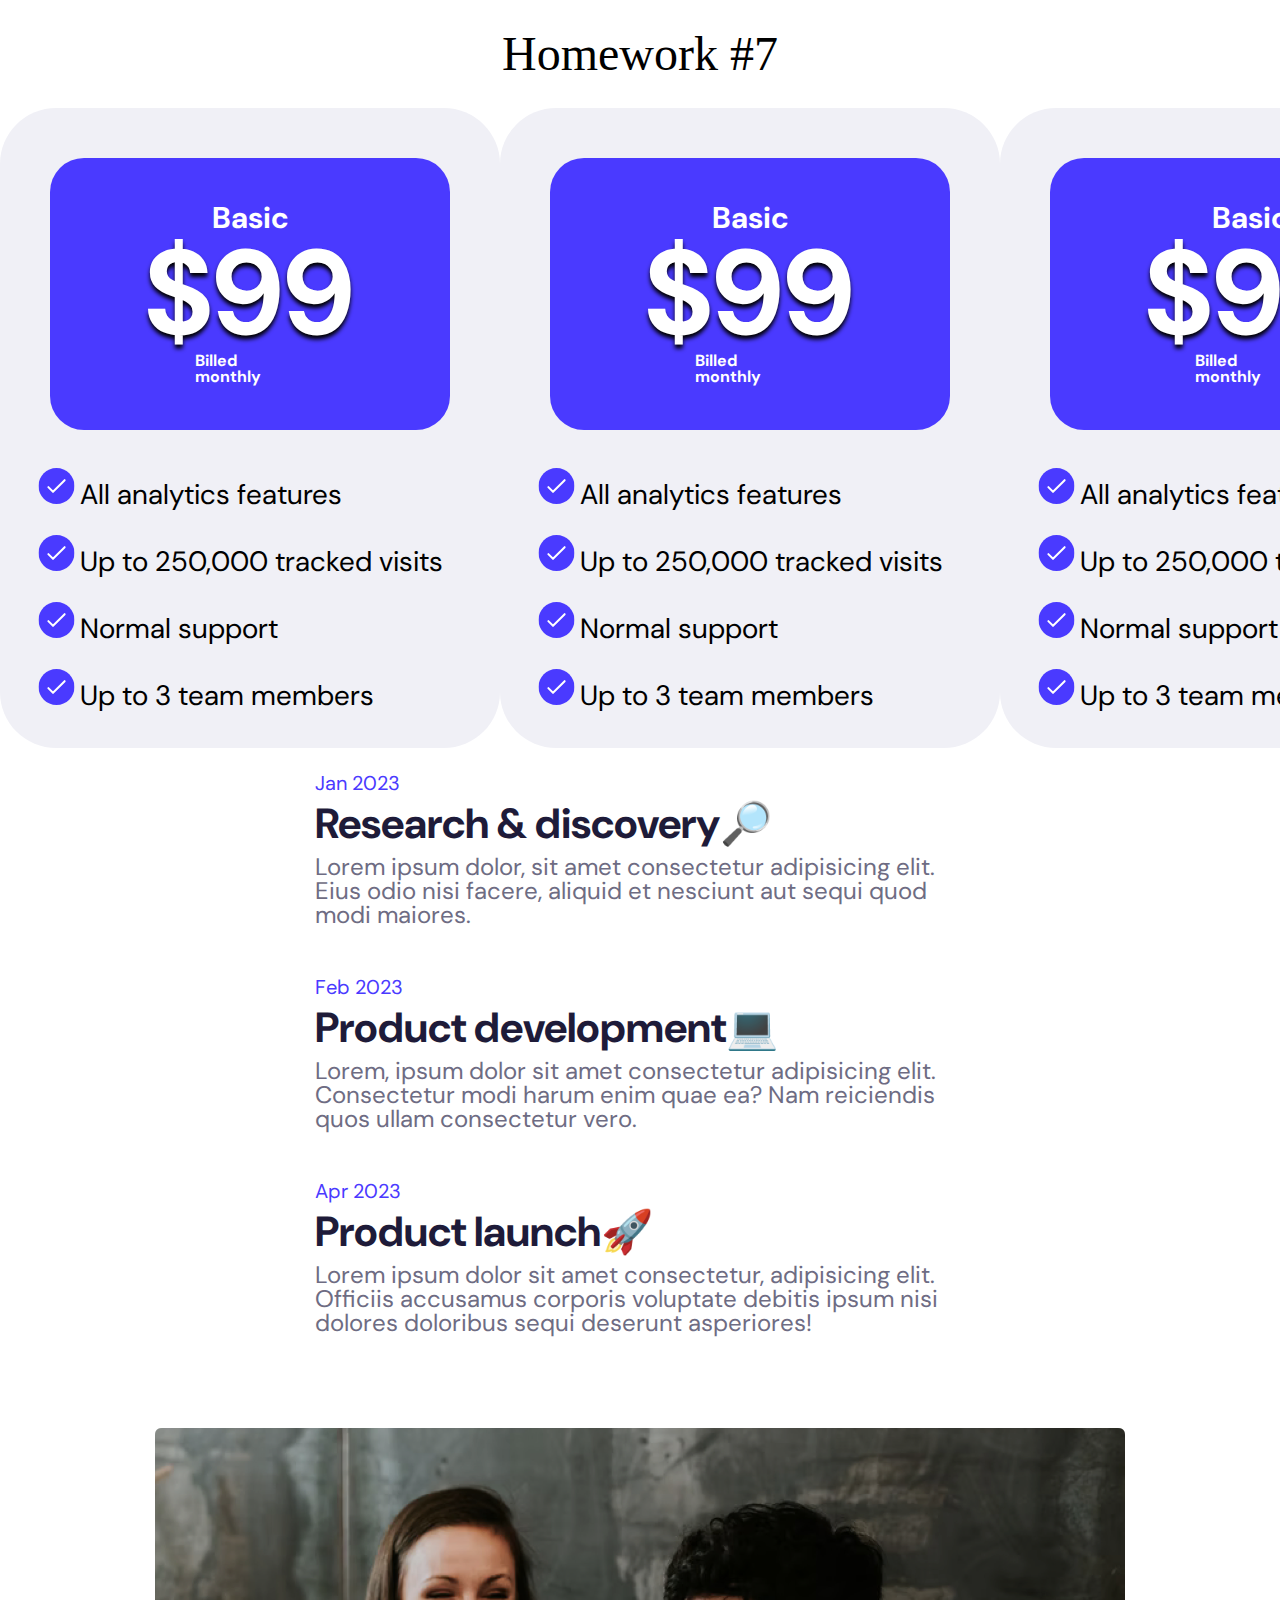
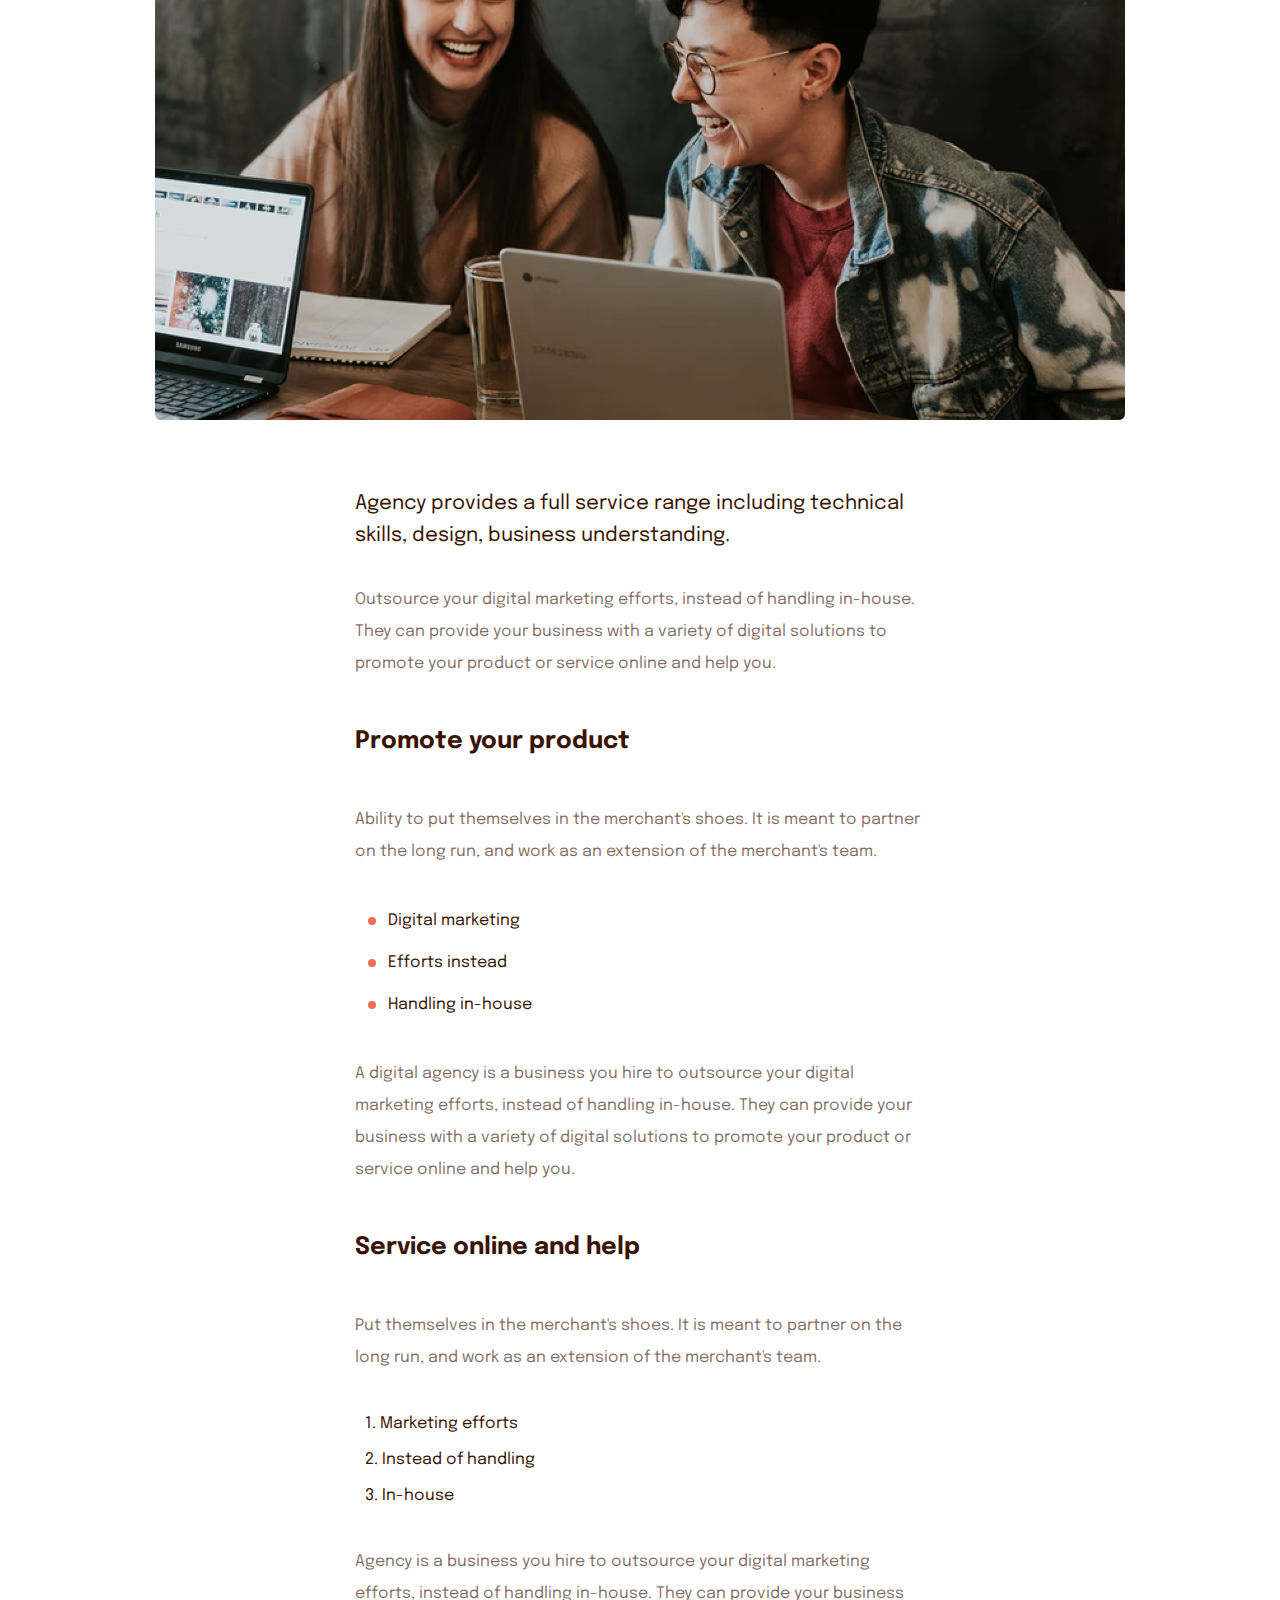
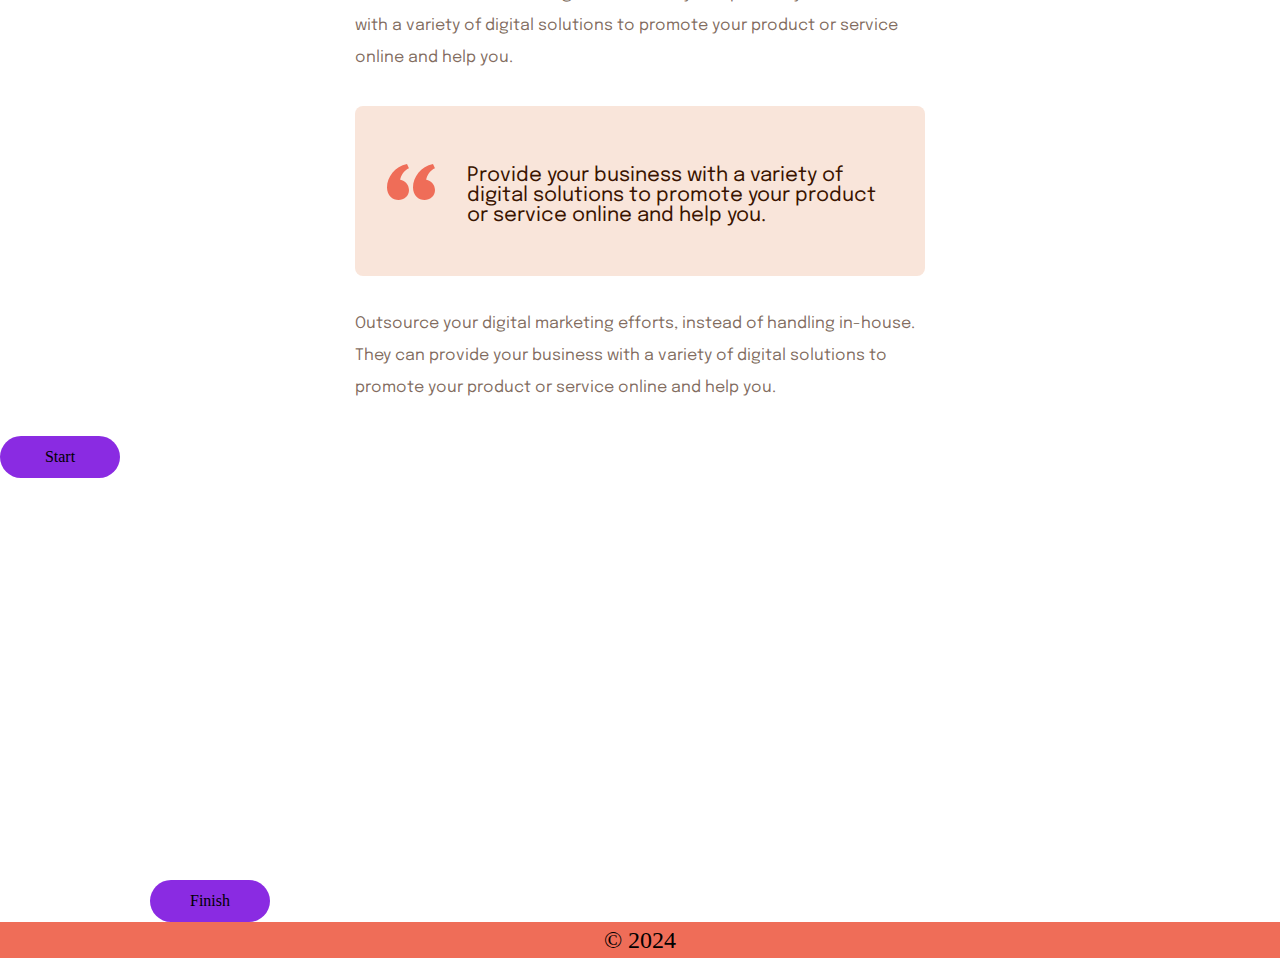
<file: lesson_07/index.html>
<!DOCTYPE html>
<html lang="en">
    <head>
        <meta charset="UTF-8">
        <meta name="viewport" content="width=device-width, initial-scale=1.0">
        <link rel="stylesheet" href="css/reset.css">
        <link rel="stylesheet" href="css/style.css">
        <link href="https://fonts.googleapis.com/css?family=Epilogue:regular,700,800,900" rel="stylesheet" />
        <link href="https://fonts.googleapis.com/css?family=DM+Sans:regular,700" rel="stylesheet" />
        <title>Document</title>
    </head>
    <body>
    <header><p class="header">Homework #7</p></header>
        <div class="price-list">
            <div class="card">
                <div class="card__price">
                    <span class="plan-name">Basic</span>
                    <span class="price">$99</span>
                    <span class="form">Billed monthly</span>
                </div>
                <div class="card__list">
                    <ul>
                        <li class="list__item">All analytics features</li>
                        <li class="list__item">Up to 250,000 tracked visits</li>
                        <li class="list__item">Normal support</li>
                        <li class="list__item">Up to 3 team members</li>
                    </ul>
                </div>
            </div>
            <div class="card">
                            <div class="card__price">
                                <span class="plan-name">Basic</span>
                                <span class="price">$99</span>
                                <span class="form">Billed monthly</span>
                            </div>
                            <div class="card__list">
                                <ul>
                                    <li class="list__item">All analytics features</li>
                                    <li class="list__item">Up to 250,000 tracked visits</li>
                                    <li class="list__item">Normal support</li>
                                    <li class="list__item">Up to 3 team members</li>
                                </ul>
                            </div>
            </div>
            <div class="card">
                            <div class="card__price">
                                <span class="plan-name">Basic</span>
                                <span class="price">$99</span>
                                <span class="form">Billed monthly</span>
                            </div>
                            <div class="card__list">
                                <ul>
                                    <li class="list__item">All analytics features</li>
                                    <li class="list__item">Up to 250,000 tracked visits</li>
                                    <li class="list__item">Normal support</li>
                                    <li class="list__item">Up to 3 team members</li>
                                </ul>
                            </div>
            </div>
        </div>
        <div class="timeline">
            <div class="type">
                <p class="data">Jan 2023</p>
                <h3 class="title">Research & discovery🔎</h3>
                <p class="sub-title">Lorem ipsum dolor, sit amet consectetur adipisicing elit. Eius odio nisi facere, aliquid et nesciunt aut sequi quod modi maiores.</p>
            </div>
            <div class="type">
                <p class="data">Feb 2023</p>
                <h3 class="title">Product development💻</h3>
                <p class="sub-title">Lorem, ipsum dolor sit amet consectetur adipisicing elit. Consectetur modi harum enim quae ea? Nam reiciendis quos ullam consectetur vero.</p>
            </div>
            <div class="type">
                <p class="data">Apr 2023</p>
                <h3 class="title">Product launch🚀</h3>
                <p class="sub-title">Lorem ipsum dolor sit amet consectetur, adipisicing elit. Officiis accusamus corporis voluptate debitis ipsum nisi dolores doloribus sequi deserunt asperiores!</p>
            </div>
        </div>
        
        <div class="agency">
            <img src="img/Bitmap.png" alt="#">
            <div class="business">
                <h4>Agency provides a full service range including technical skills, design, business understanding.</h4>
                <p class="text">Outsource your digital marketing efforts, instead of handling in-house. They can provide your business
                    with a variety of
                    digital solutions to promote your product or service online and help you.</p>
                <h3>Promote your product</h3>
                <p class="text">Ability to put themselves in the merchant's shoes. It is meant to partner on the long run, and work as
                    an extension of
                    the merchant's team.</p>
                <ul>
                    <li class="list, circle">Digital marketing</li>
                    <li class="list, circle">Efforts instead</li>
                    <li class="list, circle">Handling in-house</li>
                </ul>
                <p class="text">A digital agency is a business you hire to outsource your digital marketing efforts, instead of handling
                    in-house. They
                    can provide your business with a variety of digital solutions to promote your product or service online and help
                    you.</p>
                <h3>Service online and help</h3>
                <p class="text">Put themselves in the merchant's shoes. It is meant to partner on the long run, and work as an extension
                    of the
                    merchant's team.</p>
                <ul>
                    <li class="list">1. Marketing efforts</li>
                    <li class="list">2. Instead of handling</li>
                    <li class="list">3. In-house</li>
                </ul>
                <p class="text">Agency is a business you hire to outsource your digital marketing efforts, instead of handling in-house.
                    They can
                    provide your business with a variety of digital solutions to promote your product or service online and help you.
                </p>
                <div class="quote"><p class="quote__text">Provide your business with a variety of digital solutions to promote your product or service online and help you.</p></div>
                <p class="text">Outsource your digital marketing efforts, instead of handling in-house. They can provide your business
                    with a variety of
                    digital solutions to promote your product or service online and help you.</p>
            </div>
        </div>

        <div class="game">
            <ul class="game-list">
                <li class="block1 line">Start</li>
                <li class="block2 line"></li>
                <li class="block3 line"></li>
                <li class="block4 line"></li>
                <li class="block5 line"></li>
                <li class="block6 line"></li>
                <li class="block7 line"></li>
                <li class="block8 line"></li>
                <li class="block9 line"></li>
                <li class="block10 line"></li>
                <li class="block11 line">Finish</li>
            </ul>
        </div>
    <footer><p class="footer">© 2024</p></footer><!-- валідатор казав що в мене не закритий тег фоотер тому що я написав так "<footer>© 2024</footer> чи це є нормальний запис чи зараз краще як я написав?" -->
    </body>
</html>
</file>
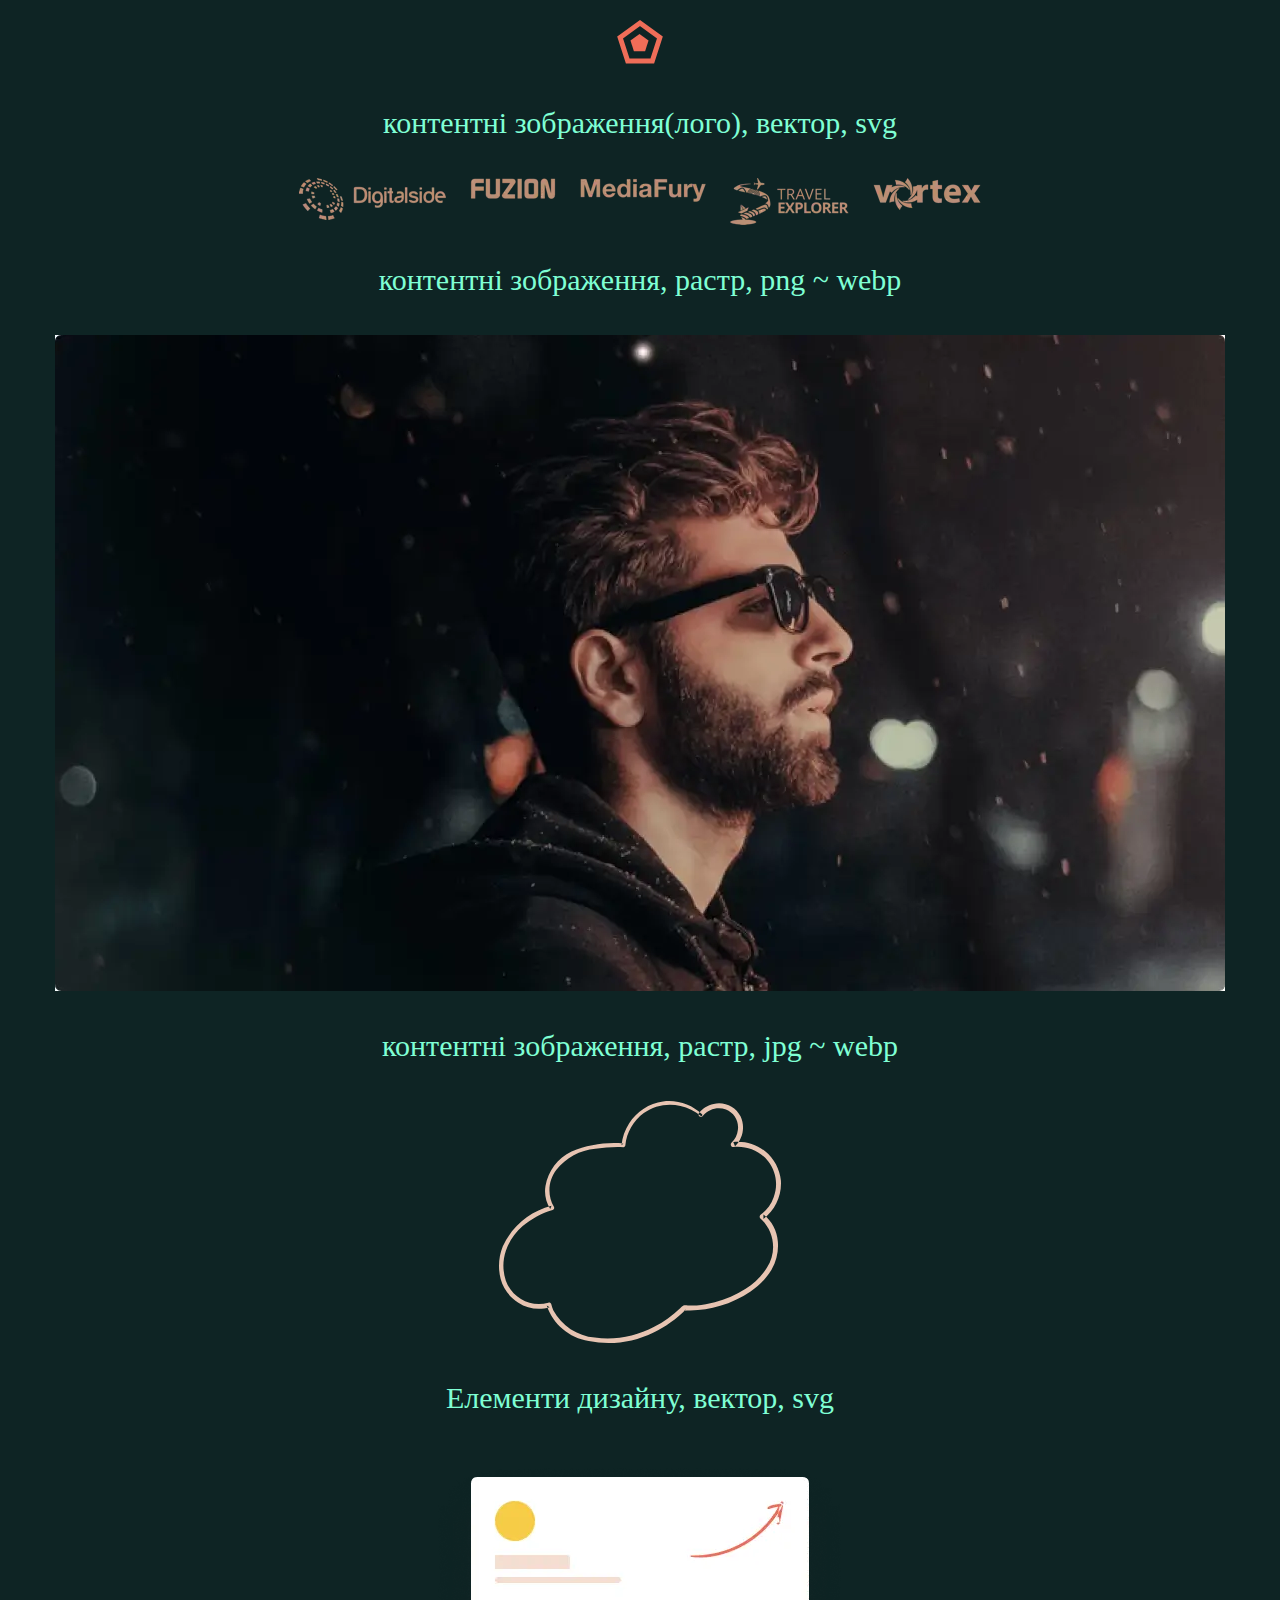
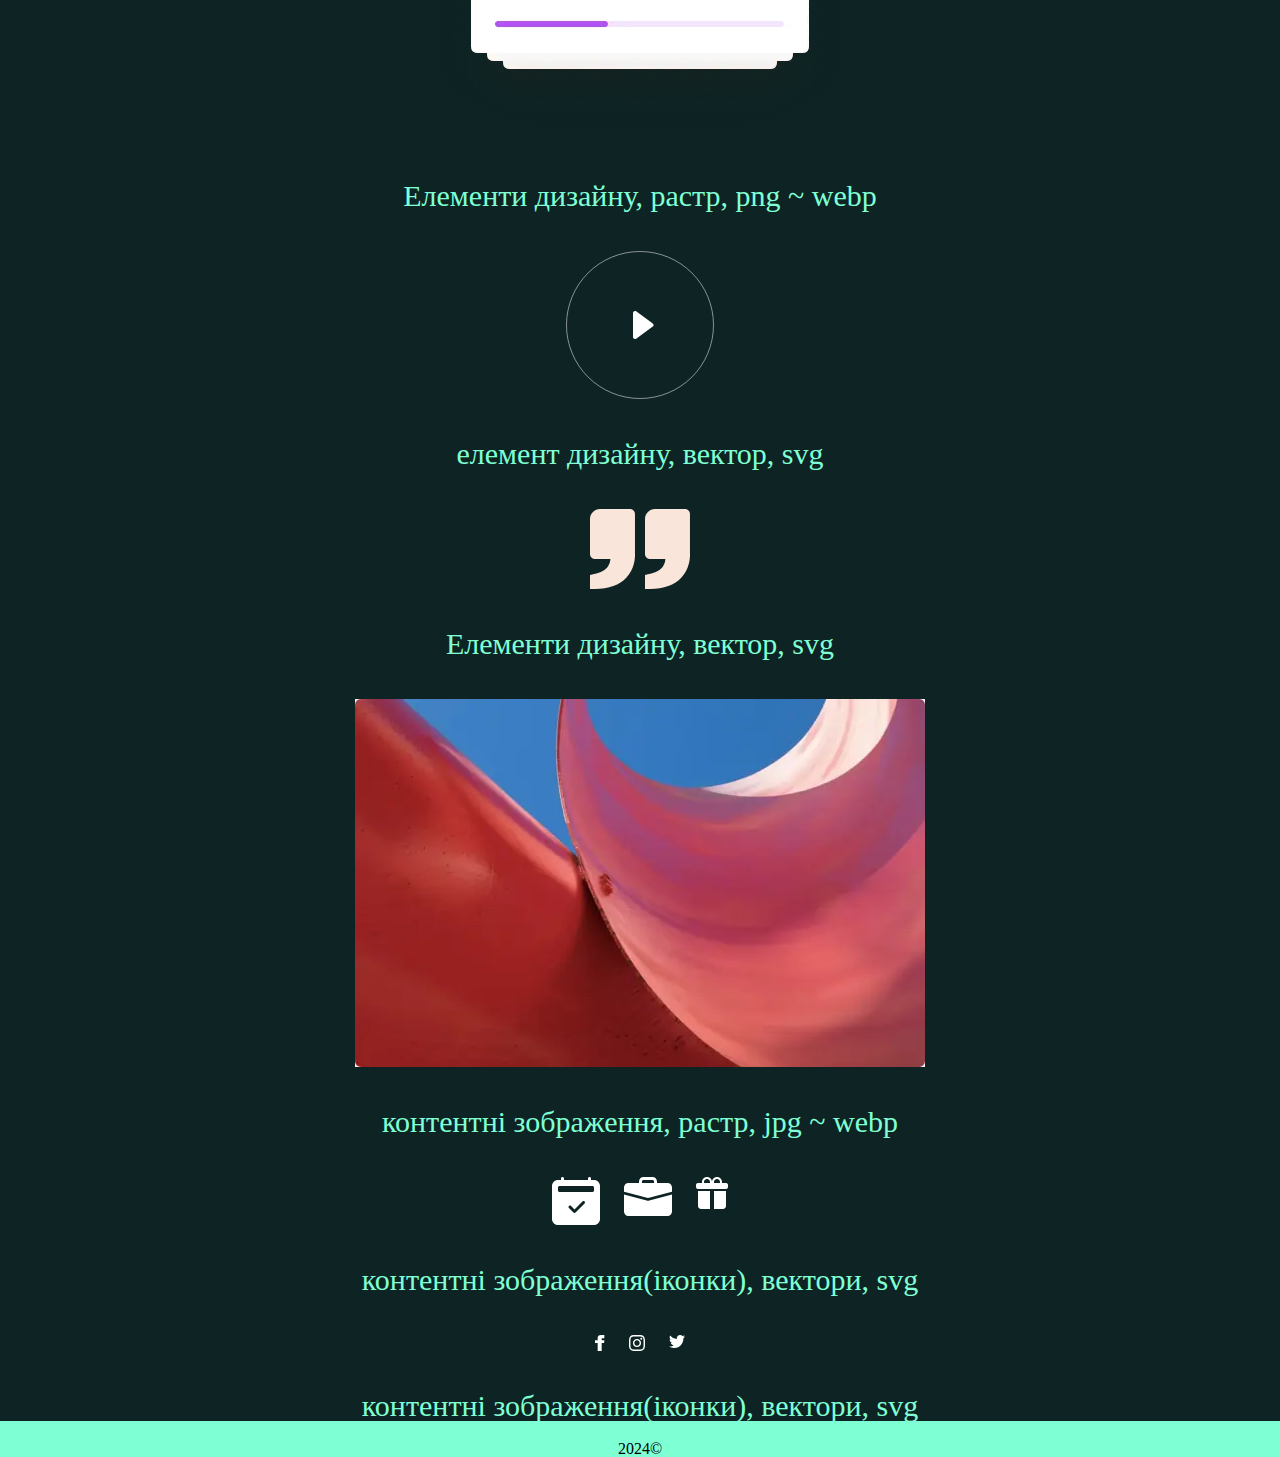
<file: lesson_08/index.html>
<!DOCTYPE html>
<html lang="en">
<head>
    <meta charset="UTF-8">
    <meta name="viewport" content="width=device-width, initial-scale=1.0">
    <link rel="stylesheet" href="css/reset.css">
    <link rel="stylesheet" href="css/style.css">
    <title>Document</title>
</head>
<body>
    <div class="wrapper">
        <header></header>
        <main class="page">
            <img src="img/logo.svg" alt="logo">
            <p>контентні зображення(лого), вектор, svg</p>
            <img src="img/companies/digitalside.webp" alt="companies Digitalside">
            <img src="img/companies/fuzion.webp" alt="companies Fuzion">
            <img src="img/companies/mediafury.webp" alt="companies Media Fury">
            <img src="img/companies/travel-explorer.webp" alt="companies Travel Explorer">
            <img src="img/companies/vortex.webp" alt="companies Vortex">
            <p>контентні зображення, растр, png ~ webp</p>
            <img class="men" srcset="img/men-1.5x.webp 1.5x, img/men-2x.webp 2x, img/men-3x.webp 3x, img/men-4x.webp 4x" src="img/men.webp" alt="Image of a man">
            <p>контентні зображення, растр, jpg ~ webp</p>
            <img src="img/cloud.svg" alt="svg cloud">
            <p>Елементи дизайну, вектор, svg</p>
            <img src="img/frame.webp" alt="frame">
            <p>Елементи дизайну, растр, png ~ webp</p>
            <img src="img/play.svg" alt="play">
            <p>елемент дизайну, вектор, svg</p>
            <img src="img/quote.svg" alt="qoute">
            <p>Елементи дизайну, вектор, svg</p>
            <img src="img/Video.webp" alt="video">
            <p>контентні зображення, растр, jpg ~ webp</p>
            <img src="img/icons/calendar.svg" alt="icon">
            <img src="img/icons/case.svg" alt="icon">
            <img src="img/icons/present.svg" alt="icon">
            <p>контентні зображення(іконки), вектори, svg</p>
            <img src="img/icons/facebook.svg" alt="facebook">
            <img src="img/icons/instagram.svg" alt="instagram">
            <img src="img/icons/twitter.svg" alt="twitter">
            <p>контентні зображення(іконки), вектори, svg</p>
        </main>
        <footer>2024©</footer>
    </div>
</body>
</html>
</file>
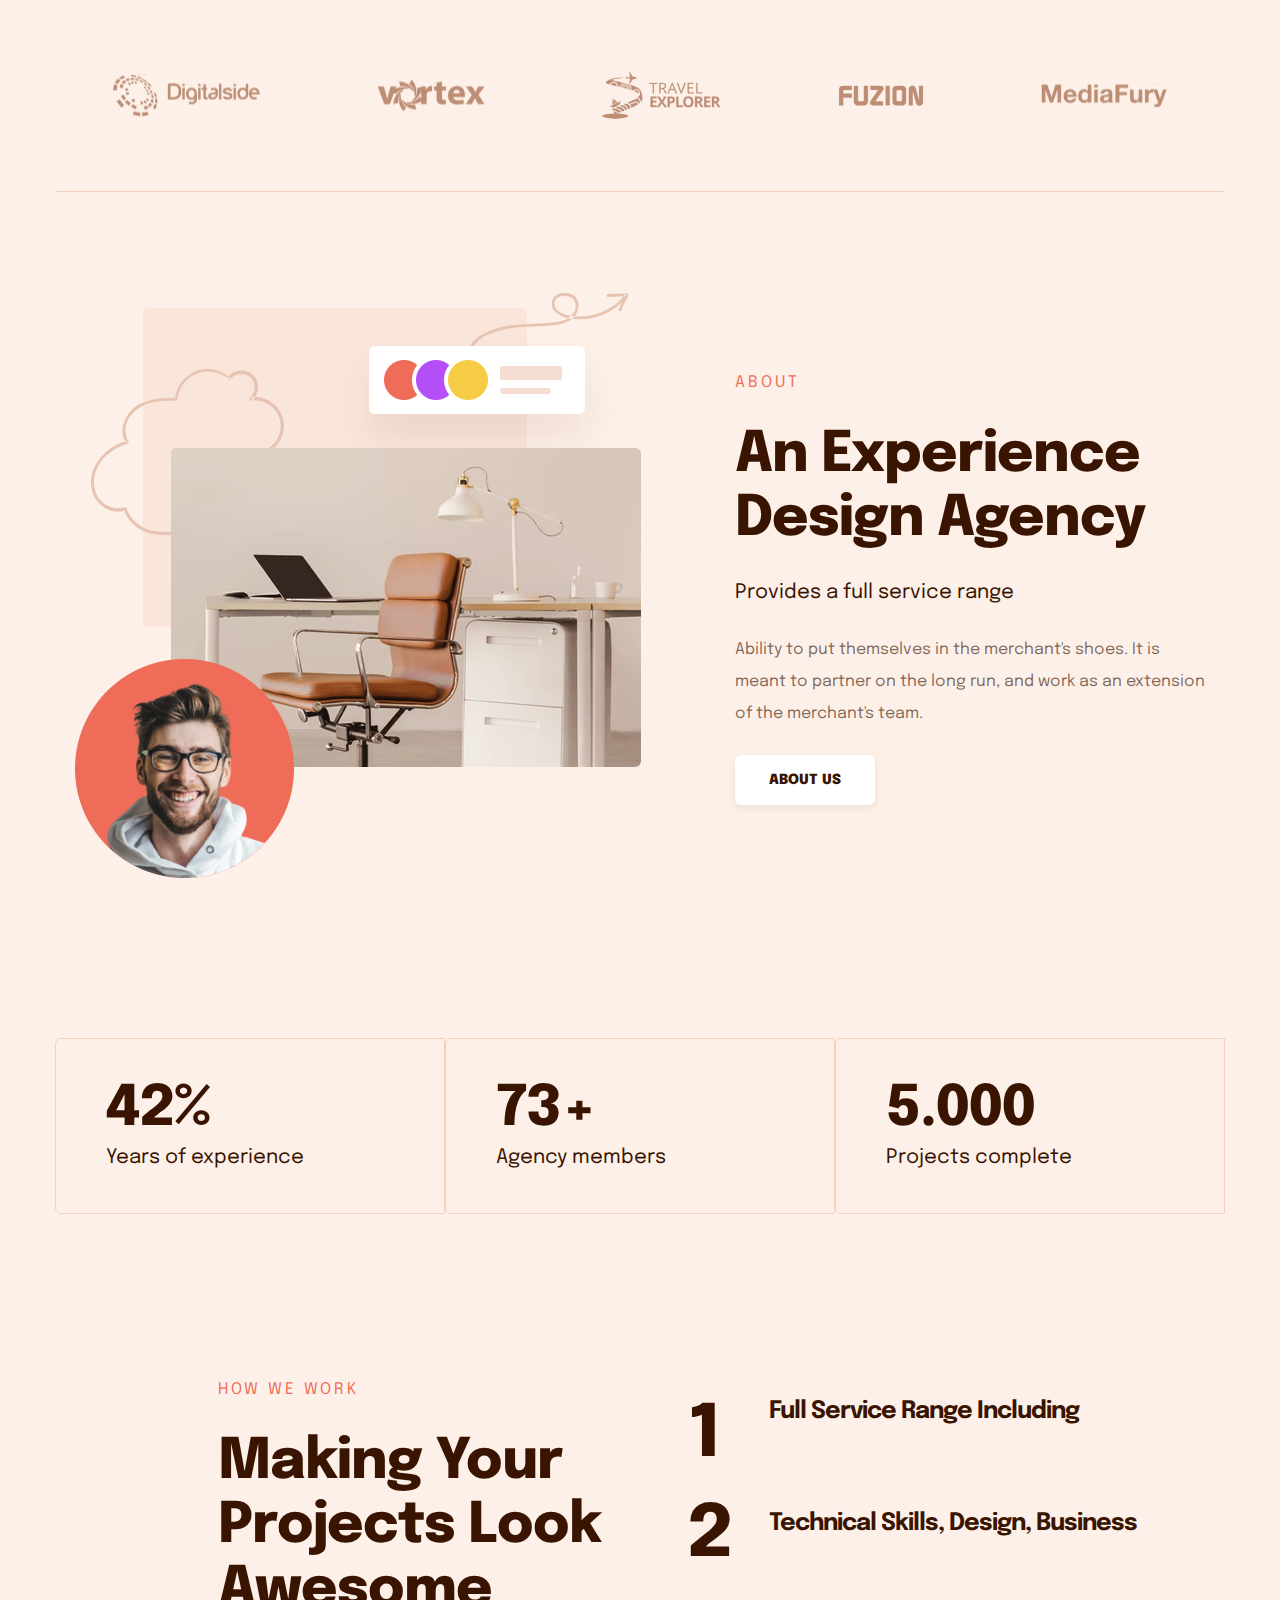
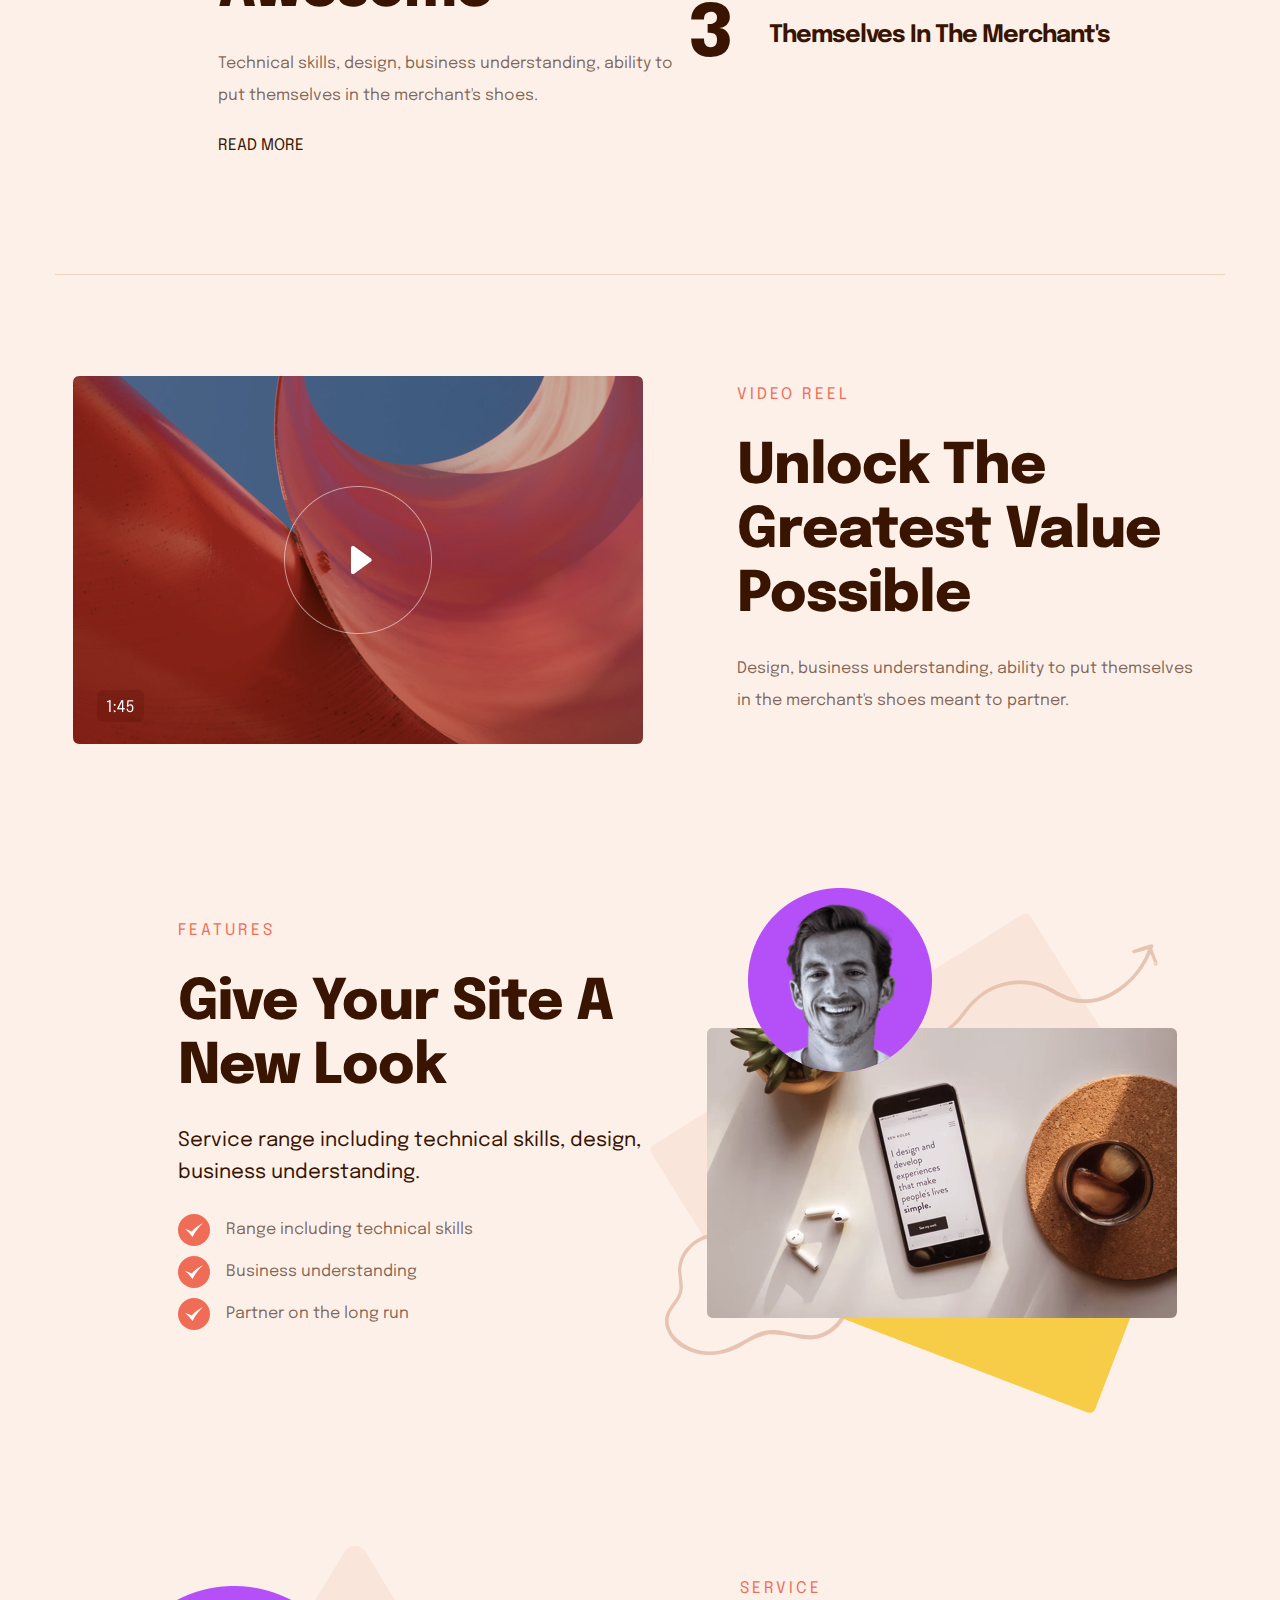
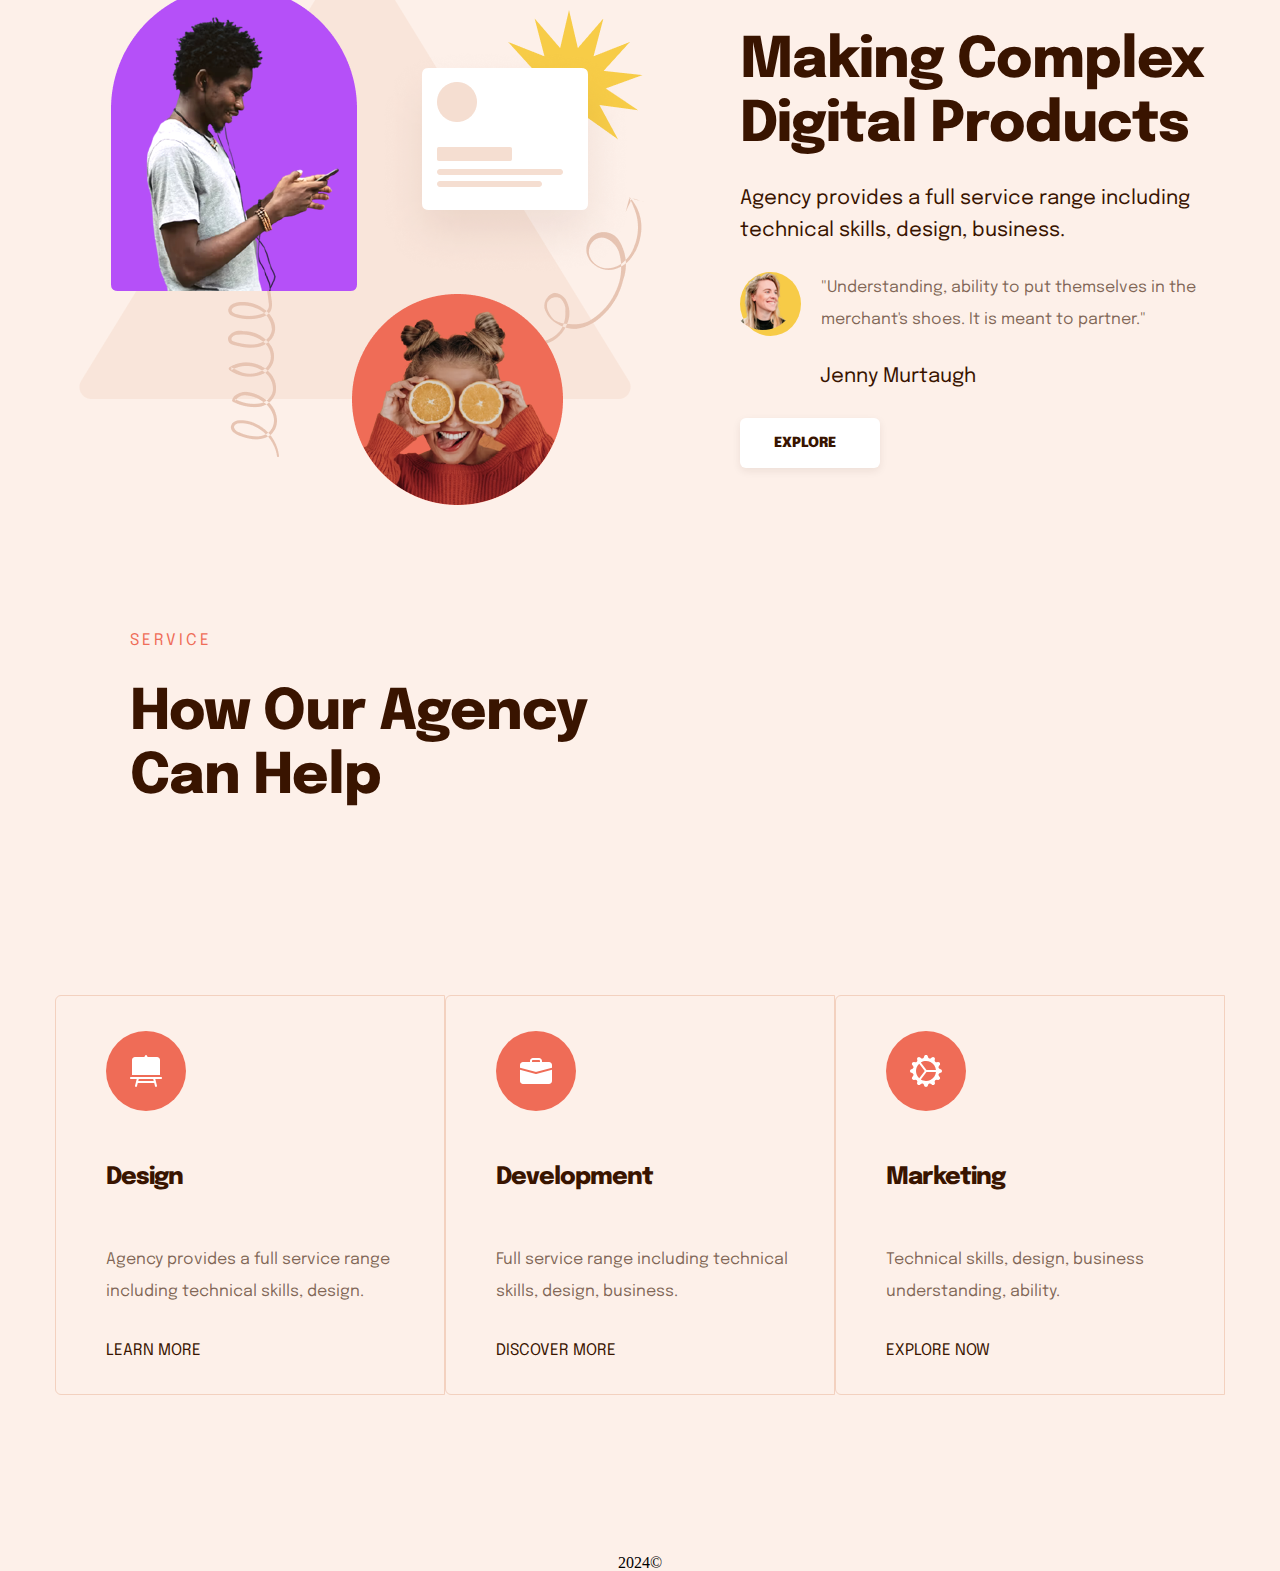
<file: lesson_09/index.html>
<!DOCTYPE html>
<html lang="en">
<head>
    <meta charset="UTF-8">
    <meta name="viewport" content="width=device-width, initial-scale=1.0">
    <link rel="stylesheet" href="css/reset.css">
    <link rel="stylesheet" href="css/style.css">
    <link href="https://fonts.googleapis.com/css?family=Epilogue:regular,700,800,900" rel="stylesheet" />
    <title>Document</title>
</head>
<body class="body">
    <div class="companies">
        <img src="img/companies/Digitalside.svg" alt="Compani Digitalside">
        <img src="img/companies/Vortex.svg" alt="Compani Vortex">
        <img src="img/companies/Travel_explorer.svg" alt="Compani Travel explore">
        <img src="img/companies/Fuzion.svg" alt="Compani Fuzion">
        <img src="img/companies/Media_Fury.svg" alt="Compani Media Fury">
    </div>
    <div class="body__separator"></div>
    <div class="card">
        <div class="card__image">
            <img src="img/people/chair.png" alt="Chair">
        </div>
        <div class="card__conteiner">
            <div class="card__block">
                <div class="card__title title"><h5>about</h5></div>
                <div class="card__subtitle subtitle"><h2>an experience design agency</h2></div>
                <div class="card__quote quote"><h6>Provides a full service range</h6></div>
                <div class="card__text text">Ability to put themselves in the merchant's shoes. It is meant to partner on the long run, and work as an extension of
                the merchant's team.</div>
                <span class="card__button">about us</span>
            </div>
        </div>
    </div>
        <div class="stats">
                    <div class="stats__block">
                        <div class="stats__value subtitle"><h2>42%</h2></div>
                        <div class="stats__description quote"><h6>Years of experience</h6></div>
                    </div>
                    <div class="stats__block">
                        <div class="stats__value subtitle"><h2>73+</h2></div>
                        <div class="stats__description quote"><h6>Agency members</h6></div>
                    </div>
                    <div class="stats__block">
                        <div class="stats__value subtitle"><h2>5.000</h2></div>
                        <div class="stats__description quote"><h6>Projects complete</h6></div>
                    </div>
        </div>
        <!-- ------------------------------------------- -->
        <div class="card">
            <div class="card__conteiner">
                <div class="card__block">
                    <div class="card__title title">
                        <h5>how we work</h5>
                    </div>
                    <div class="card__subtitle subtitle">
                        <h2>Making Your Projects Look Awesome</h2>
                    </div>
                    <div class="card__text text">Technical skills, design, business understanding, ability to put themselves in the
                        merchant's shoes.</div>
                    <a class="link">read more</a>
                </div>
                <div class="list">
                    <div class="list__items">
                        <h1 class="list__item">1</h1>
                        <h1 class="list__item">2</h1>
                        <h1 class="list__item">3</h1>
                    </div>
                    <div class="list__description">
                        <div class="subtitle subtitle--light">Full service range including</div>
                        <div class="subtitle subtitle--light">Technical skills, design, business</div>
                        <div class="subtitle subtitle--light">Themselves in the merchant's</div>
                    </div>
                </div>
            </div>
        </div>
    <div class="body__separator"></div>
    <div class="card">
        <div class="card__image">
            <img src="img/Video.png" alt="Video">
        </div>
        <div class="card__conteiner">
            <div class="card__block card__block--wider">
                <div class="card__title title"><h5>Video Reel</h5></div>
                <div class="card__subtitle subtitle card__subtitle subtitle--smaller"><h2>Unlock The Greatest Value Possible</h2></div>
                <div class="card__text text">Design, business understanding, ability to put themselves in the merchant's shoes meant to partner.</div>
            </div>
        </div>
    </div>
    <div class="card">
        <div class="card__conteiner conteiner-body">
            <div class="card__block">
                <div class="card__title title"><h5>Features</h5></div>
                <div class="card__subtitle subtitle"><h2>Give Your Site A New Look</h2></div>
                <div class="card__quote quote"><h6>Service range including technical skills, design, business understanding.</h6></div>
                <div class="card__text text card__text text--list">
                    <ul>
                        <li>Range including technical skills</li>
                        <li>Business understanding</li>
                        <li>Partner on the long run</li>
                    </ul>
                </div>
            </div>
            <div class="card__image">
                <img src="img/people/phone.png" alt="Phone">
            </div>
        </div>
    </div>
    <div class="card">
        <div class="card__image">
            <img src="img/people/oranges.png" alt="Oranges">
        </div>
        <div class="card__conteiner">
            <div class="card__block">
                <div class="card__title title"><h5>Service</h5></div>
                <div class="card__subtitle subtitle"><h2>Making Complex Digital Products</h2></div>
                <div class="card__quote quote card__quote quote"><h6>Agency provides a full service range including technical skills, design, business.</h6></div>
                <div class="card__feedback feedback">
                    <a class="feedback__selfie" href="#"><img src="img/people/selfie.png" alt="selfie"></a>
                    <div class="text">"Understanding, ability to put themselves in the merchant's shoes. It is meant to partner."</div>
                </div>
                <div class="quote quote--name"><h6>Jenny Murtaugh</h6></div>
                <span class="card__button">Explore</span>
            </div>
        </div>
    </div>
    <!-- ------------------------------------------------- -->
    <div class="card card--position">
        <div class="card__conteiner">
            <div class="card__block">
                <div class="title"><h5>Service</h5></div>
                <div class="subtitle"><h2>How Our Agency Can Help</h2></div>
            </div>
        </div>
    </div>
    <div class="articles">
        <div class="articles__block articles__block--size">
            <span class="articles__icon"><img class="articles__icon--design" src="img/Design.svg" alt="Design"></span>
            <div class="subtitle subtitle--size"><h2>Design</h2></div>
            <div class="text text--size"><h6>Agency provides a full service range including technical skills, design.</h6></div>
            <a class="link link--size">learn more</a>
        </div>
        <div class="articles__block articles__block--size">
            <span class="articles__icon"><img class="articles__icon--design" src="img/Development.svg" alt="Design"></span>
            <div class=" subtitle  subtitle--size"><h2>Development</h2></div>
            <div class="text text--size"><h6>Full service range including technical skills, design, business.</h6></div>
            <a class="link link--size">Discover More</a>
        </div>
        <div class="articles__block articles__block--size">
            <span class="articles__icon"><img class="articles__icon--design" src="img/Marketing.svg" alt="Design"></span>
            <div class="subtitle subtitle--size"><h2>Marketing</h2></div>
            <div class="text text--size"><h6>Technical skills, design, business understanding, ability.</h6></div>
            <a class="link link--size">Explore Now</a>
        </div>
    </div>
    
    <footer>2024©</footer>
</body>
</html>
</file>
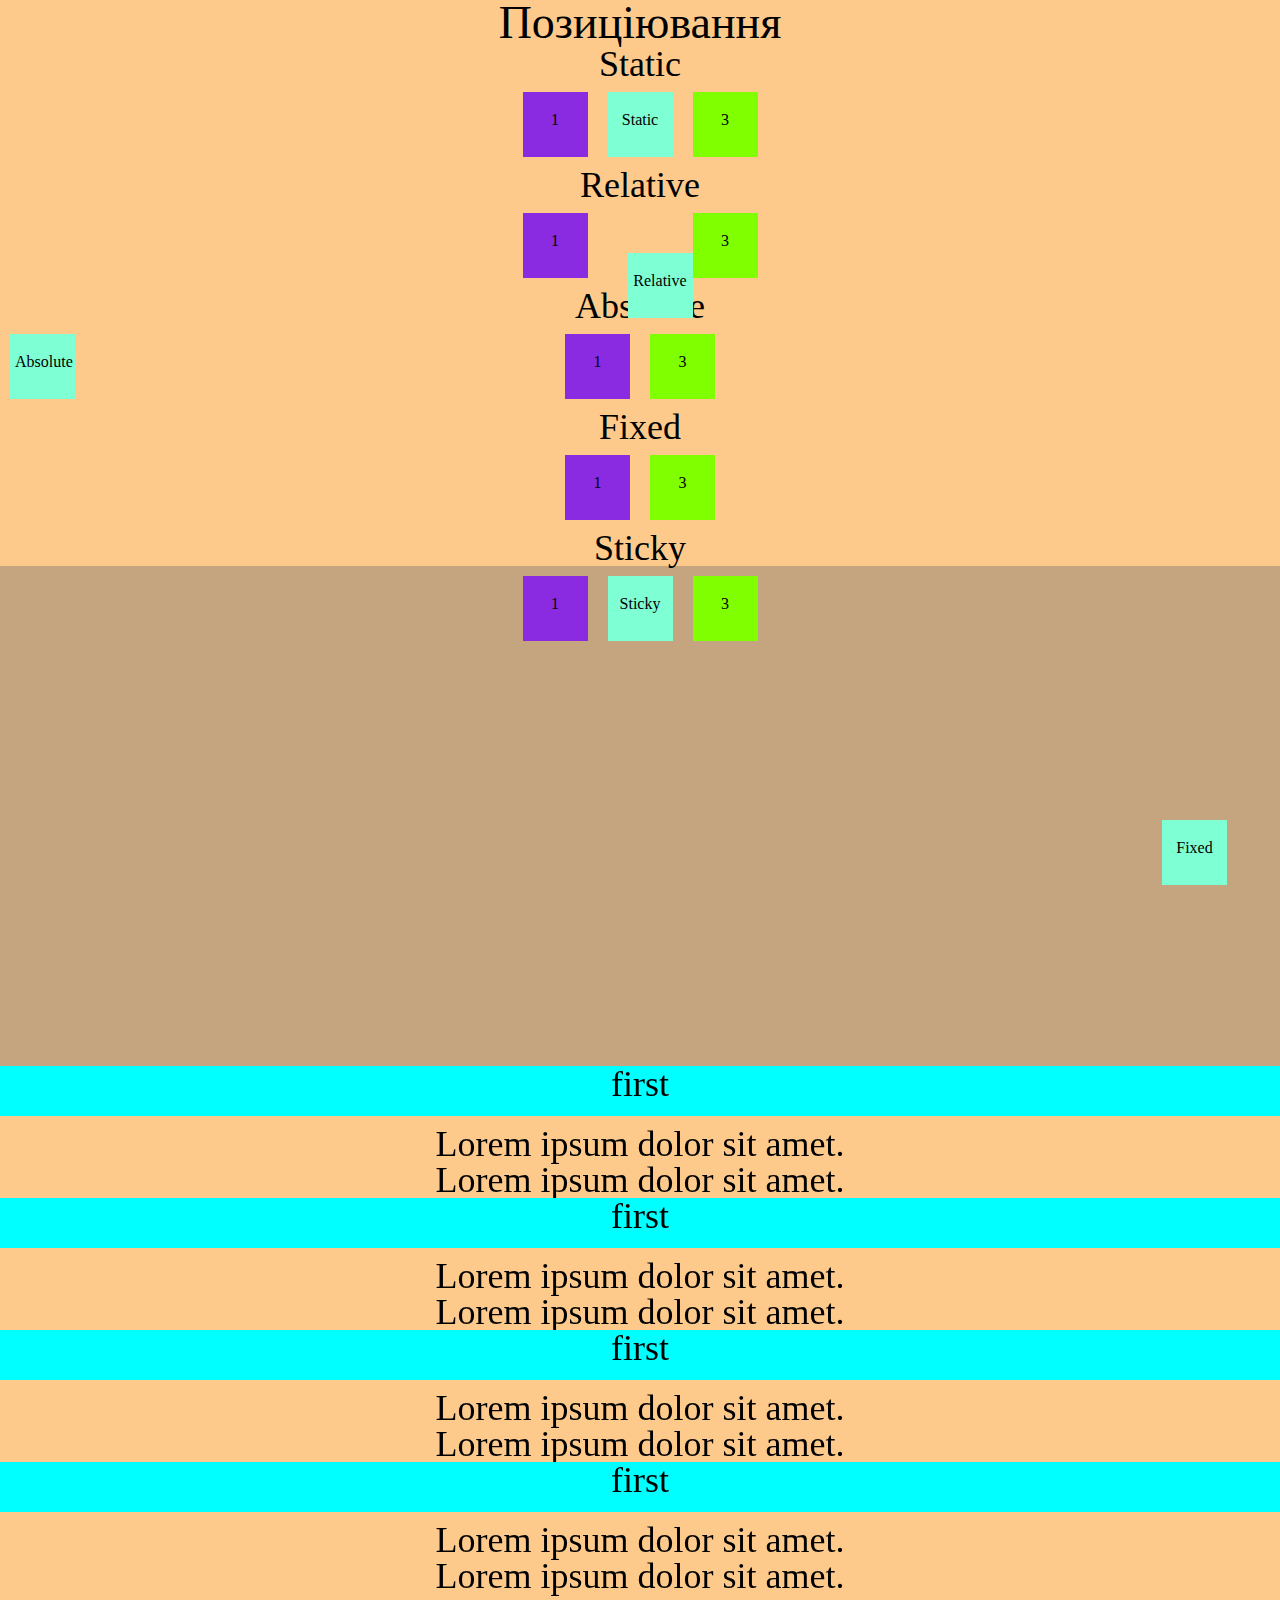
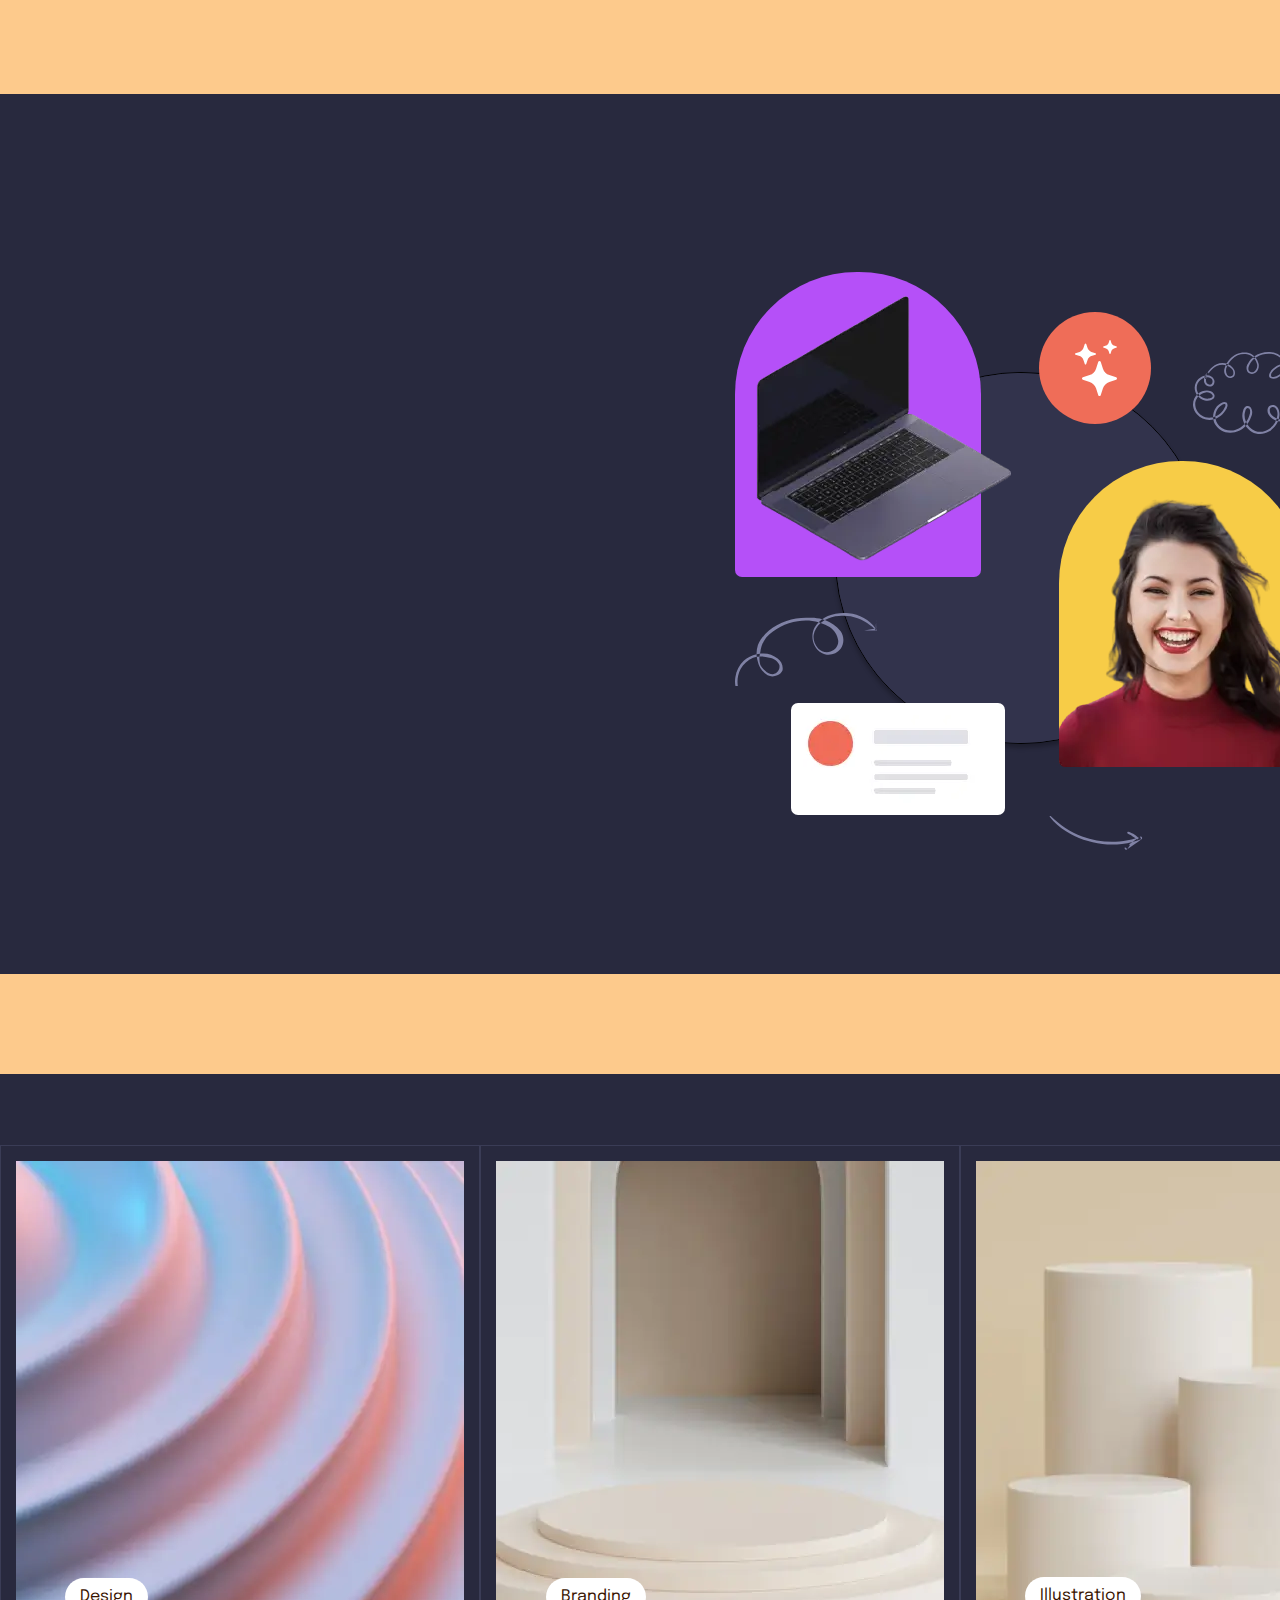
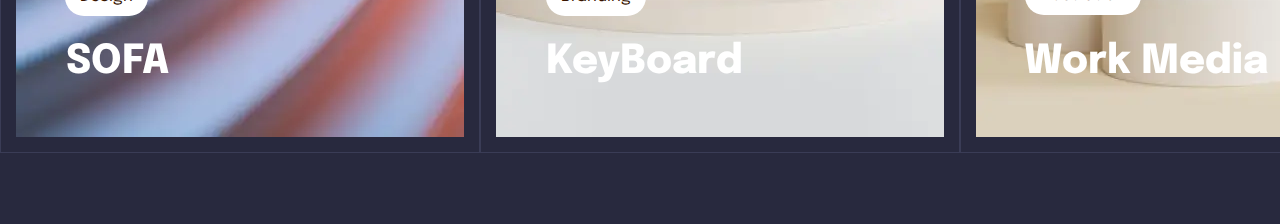
<file: lesson_10/index.html>
<!DOCTYPE html>
<html lang="en">
<head>
    <meta charset="UTF-8">
    <meta name="viewport" content="width=device-width, initial-scale=1.0">
    <link rel="stylesheet" href="css/reset.css">
    <link rel="stylesheet" href="css/style.css">
    <link href="https://fonts.googleapis.com/css?family=Epilogue:regular,800" rel="stylesheet" />
    <link href="https://fonts.googleapis.com/css?family=Epilogue:regular,700,800,900" rel="stylesheet" />
    <title>Document</title>
</head>
<body>
    <div class="wrapper">
        <h1>Позиціювання</h1>
        <p>Static</p>
            <div class="wrapper__page wrapper__page--static">
                <div class="wrapper__block wrapper__block--1">1</div>
                <div class="wrapper__block wrapper__block--2  wrapper__block--static">Static</div>
                <div class="wrapper__block wrapper__block--3">3</div>
            </div>
        <p>Relative</p>
            <div class="wrapper__page wrapper__page--relative">
                <div class="wrapper__block wrapper__block--1">1</div>
                <div class="wrapper__block wrapper__block--2  wrapper__block--relative">Relative</div>
                <div class="wrapper__block wrapper__block--3 ">3</div>
            </div>
        <p>Absolute</p>
            <div class="wrapper__page wrapper__page--absolute">
                <div class="wrapper__block wrapper__block--1">1</div>
                <div class="wrapper__block wrapper__block--2 wrapper__block--absolute">Absolute</div>
                <div class="wrapper__block wrapper__block--3 ">3</div>
            </div>
        <p>Fixed</p>
            <div class="wrapper__page wrapper__page--fixed">
                <div class="wrapper__block wrapper__block--1">1</div>
                <div class="wrapper__block wrapper__block--2  wrapper__block--fixed">Fixed</div>
                <div class="wrapper__block wrapper__block--3 ">3</div>
            </div>
        <p>Sticky</p>
            <div class="wrapper__page wrapper__page--sticky">
                <div class="wrapper__block wrapper__block--1 ">1</div>
                <div class="wrapper__block wrapper__block--2  wrapper__block--sticky">Sticky</div>
                <div class="wrapper__block wrapper__block--3 ">3</div>
            </div>
        <div class="sticky-header">
            <div class="sticky-header__box">
                <div class="sticky-header__title">first</div>
                <p>Lorem ipsum dolor sit amet.</p>
                <p>Lorem ipsum dolor sit amet.</p>
            </div>
            <div class="sticky-header__box">
                <div class="sticky-header__title">first</div>
                <p>Lorem ipsum dolor sit amet.</p>
                <p>Lorem ipsum dolor sit amet.</p>
            </div>
            <div class="sticky-header__box">
                <div class="sticky-header__title">first</div>
                <p>Lorem ipsum dolor sit amet.</p>
                <p>Lorem ipsum dolor sit amet.</p>
            </div>
            <div class="sticky-header__box">
                <div class="sticky-header__title">first</div>
                <p>Lorem ipsum dolor sit amet.</p>
                <p>Lorem ipsum dolor sit amet.</p>
            </div>
        </div>
        <div class="homework">
            <div class="homework__thumbnail thumbnail-homework">
                <div class="thumbnail-homework__item thumbnail-homework__item--ovel">
                    <img src="img/card/Oval.svg" alt="oval">
                </div>
                <div class="thumbnail-homework__item thumbnail-homework__item--laptop">
                    <img src="img/card/laptop.webp" alt="laptop">
                </div>
                <div class="thumbnail-homework__item thumbnail-homework__item--star">
                    <img src="img/card/star.svg" alt="star">
                </div>
                <div class="thumbnail-homework__item thumbnail-homework__item--cloud">
                    <img src="img/card/cloud.svg" alt="cloud">
                </div>
                <div class="thumbnail-homework__item thumbnail-homework__item--girl">
                    <img src="img/card/girl.webp" alt="girl">
                </div>
                <div class="thumbnail-homework__item thumbnail-homework__item--shape">
                    <img src="img/card/shape.svg" alt="shape">
                </div>
                <div class="thumbnail-homework__item thumbnail-homework__item--arrow">
                    <img src="img/card/arrow.svg" alt="arrow">
                </div>
                <div class="thumbnail-homework__item thumbnail-homework__item--screen">
                    <img src="img/card/screen.webp" alt="screen">
                </div>
            </div>
            <div class="homework__galery galery-homework">
                <div class="galery-homework__card galery-homework__card--design">
                    <div class="galery-homework__button galery-homework__button--design">
                        <span>design</span>
                    </div>
                    <div class="galery-homework__text galery-homework__text--design">
                        <h3>sofa</h3>
                    </div>
                </div>
                <div class="galery-homework__card galery-homework__card--branding">
                    <div class="galery-homework__button galery-homework__button--branding">
                        <span>Branding</span>
                    </div>
                    <div class="galery-homework__text galery-homework__text--branding">
                        <h3>KeyBoard</h3>
                    </div>
                </div>
                <div class="galery-homework__card galery-homework__card--illustration">
                    <div class="galery-homework__button galery-homework__button--illustration">
                        <span>illustration</span>
                    </div>
                    <div class="galery-homework__text galery-homework__text--illustration">
                        <h3>work media</h3>
                    </div>
                </div>
            </div>
        </div>
    </div>
</body>
</html>
</file>
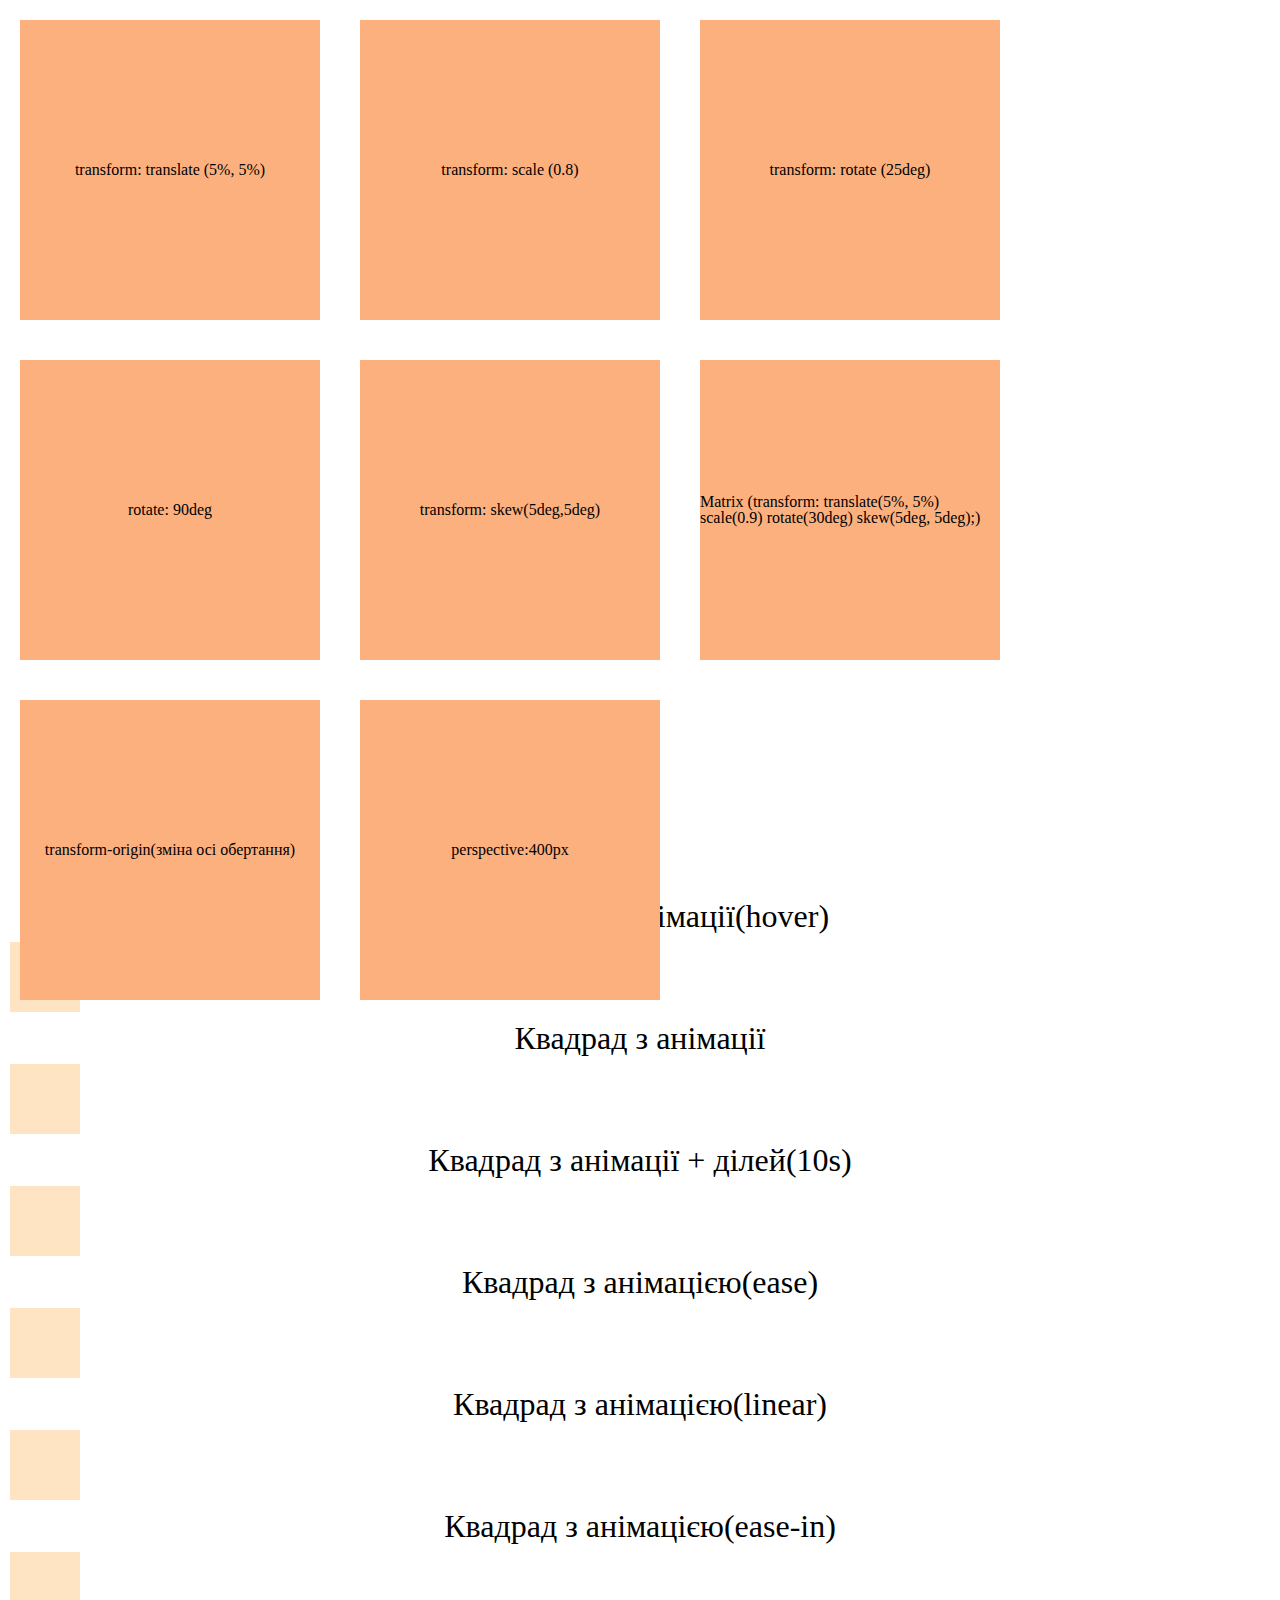
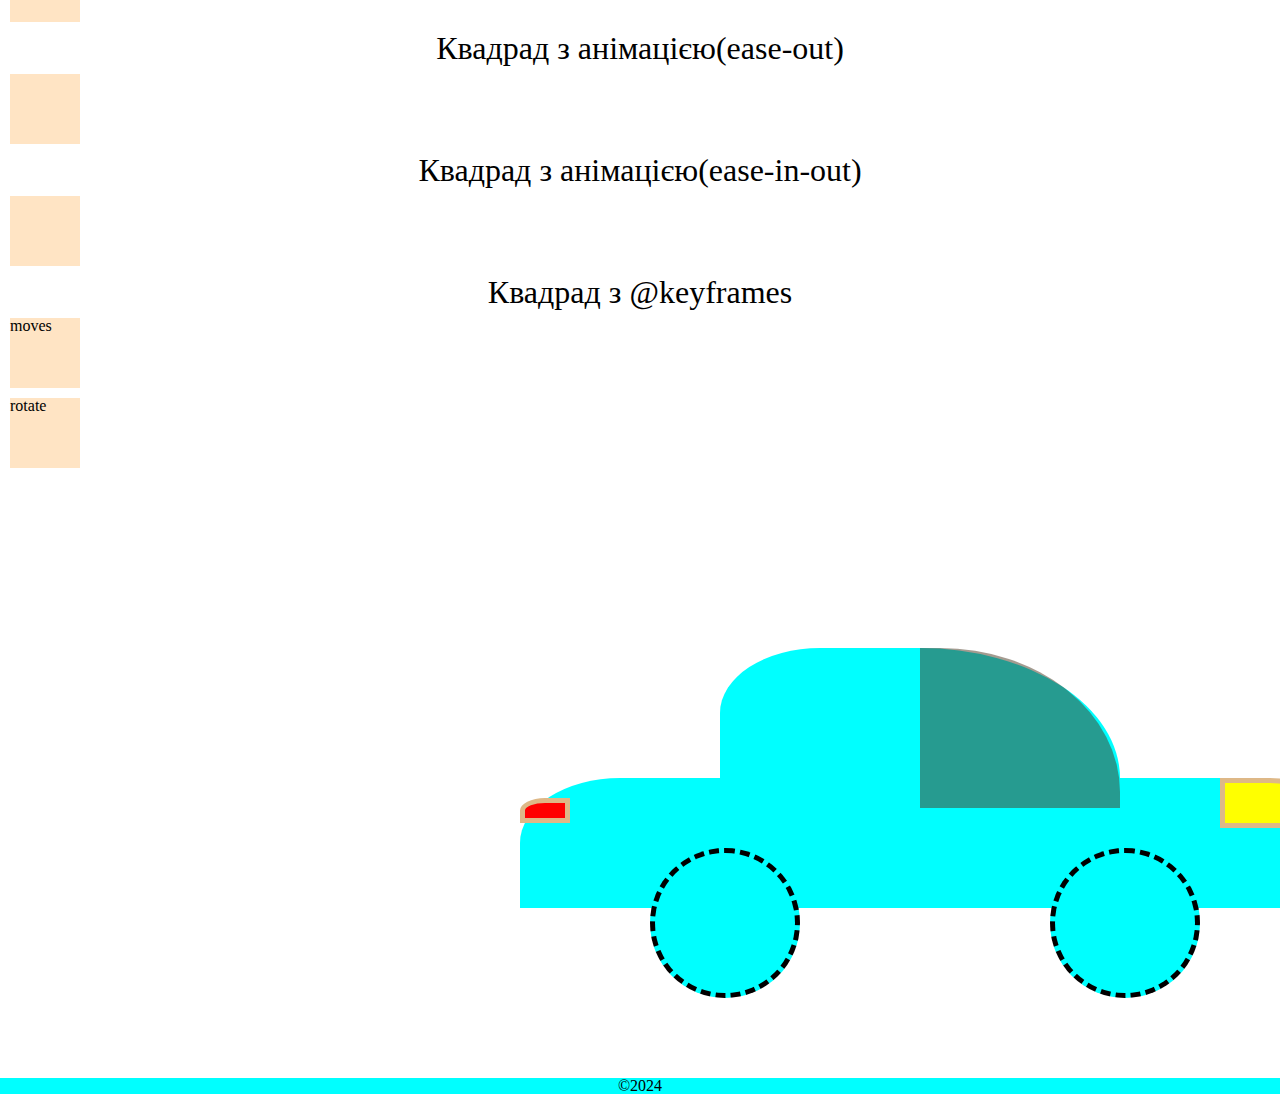
<file: lesson_11/index.html>
<!DOCTYPE html>
<html lang="en">
<head>
    <meta charset="UTF-8">
    <meta name="viewport" content="width=device-width, initial-scale=1.0">
    <link rel="stylesheet" href="css/reset.css">
    <link rel="stylesheet" href="css/style.css">
    <title>Document</title>
</head>
<body>
    <header></header>
    <div class="wrapper">
        <div class="block">
            <div class="block__item block__item--transform-translate">
                <p>transform: translate (5%, 5%)</p>
            </div>
        </div>
        <div class="block">
            <div class="block__item block__item--transform-scale">
                <p>transform: scale (0.8)</p>
            </div>
        </div>
        <div class="block">
            <div class="block__item block__item--transform-rotate">
                <p>transform: rotate (25deg)</p>
            </div>
        </div>
        <div class="block">
            <div class="block__item block__item--rotate">
                <p>rotate: 90deg</p>
            </div>
        </div>
        <div class="block">
            <div class="block__item block__item--transform-skew">
                <p>transform: skew(5deg,5deg)</p>
            </div>
        </div>
        <div class="block">
            <div class="block__item block__item--matrix">
                <p>Matrix (transform: translate(5%, 5%) scale(0.9) rotate(30deg) skew(5deg, 5deg);)</p>
            </div>
        </div>
        <div class="block">
            <div class="block__item block__item--transform-origin">
                <p>transform-origin(зміна осі обертання)</p>
            </div>
        </div>
        <div class="block">
            <div class="block__item block__item--perspective">
                <p>perspective:400px</p>
            </div>
        </div>
    </div>
    <div class="animation">
        <div class="animation__list list">
            <p>Квадрад Без анімації(hover)</p>
            <div class="list__item list__item--usual"></div>
            <p>Квадрад з анімації</p>
            <div class="list__item list__item--animated"></div>
            <p>Квадрад з анімації + ділей(10s)</p>
            <div class="list__item list__item--delay"></div>
            <p>Квадрад з анімацією(ease)</p>
            <div class="list__item list__item--animated list__item--animated-ease"></div>
            <p>Квадрад з анімацією(linear)</p>
            <div class="list__item list__item--animated list__item--animated-linear"></div>
            <p>Квадрад з анімацією(ease-in)</p>
            <div class="list__item list__item--animated list__item--animated-ease-in"></div>
            <p>Квадрад з анімацією(ease-out)</p>
            <div class="list__item list__item--animated list__item--animated-ease-out"></div>
            <p>Квадрад з анімацією(ease-in-out)</p>
            <div class="list__item list__item--animated list__item--animated-ease-in-out"></div>
            <p>Квадрад з @keyframes</p>
            <div class="list__item list__item--keyframes list__item--keyframes-moves">moves</div>
            <div class="list__item list__item--keyframes list__item--keyframes-rotate">rotate</div>
        </div>
    </div>
    <div class="car">
        <div class="car__details details">
            <div class="details__start"></div>
            <div class="details__center"></div>
            <div class="details__end"></div>
            <div class="details__wheel-end"></div>
            <div class="details__wheel-start"></div>
            <div class="details__lights-red"></div>
            <div class="details__lights-yellow"></div>
            <div class="details__glass"></div>
        </div>
    </div>
    <footer>©2024</footer>
</body>
</html>
</file>
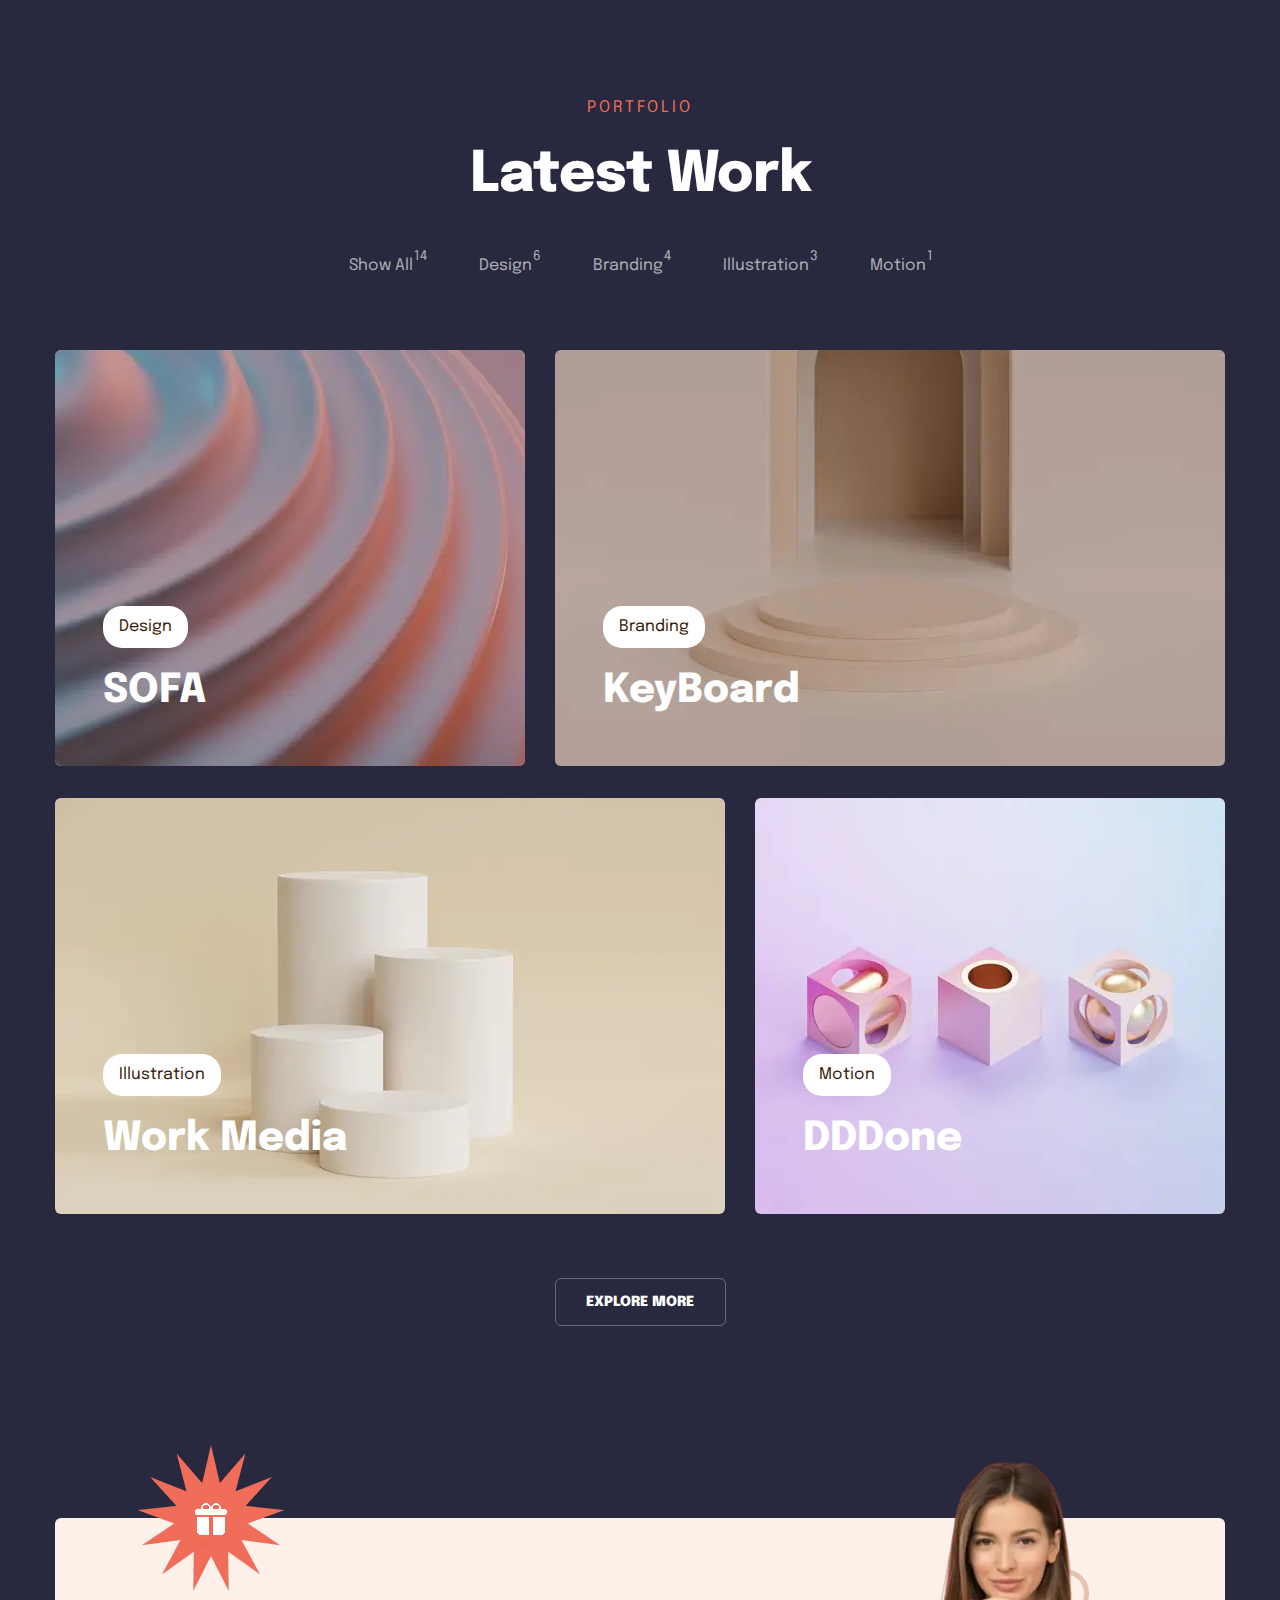
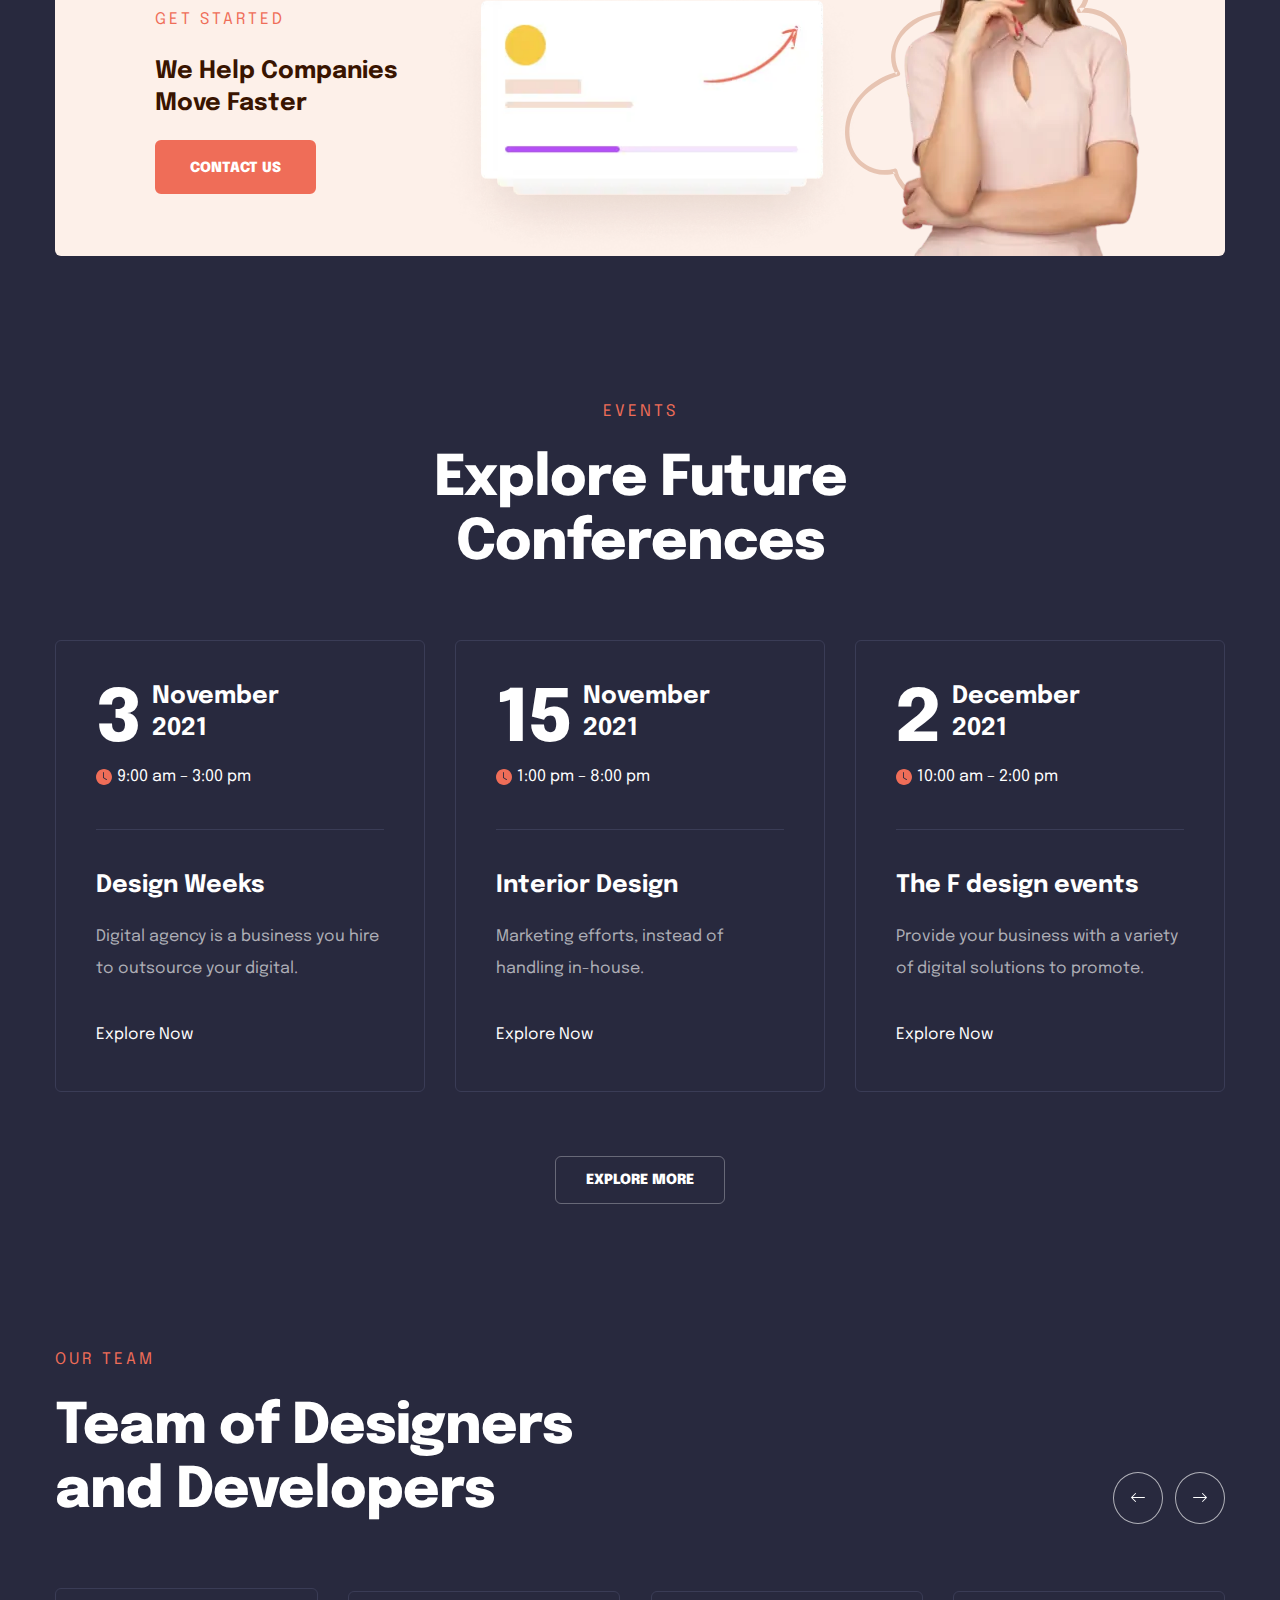
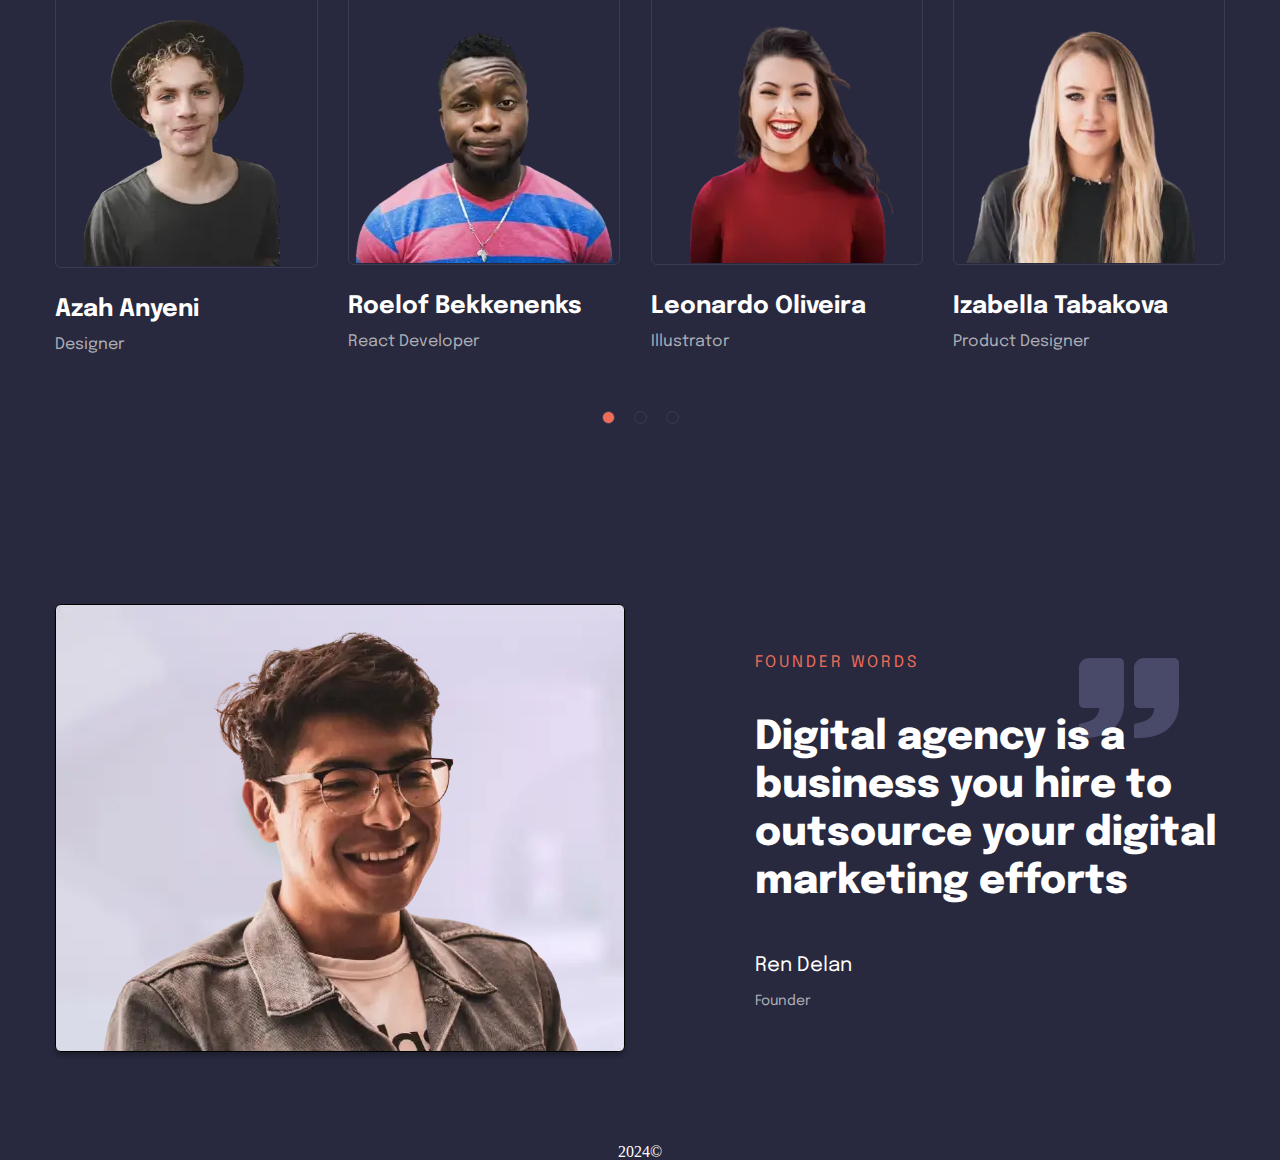
<file: lesson_13/index.html>
<!DOCTYPE html>
<html lang="en">
<head>
    <meta charset="UTF-8">
    <meta name="viewport" content="width=device-width, initial-scale=1.0">
    <link href="https://fonts.googleapis.com/css?family=Epilogue:regular,700,800,900" rel="stylesheet" />
    <link rel="stylesheet" href="css/reset.css">
    <link rel="stylesheet" href="css/style.css">
    <title>Document</title>
</head>
<body>
    <div class="wrapper">
            <header></header>
            <main>
                <div class="homework">
                    <div class="homework__portfolio portfolio">
                        <div class="portfolio__conteiner">
                            <div class="portfolio__header">
                                <div class="portfolio__label label">
                                    <h5>Portfolio</h5>
                                </div>
                                <div class="portfolio__title title">
                                    <h2>Latest Work</h2>
                                </div>
                                <ul class="portfolio__menu">
                                    <li class="portfolio__item-menu"><a class="portfolio__link-menu" href="#">Show All<sup>14</sup></a></li>
                                    <li class="portfolio__item-menu"><a class="portfolio__link-menu" href="#">Design<sup>6</sup></a></li>
                                    <li class="portfolio__item-menu"><a class="portfolio__link-menu" href="#">Branding<sup>4</sup></a></li>
                                    <li class="portfolio__item-menu"><a class="portfolio__link-menu" href="#">Illustration<sup>3</sup></a></li>
                                    <li class="portfolio__item-menu"><a class="portfolio__link-menu" href="#">Motion<sup>1</sup></a></li>
                                </ul>
                            </div>
                            <div class="portfolio__items">
                                <div class="portfolio__item">
                                    <div class="portfolio__content content-portfolio content-portfolio--smaler">
                                        <div class="content-portfolio__button">design</div>
                                        <div class="content-portfolio__name">SOFA</div>
                                    </div>
                                </div>
                                <div class="portfolio__item">
                                    <div class="portfolio__content content-portfolio">
                                        <div class="content-portfolio__button">branding</div>
                                        <div class="content-portfolio__name">KeyBoard</div>
                                    </div>
                                </div>
                                <div class="portfolio__item">
                                    <div class="portfolio__content content-portfolio">
                                        <div class="content-portfolio__button">illustration</div>
                                        <div class="content-portfolio__name">Work Media</div>
                                    </div>
                                </div>
                                <div class="portfolio__item">
                                    <div class="portfolio__content content-portfolio content-portfolio--smaler">
                                        <div class="content-portfolio__button">motion</div>
                                        <div class="content-portfolio__name">DDDone</div>
                                    </div>
                                </div>
                            </div>
                            <div class="portfolio__button button">explore More</div>
                        </div>
                    </div>
                    <div class="homework__contact-us contact-us">
                        <div class="contact-us__conteiner">
                            <div class="contact-us__items">
                                <div class="contact-us__item">
                                    <div class="contact-us__content">
                                        <div class="contact-us__label label">
                                            <h5>Get Started</h5>
                                        </div>
                                        <div class="contact-us__text">
                                            <h4>We Help Companies Move Faster</h4>
                                        </div>
                                        <div class="contact-us__button">Contact Us</div>
                                    </div>
                                </div>
                                <div class="contact-us__item"><img class="contact-us__image contact-us__image--screen" src="img/contact-us/screen.webp" alt="some svg page"></div>
                                <div class="contact-us__item contact-us__item--after"><img class="contact-us__image contact-us__image--girl" src="img/contact-us/girl.webp" alt="girl which is poising"></div>
                            </div>
                        </div>
                    </div>
                    <div class="homework__events events">
                        <div class="events__conteiner">
                            <div class="events__header">
                                <div class="events__label label"><h5>events</h5></div>
                                <div class="events__title title"><h2>explore future conferences</h2>
                                </div>
                            </div>
                            <div class="events__items">
                                <div class="events__item item-events">
                                    <div class="item-events__header">
                                        <div class="item-events__data">
                                            <div class="item-events__number">3</div>
                                            <div class="item-events__deteils">november 2021</div>
                                        </div>
                                        <div class="item-events__time">9:00 am – 3:00 pm</div>
                                    </div>
                                    <div class="item-events__title">Design Weeks</div>
                                    <div class="item-events__text">Digital agency is a business you hire to outsource your digital.</div>
                                    <div class="item-events__link">Explore Now</div>
                                </div>
                                <div class="events__item item-events">
                                    <div class="item-events__header">
                                        <div class="item-events__data">
                                            <div class="item-events__number">15</div>
                                            <div class="item-events__deteils">november 2021</div>
                                        </div>
                                        <div class="item-events__time">1:00 pm – 8:00 pm</div>
                                    </div>
                                    <div class="item-events__title">Interior Design</div>
                                    <div class="item-events__text">Marketing efforts, instead of handling in-house.</div>
                                    <div class="item-events__link">Explore Now</div>
                                </div>
                                <div class="events__item item-events">
                                    <div class="item-events__header">
                                        <div class="item-events__data">
                                            <div class="item-events__number">2</div>
                                            <div class="item-events__deteils">December 2021</div>
                                        </div>
                                        <div class="item-events__time">10:00 am – 2:00 pm</div>
                                    </div>
                                    <div class="item-events__title">The F design events</div>
                                    <div class="item-events__text">Provide your business with a variety of digital solutions to promote.</div>
                                    <div class="item-events__link">Explore Now</div>
                                </div>
                            </div>
                            <div class="events__button button">Explore more</div>
                        </div>
                    </div>
                    <div class="homework__our-team our-team">
                        <div class="our-team__conteiner">
                            <div class="our-team__header">
                                <div class="our-team__header-box">
                                    <div class="our-team__label label">Our Team</div>
                                    <div class="our-team__title title">Team of Designers and Developers</div>
                                </div>
                                <div class="our-team__slider-arrows slider-arrows">
                                    <div class="slider-arrows__arrow slider-arrows__arrow--left">
                                        <img src="img/our-team/arrow-left.svg" alt="arrow icon">
                                    </div>
                                    <div class="slider-arrows__arrow slider-arrows__arrow--right">
                                        <img src="img/our-team/arrow-right.svg" alt="icon arrow">
                                    </div>
                                </div>
                            </div>
                            <div class="our-team__slider slider">
                                <div class="slider__item">
                                    <div class="slider__image"><img src="img/our-team/azah-anyeni.webp" alt="azah-anyeni"></div>
                                    <div class="slider__info">
                                        <div class="slider__name">Azah Anyeni</div>
                                        <div class="slider__role-in-team">Designer</div>
                                    </div>
                                </div>
                                <div class="slider__item">
                                    <div class="slider__image"><img src="img/our-team/roelof-bekkenenks.webp" alt="roelof-bekkenenks"></div>
                                    <div class="slider__info">
                                        <div class="slider__name">Roelof Bekkenenks</div>
                                        <div class="slider__role-in-team">React Developer</div>
                                    </div>
                                </div>
                                <div class="slider__item">
                                    <div class="slider__image"><img src="img/our-team/leonardo-oliveira.webp" alt="leonardo-oliveira"></div>
                                    <div class="slider__info">
                                        <div class="slider__name">Leonardo Oliveira</div>
                                        <div class="slider__role-in-team">Illustrator</div>
                                    </div>
                                </div>
                                <div class="slider__item">
                                    <div class="slider__image"><img src="img/our-team/izabella-tabakova.webp" alt="izabella-tabakova"></div>
                                    <div class="slider__info">
                                        <div class="slider__name">Izabella Tabakova</div>
                                        <div class="slider__role-in-team">Product Designer</div>
                                    </div>
                                </div>
                            </div>
                            <div class="our-team__slider-controls">
                                <div class="our-team__slider-control our-team__slider-control--active"></div>
                                <div class="our-team__slider-control"></div>
                                <div class="our-team__slider-control"></div>
                            </div>
                        </div>
                    </div>
                    <div class="homework__founder founder">
                        <div class="founder__conteiner">
                            <div class="founder__items">
                                <div class="founder__image"><img src="img/founder/person.webp" alt="founder"></div>
                                <div class="founder__content">
                                    <div class="founder__label label">Founder Words</div>
                                    <div class="founder__quote">Digital agency is a business you hire to outsource your digital marketing efforts</div>
                                    <div class="founder__name">Ren Delan</div>
                                    <div class="founder__role-in-team">Founder</div>
                                </div>
                            </div>
                        </div>
                    </div>
                </div>
            </main>
            <footer>2024©</footer>
    </div>
</body>
</html>
</file>
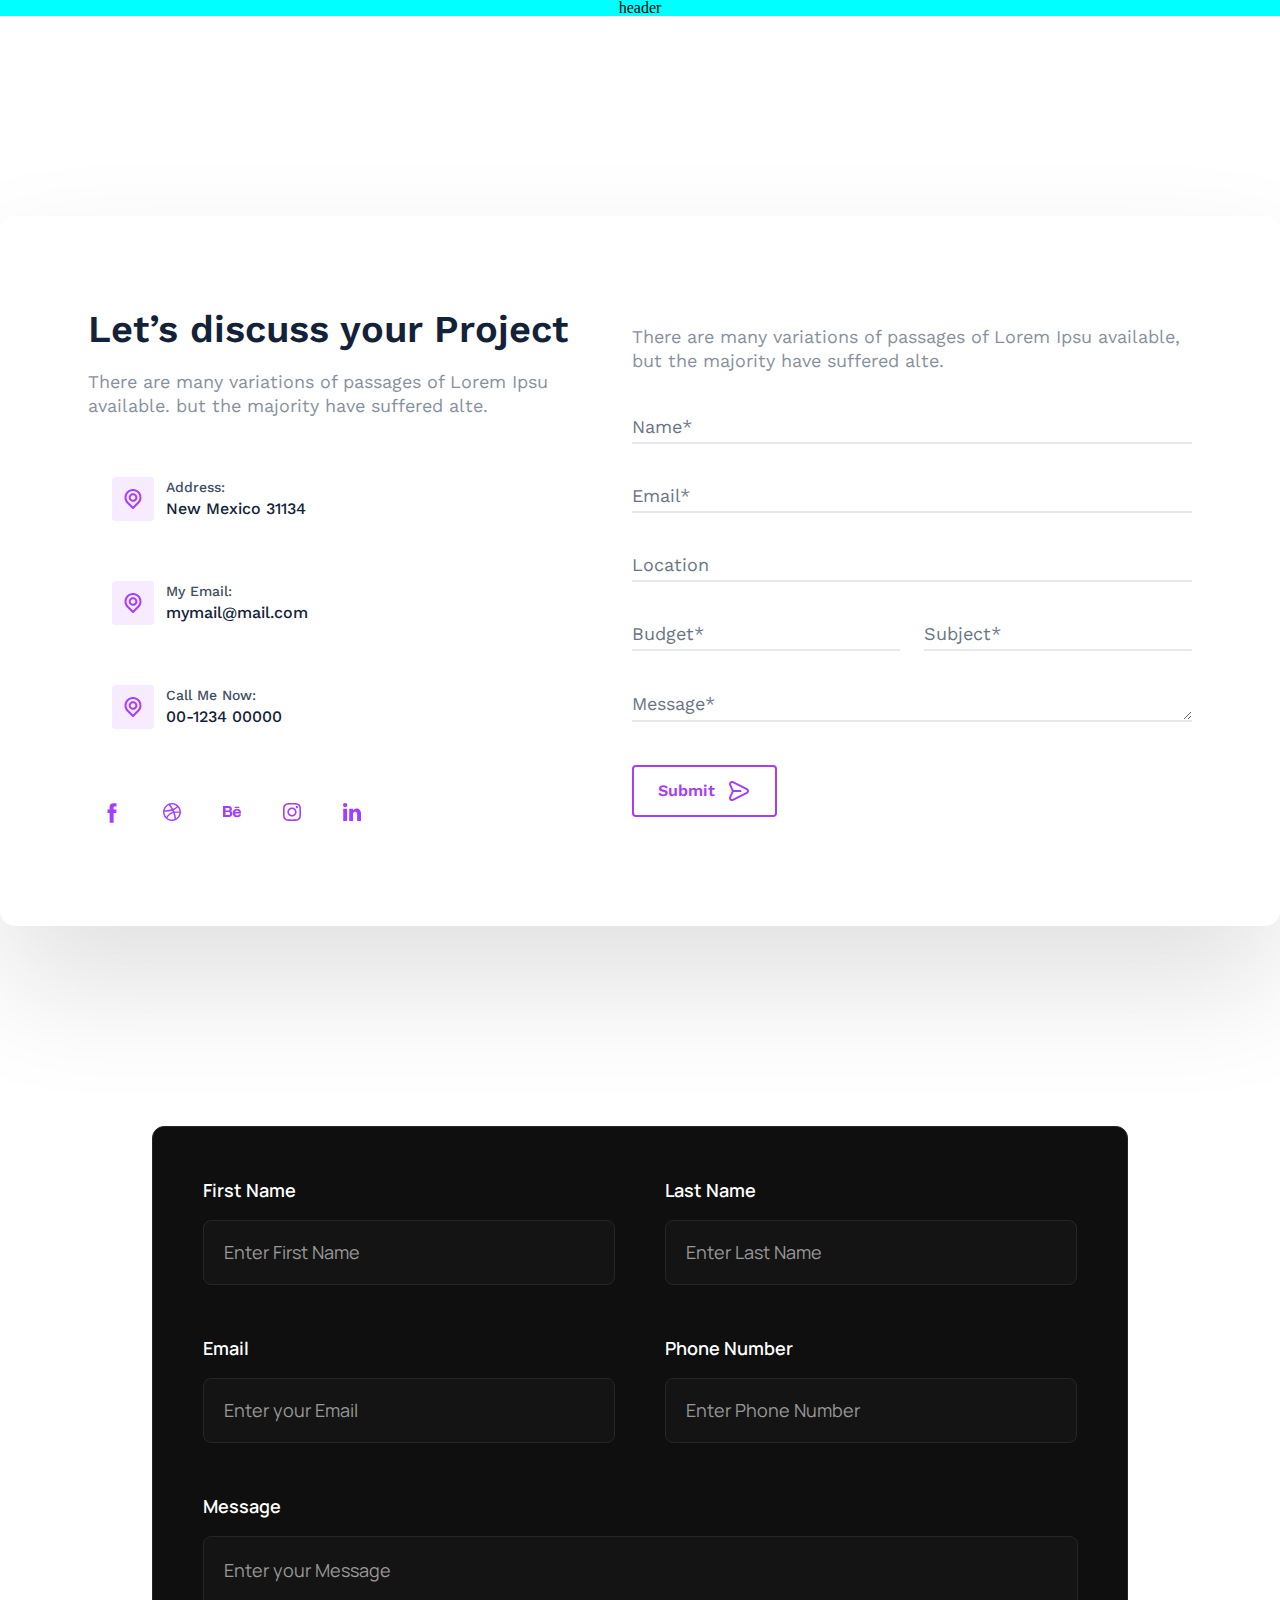
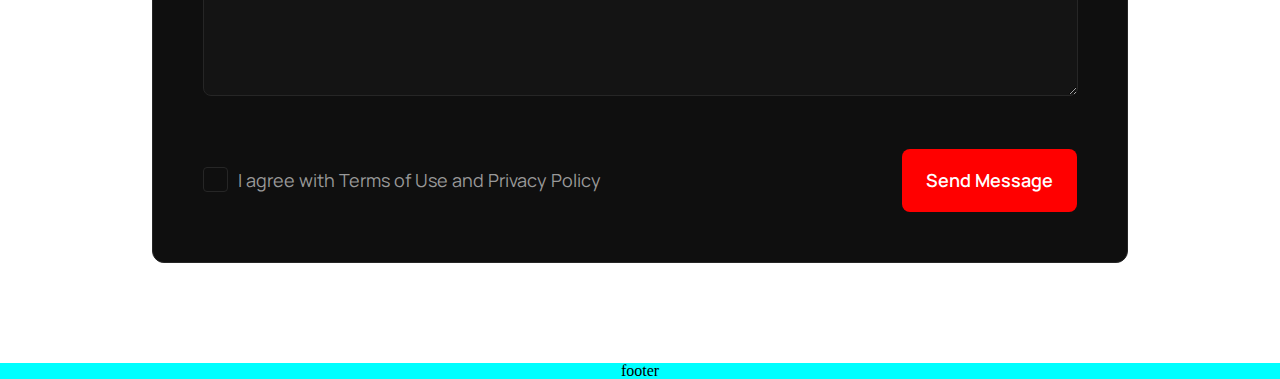
<file: lesson_14/index.html>
<!DOCTYPE html>
<html lang="en">
<head>
    <meta charset="UTF-8">
    <meta name="viewport" content="width=device-width, initial-scale=1.0">
    <link rel="stylesheet" href="css/reset.css">
    <link rel="stylesheet" href="css/style.css">
    <link href="https://fonts.googleapis.com/css?family=Work+Sans:regular,500,600" rel="stylesheet" />
    <link href="https://fonts.googleapis.com/css?family=Manrope:regular,500,600,700,800" rel="stylesheet" />
    <title>Document</title>
</head>
<body>
    <div class="wrapper">
        <header>header</header>
        <div class="white-form">
            <div class="white-form__container">
                <div class="white-form__contact contact">
                    <div class="contact__info info">
                        <div class="info__text">
                            <div class="info__title">Let’s discuss your Project</div>
                            <div class="info__description description">There are many variations of passages of Lorem Ipsu
                                available. but the majority have
                                suffered alte.
                            </div>
                        </div>
                        <div class="info__items">
                            <div class="info__item item-info">
                                <div class="item-info__image">
                                    <svg width="18" height="21" viewBox="0 0 18 21" fill="none" xmlns="http://www.w3.org/2000/svg">
                                        <path
                                            d="M15 2.4804C13.4087 0.8891 11.2504 -0.00488283 8.99999 -0.00488281C6.74955 -0.0048828 4.59129 0.8891 2.99999 2.4804C1.40869 4.0717 0.514709 6.22996 0.514709 8.4804C0.514709 10.7308 1.40869 12.8891 2.99999 14.4804L8.26999 19.7604C8.36295 19.8541 8.47356 19.9285 8.59541 19.9793C8.71727 20.0301 8.84798 20.0562 8.97999 20.0562C9.112 20.0562 9.24271 20.0301 9.36457 19.9793C9.48643 19.9285 9.59703 19.8541 9.68999 19.7604L15 14.4304C16.5846 12.8457 17.4749 10.6965 17.4749 8.4554C17.4749 6.21434 16.5846 4.06508 15 2.4804ZM13.57 13.0004L8.99999 17.5904L4.42999 13.0004C3.52713 12.0967 2.91247 10.9456 2.66369 9.69269C2.4149 8.43973 2.54318 7.14115 3.03229 5.96108C3.52141 4.78101 4.34941 3.77245 5.41162 3.06288C6.47383 2.3533 7.72258 1.97458 8.99999 1.97458C10.2774 1.97458 11.5261 2.3533 12.5884 3.06288C13.6506 3.77245 14.4786 4.78101 14.9677 5.96108C15.4568 7.14115 15.5851 8.43973 15.3363 9.69269C15.0875 10.9456 14.4728 12.0967 13.57 13.0004ZM5.99999 5.4104C5.19271 6.22017 4.73939 7.31697 4.73939 8.4604C4.73939 9.60383 5.19271 10.7006 5.99999 11.5104C6.59975 12.1112 7.36358 12.5215 8.19564 12.6898C9.0277 12.8581 9.89094 12.777 10.6771 12.4566C11.4632 12.1361 12.1372 11.5907 12.6145 10.8886C13.0918 10.1866 13.3511 9.35927 13.36 8.5104C13.3645 7.9436 13.2553 7.38166 13.0389 6.85779C12.8225 6.33392 12.5032 5.85875 12.1 5.4604C11.7037 5.05498 11.2311 4.73194 10.7094 4.50986C10.1878 4.28779 9.62733 4.17107 9.06039 4.16643C8.49345 4.16178 7.93119 4.2693 7.40596 4.48279C6.88073 4.69628 6.40291 5.01153 5.99999 5.4104ZM10.69 10.0904C10.311 10.4751 9.8102 10.7163 9.27312 10.7727C8.73603 10.829 8.19605 10.697 7.7455 10.3993C7.29494 10.1016 6.96179 9.65664 6.803 9.14048C6.64421 8.62432 6.66964 8.06904 6.87495 7.56955C7.08026 7.07007 7.45269 6.65741 7.92858 6.40213C8.40446 6.14686 8.95424 6.06481 9.48393 6.17002C10.0136 6.27522 10.4903 6.56116 10.8325 6.97893C11.1747 7.3967 11.3612 7.92037 11.36 8.4604C11.3454 9.07767 11.0865 9.66393 10.64 10.0904H10.69Z"
                                            fill="#A53DFF" />
                                    </svg>
                                </div>
                                <div class="item-info__text">
                                    <div class="item-info__title">Address:</div>
                                    <div class="item-info__info">New Mexico 31134</div>
                                </div>
                            </div>
                            <div class="info__item item-info">
                                <div class="item-info__image"><svg width="18" height="21" viewBox="0 0 18 21" fill="none"
                                        xmlns="http://www.w3.org/2000/svg">
                                        <path
                                            d="M15 2.4804C13.4087 0.8891 11.2504 -0.00488283 8.99999 -0.00488281C6.74955 -0.0048828 4.59129 0.8891 2.99999 2.4804C1.40869 4.0717 0.514709 6.22996 0.514709 8.4804C0.514709 10.7308 1.40869 12.8891 2.99999 14.4804L8.26999 19.7604C8.36295 19.8541 8.47356 19.9285 8.59541 19.9793C8.71727 20.0301 8.84798 20.0562 8.97999 20.0562C9.112 20.0562 9.24271 20.0301 9.36457 19.9793C9.48643 19.9285 9.59703 19.8541 9.68999 19.7604L15 14.4304C16.5846 12.8457 17.4749 10.6965 17.4749 8.4554C17.4749 6.21434 16.5846 4.06508 15 2.4804ZM13.57 13.0004L8.99999 17.5904L4.42999 13.0004C3.52713 12.0967 2.91247 10.9456 2.66369 9.69269C2.4149 8.43973 2.54318 7.14115 3.03229 5.96108C3.52141 4.78101 4.34941 3.77245 5.41162 3.06288C6.47383 2.3533 7.72258 1.97458 8.99999 1.97458C10.2774 1.97458 11.5261 2.3533 12.5884 3.06288C13.6506 3.77245 14.4786 4.78101 14.9677 5.96108C15.4568 7.14115 15.5851 8.43973 15.3363 9.69269C15.0875 10.9456 14.4728 12.0967 13.57 13.0004ZM5.99999 5.4104C5.19271 6.22017 4.73939 7.31697 4.73939 8.4604C4.73939 9.60383 5.19271 10.7006 5.99999 11.5104C6.59975 12.1112 7.36358 12.5215 8.19564 12.6898C9.0277 12.8581 9.89094 12.777 10.6771 12.4566C11.4632 12.1361 12.1372 11.5907 12.6145 10.8886C13.0918 10.1866 13.3511 9.35927 13.36 8.5104C13.3645 7.9436 13.2553 7.38166 13.0389 6.85779C12.8225 6.33392 12.5032 5.85875 12.1 5.4604C11.7037 5.05498 11.2311 4.73194 10.7094 4.50986C10.1878 4.28779 9.62733 4.17107 9.06039 4.16643C8.49345 4.16178 7.93119 4.2693 7.40596 4.48279C6.88073 4.69628 6.40291 5.01153 5.99999 5.4104ZM10.69 10.0904C10.311 10.4751 9.8102 10.7163 9.27312 10.7727C8.73603 10.829 8.19605 10.697 7.7455 10.3993C7.29494 10.1016 6.96179 9.65664 6.803 9.14048C6.64421 8.62432 6.66964 8.06904 6.87495 7.56955C7.08026 7.07007 7.45269 6.65741 7.92858 6.40213C8.40446 6.14686 8.95424 6.06481 9.48393 6.17002C10.0136 6.27522 10.4903 6.56116 10.8325 6.97893C11.1747 7.3967 11.3612 7.92037 11.36 8.4604C11.3454 9.07767 11.0865 9.66393 10.64 10.0904H10.69Z"
                                            fill="#A53DFF" />
                                    </svg>
                                </div>
                                <div class="item-info__text">
                                    <div class="item-info__title">My Email:</div>
                                    <div class="item-info__info">mymail@mail.com</div>
                                </div>
                            </div>
                            <div class="info__item item-info">
                                <div class="item-info__image"><svg width="18" height="21" viewBox="0 0 18 21" fill="none"
                                        xmlns="http://www.w3.org/2000/svg">
                                        <path
                                            d="M15 2.4804C13.4087 0.8891 11.2504 -0.00488283 8.99999 -0.00488281C6.74955 -0.0048828 4.59129 0.8891 2.99999 2.4804C1.40869 4.0717 0.514709 6.22996 0.514709 8.4804C0.514709 10.7308 1.40869 12.8891 2.99999 14.4804L8.26999 19.7604C8.36295 19.8541 8.47356 19.9285 8.59541 19.9793C8.71727 20.0301 8.84798 20.0562 8.97999 20.0562C9.112 20.0562 9.24271 20.0301 9.36457 19.9793C9.48643 19.9285 9.59703 19.8541 9.68999 19.7604L15 14.4304C16.5846 12.8457 17.4749 10.6965 17.4749 8.4554C17.4749 6.21434 16.5846 4.06508 15 2.4804ZM13.57 13.0004L8.99999 17.5904L4.42999 13.0004C3.52713 12.0967 2.91247 10.9456 2.66369 9.69269C2.4149 8.43973 2.54318 7.14115 3.03229 5.96108C3.52141 4.78101 4.34941 3.77245 5.41162 3.06288C6.47383 2.3533 7.72258 1.97458 8.99999 1.97458C10.2774 1.97458 11.5261 2.3533 12.5884 3.06288C13.6506 3.77245 14.4786 4.78101 14.9677 5.96108C15.4568 7.14115 15.5851 8.43973 15.3363 9.69269C15.0875 10.9456 14.4728 12.0967 13.57 13.0004ZM5.99999 5.4104C5.19271 6.22017 4.73939 7.31697 4.73939 8.4604C4.73939 9.60383 5.19271 10.7006 5.99999 11.5104C6.59975 12.1112 7.36358 12.5215 8.19564 12.6898C9.0277 12.8581 9.89094 12.777 10.6771 12.4566C11.4632 12.1361 12.1372 11.5907 12.6145 10.8886C13.0918 10.1866 13.3511 9.35927 13.36 8.5104C13.3645 7.9436 13.2553 7.38166 13.0389 6.85779C12.8225 6.33392 12.5032 5.85875 12.1 5.4604C11.7037 5.05498 11.2311 4.73194 10.7094 4.50986C10.1878 4.28779 9.62733 4.17107 9.06039 4.16643C8.49345 4.16178 7.93119 4.2693 7.40596 4.48279C6.88073 4.69628 6.40291 5.01153 5.99999 5.4104ZM10.69 10.0904C10.311 10.4751 9.8102 10.7163 9.27312 10.7727C8.73603 10.829 8.19605 10.697 7.7455 10.3993C7.29494 10.1016 6.96179 9.65664 6.803 9.14048C6.64421 8.62432 6.66964 8.06904 6.87495 7.56955C7.08026 7.07007 7.45269 6.65741 7.92858 6.40213C8.40446 6.14686 8.95424 6.06481 9.48393 6.17002C10.0136 6.27522 10.4903 6.56116 10.8325 6.97893C11.1747 7.3967 11.3612 7.92037 11.36 8.4604C11.3454 9.07767 11.0865 9.66393 10.64 10.0904H10.69Z"
                                            fill="#A53DFF" />
                                    </svg>
                                </div>
                                <div class="item-info__text">
                                    <div class="item-info__title">Call Me Now:</div>
                                    <div class="item-info__info">00-1234 00000</div>
                                </div>
                            </div>
                        </div>
                        <div class="info__social social">
                            <div class="social__facebook">
                                <svg width="18" height="20" viewBox="0 0 18 20" fill="none" xmlns="http://www.w3.org/2000/svg">
                                    <path id="Vector"
                                        d="M13.4866 0.25H10.43C8.61604 0.25 6.59845 1.02784 6.59845 3.70863C6.60731 4.64273 6.59845 5.53731 6.59845 6.54411H4.5V9.94872H6.66339V19.75H10.6387V9.88404H13.2626L13.5 6.53456H10.5702C10.5702 6.53456 10.5768 5.04457 10.5702 4.61187C10.5702 3.55248 11.6514 3.61314 11.7164 3.61314C12.2309 3.61314 13.2313 3.61467 13.4881 3.61314V0.25H13.4866Z"
                                        fill="#A53DFF" />
                                </svg>
                            </div>
                            <div class="social__ball">
                                <svg width="18" height="18" viewBox="0 0 18 18" fill="none" xmlns="http://www.w3.org/2000/svg">
                                    <path
                                        d="M0 9C0 7.36799 0.402012 5.86201 1.206 4.482C2.01001 3.10199 3.10201 2.01001 4.482 1.206C5.86201 0.401994 7.36801 0 9 0C10.632 0 12.138 0.401994 13.518 1.206C14.898 2.01001 15.99 3.10199 16.794 4.482C17.598 5.86201 18 7.36799 18 9C18 10.632 17.598 12.138 16.794 13.518C15.99 14.898 14.898 15.99 13.518 16.794C12.138 17.598 10.632 18 9 18C7.36801 18 5.86201 17.598 4.482 16.794C3.10201 15.99 2.01001 14.898 1.206 13.518C0.402012 12.138 0 10.632 0 9ZM1.494 9C1.494 10.872 2.124 12.522 3.384 13.95C3.96 12.822 4.87201 11.748 6.12 10.728C7.36801 9.70799 8.586 9.06601 9.774 8.802C9.594 8.38201 9.42001 8.00401 9.252 7.668C7.18801 8.32801 4.95601 8.658 2.556 8.658C2.088 8.658 1.74001 8.65201 1.512 8.64C1.512 8.68801 1.50901 8.748 1.503 8.82C1.49701 8.892 1.494 8.95199 1.494 9ZM1.728 7.146C1.99201 7.16999 2.38201 7.182 2.898 7.182C4.90201 7.182 6.804 6.912 8.604 6.372C7.69201 4.752 6.69001 3.402 5.598 2.322C4.65001 2.80201 3.83701 3.46801 3.159 4.32C2.48101 5.17199 2.00401 6.11401 1.728 7.146ZM4.41 14.922C5.76601 15.978 7.29601 16.506 9 16.506C9.88801 16.506 10.77 16.338 11.646 16.002C11.406 13.95 10.938 11.964 10.242 10.044C9.13801 10.284 8.02501 10.89 6.903 11.862C5.78101 12.834 4.95 13.854 4.41 14.922ZM7.164 1.746C8.22001 2.83801 9.198 4.19999 10.098 5.832C11.73 5.148 12.96 4.27801 13.788 3.222C12.396 2.07 10.8 1.494 9 1.494C8.388 1.494 7.776 1.57801 7.164 1.746ZM10.746 7.11C10.926 7.49399 11.13 7.97999 11.358 8.568C12.246 8.48399 13.212 8.442 14.256 8.442C15 8.442 15.738 8.46 16.47 8.496C16.374 6.86399 15.786 5.41201 14.706 4.14C13.926 5.30401 12.606 6.29401 10.746 7.11ZM11.808 9.828C12.42 11.604 12.834 13.428 13.05 15.3C13.998 14.688 14.772 13.902 15.372 12.942C15.972 11.982 16.332 10.944 16.452 9.828C15.576 9.76801 14.778 9.738 14.058 9.738C13.398 9.738 12.648 9.76801 11.808 9.828Z"
                                        fill="#A53DFF" />
                                </svg>
                            </div>
                            <div class="social__be">
                                <svg width="18" height="18" viewBox="0 0 18 18" fill="none" xmlns="http://www.w3.org/2000/svg">
                                    <path
                                        d="M7.26331 8.02956C7.26331 8.02956 8.9664 7.90476 8.9664 5.93349C8.9664 3.96208 7.57305 3 5.80808 3H0.000244141V14.0165H5.80808C5.80808 14.0165 9.35355 14.127 9.35355 10.7649C9.35355 10.765 9.50813 8.02956 7.26331 8.02956ZM5.39004 4.95806H5.80808C5.80808 4.95806 6.59754 4.95806 6.59754 6.10428C6.59754 7.25036 6.13325 7.41652 5.60663 7.41652H2.55925V4.95806H5.39004ZM5.64396 12.0585H2.55925V9.11449H5.80808C5.80808 9.11449 6.98473 9.09926 6.98473 10.6274C6.98473 11.916 6.10589 12.0488 5.64396 12.0585ZM14.0821 5.80292C9.78988 5.80292 9.79368 10.0358 9.79368 10.0358C9.79368 10.0358 9.49918 14.2469 14.0821 14.2469C14.0821 14.2469 17.9011 14.4623 17.9011 11.3175H15.937C15.937 11.3175 16.0025 12.5018 14.1476 12.5018C14.1476 12.5018 12.1832 12.6317 12.1832 10.5851H17.9666C17.9666 10.5851 18.5994 5.80292 14.0821 5.80292ZM12.1616 9.11449C12.1616 9.11449 12.4014 7.41649 14.1257 7.41649C15.8496 7.41649 15.828 9.11449 15.828 9.11449H12.1616ZM16.2855 5.00561H11.6808V3.64901H16.2855V5.00561Z"
                                        fill="#A53DFF" />
                                </svg>
                            </div>
                            <div class="social__instagram">
                                <svg width="18" height="18" viewBox="0 0 18 18" fill="none" xmlns="http://www.w3.org/2000/svg">
                                    <path
                                        d="M6.00048 9C6.00048 7.34321 7.34322 5.99976 9 5.99976C10.6568 5.99976 12.0002 7.34321 12.0002 9C12.0002 10.6568 10.6568 12.0002 9 12.0002C7.34322 12.0002 6.00048 10.6568 6.00048 9ZM4.37859 9C4.37859 11.5524 6.44758 13.6214 9 13.6214C11.5524 13.6214 13.6214 11.5524 13.6214 9C13.6214 6.44758 11.5524 4.37859 9 4.37859C6.44758 4.37859 4.37859 6.44758 4.37859 9ZM12.7243 4.1954C12.7243 4.79152 13.2078 5.27569 13.8046 5.27569C14.4007 5.27569 14.8849 4.79152 14.8849 4.1954C14.8849 3.59927 14.4015 3.11583 13.8046 3.11583C13.2078 3.11583 12.7243 3.59927 12.7243 4.1954ZM5.36365 16.3258C4.48619 16.2858 4.00929 16.1397 3.69233 16.0161C3.27213 15.8525 2.97262 15.6577 2.65711 15.3429C2.34233 15.0281 2.14677 14.7286 1.98393 14.3084C1.86034 13.9914 1.71422 13.5145 1.67423 12.6371C1.63061 11.6884 1.62189 11.4034 1.62189 9C1.62189 6.59661 1.63134 6.31236 1.67423 5.36292C1.71422 4.48546 1.86107 4.00929 1.98393 3.6916C2.1475 3.27141 2.34233 2.97189 2.65711 2.65638C2.97189 2.3416 3.27141 2.14604 3.69233 1.9832C4.00929 1.85961 4.48619 1.71349 5.36365 1.67351C6.31236 1.62989 6.59733 1.62116 9 1.62116C11.4034 1.62116 11.6876 1.63061 12.6371 1.67351C13.5145 1.71349 13.9907 1.86034 14.3084 1.9832C14.7286 2.14604 15.0281 2.3416 15.3436 2.65638C15.6584 2.97116 15.8532 3.27141 16.0168 3.6916C16.1404 4.00856 16.2865 4.48546 16.3265 5.36292C16.3701 6.31236 16.3788 6.59661 16.3788 9C16.3788 11.4027 16.3701 11.6876 16.3265 12.6371C16.2865 13.5145 16.1397 13.9914 16.0168 14.3084C15.8532 14.7286 15.6584 15.0281 15.3436 15.3429C15.0288 15.6577 14.7286 15.8525 14.3084 16.0161C13.9914 16.1397 13.5145 16.2858 12.6371 16.3258C11.6884 16.3694 11.4034 16.3781 9 16.3781C6.59733 16.3781 6.31236 16.3694 5.36365 16.3258ZM5.2895 0.0545234C4.33134 0.0981422 3.67706 0.250081 3.10493 0.472536C2.51317 0.702262 2.01155 1.0105 1.51066 1.51066C1.0105 2.01082 0.702262 2.51244 0.472536 3.10493C0.250081 3.67706 0.0981422 4.33134 0.0545234 5.2895C0.0101777 6.24911 0 6.5559 0 9C0 11.4441 0.0101777 11.7509 0.0545234 12.7105C0.0981422 13.6687 0.250081 14.3229 0.472536 14.8951C0.702262 15.4868 1.00977 15.9892 1.51066 16.4893C2.01082 16.9895 2.51244 17.297 3.10493 17.5275C3.67779 17.7499 4.33134 17.9019 5.2895 17.9455C6.24984 17.9891 6.5559 18 9 18C11.4448 18 11.7509 17.9898 12.7105 17.9455C13.6687 17.9019 14.3229 17.7499 14.8951 17.5275C15.4868 17.297 15.9885 16.9895 16.4893 16.4893C16.9895 15.9892 17.297 15.4868 17.5275 14.8951C17.7499 14.3229 17.9026 13.6687 17.9455 12.7105C17.9891 11.7502 17.9993 11.4441 17.9993 9C17.9993 6.5559 17.9891 6.24911 17.9455 5.2895C17.9019 4.33134 17.7499 3.67706 17.5275 3.10493C17.297 2.51317 16.9895 2.01155 16.4893 1.51066C15.9892 1.0105 15.4868 0.702262 14.8958 0.472536C14.3229 0.250081 13.6687 0.0974152 12.7112 0.0545234C11.7516 0.0109047 11.4448 0 9.00073 0C6.5559 0 6.24984 0.0101777 5.2895 0.0545234Z"
                                        fill="#A53DFF" />
                                </svg>
                            </div>
                            <div class="social__in">
                                <svg width="18" height="18" viewBox="0 0 18 18" fill="none" xmlns="http://www.w3.org/2000/svg">
                                    <path
                                        d="M0 2.09091C0 1.48483 0.202708 0.984835 0.608108 0.590908C1.01351 0.196963 1.54055 0 2.18919 0C2.82626 0 3.34169 0.193927 3.73552 0.581817C4.14092 0.981816 4.34363 1.50302 4.34363 2.14545C4.34363 2.72727 4.14672 3.2121 3.7529 3.59999C3.3475 3.99999 2.81467 4.19999 2.15444 4.19999H2.13707C1.49999 4.19999 0.984562 3.99999 0.590734 3.59999C0.196905 3.19999 0 2.69696 0 2.09091ZM0.225869 18V5.85454H4.08301V18H0.225869ZM6.22008 18H10.0772V11.2182C10.0772 10.7939 10.1236 10.4666 10.2162 10.2363C10.3784 9.82422 10.6245 9.47573 10.9546 9.19089C11.2847 8.90604 11.6988 8.76362 12.1969 8.76362C13.4942 8.76362 14.1429 9.67876 14.1429 11.5091V18H18V11.0363C18 9.2424 17.5946 7.8818 16.7838 6.95453C15.973 6.02726 14.9016 5.56363 13.5695 5.56363C12.0753 5.56363 10.9112 6.23635 10.0772 7.5818V7.61817H10.0598L10.0772 7.5818V5.85454H6.22008C6.24324 6.24241 6.25483 7.44846 6.25483 9.47271C6.25483 11.4969 6.24324 14.3394 6.22008 18Z"
                                        fill="#A53DFF" />
                                </svg>
                            </div>
                        </div>
                    </div>
                    <div class="contact__form form-contact">
                        <div class="form-contact__description description">There are many variations of passages of Lorem Ipsu
                            available, but the majority
                            have suffered alte.</div>
                        <div class="form-contact__form">
                            <form action="#" class="form">
                                <div class="form__items">
                                    <div class="form__item item-form">
                                        <input required type="text" autocomplete="off" name="form[]" placeholder="Name*"
                                            class="item-form__input">
                                        <p class="item-form__animated-placeholder">Name*</p>
                                    </div>
                                    <div class="form__item item-form">
                                        <input required type="email" name="form[]" placeholder="Email*" class="item-form__input">
                                        <p class="item-form__animated-placeholder">Email*</p>
                                    </div>
                                    <div class="form__item item-form">
                                        <input type="text" autocomplete="off" name="form[]" placeholder="Location"
                                            class="item-form__input">
                                        <p class="item-form__animated-placeholder">Location</p>
                                    </div>
                                    <div class="form__item item-form item-form--with-two-input">
                                        <div class="item-form__budget">
                                            <input required type="number" autocomplete="off" name="form[]" placeholder="Budget*"
                                                class="item-form__input">
                                            <p class="item-form__animated-placeholder">Budget*</p>
                                        </div>
                                        <div class="item-form__subject">
                                            <input required type="text" autocomplete="off" name="form[]" placeholder="Subject*"
                                                class="item-form__input">
                                            <p class="item-form__animated-placeholder">Subject*</p>
                                        </div>
                                    </div>
                                    <div class="form__item item-form">
                                        <textarea id="#" class="item-form__input item-form__input--textarea" required placeholder="Message*" autocomplete="off"
                                            name="form[]"></textarea>
                                        <p class="item-form__animated-placeholder">Message*</p>
                                    </div>
                                    <div class="form__button">
                                        <button>
                                            <span>Submit</span>
                                            <span class="image">
                                                <svg width="24" height="24" viewBox="0 0 24 24" fill="none"
                                                    xmlns="http://www.w3.org/2000/svg">
                                                    <path
                                                        d="M20.34 9.32013L6.34 2.32013C5.78749 2.04514 5.16362 1.94724 4.55344 2.03978C3.94326 2.13232 3.37646 2.4108 2.93033 2.83724C2.48421 3.26369 2.18046 3.81735 2.0605 4.42274C1.94054 5.02813 2.0102 5.65578 2.26 6.22013L4.66 11.5901C4.71446 11.72 4.74251 11.8593 4.74251 12.0001C4.74251 12.1409 4.71446 12.2803 4.66 12.4101L2.26 17.7801C2.0567 18.2368 1.97076 18.7371 2.00998 19.2355C2.0492 19.7339 2.21235 20.2145 2.48459 20.6338C2.75682 21.0531 3.12953 21.3977 3.56883 21.6363C4.00812 21.875 4.50009 22 5 22.0001C5.46823 21.9955 5.92949 21.8861 6.35 21.6801L20.35 14.6801C20.8466 14.4303 21.264 14.0474 21.5557 13.5742C21.8474 13.101 22.0018 12.556 22.0018 12.0001C22.0018 11.4442 21.8474 10.8993 21.5557 10.4261C21.264 9.95282 20.8466 9.56994 20.35 9.32013H20.34ZM19.45 12.8901L5.45 19.8901C5.26617 19.9784 5.05973 20.0084 4.85839 19.976C4.65705 19.9436 4.47041 19.8504 4.32352 19.709C4.17662 19.5675 4.07648 19.3845 4.03653 19.1846C3.99658 18.9846 4.01873 18.7772 4.1 18.5901L6.49 13.2201C6.52094 13.1484 6.54766 13.075 6.57 13.0001H13.46C13.7252 13.0001 13.9796 12.8948 14.1671 12.7072C14.3546 12.5197 14.46 12.2653 14.46 12.0001C14.46 11.7349 14.3546 11.4806 14.1671 11.293C13.9796 11.1055 13.7252 11.0001 13.46 11.0001H6.57C6.54766 10.9253 6.52094 10.8518 6.49 10.7801L4.1 5.41013C4.01873 5.22309 3.99658 5.01568 4.03653 4.8157C4.07648 4.61572 4.17662 4.43273 4.32352 4.29128C4.47041 4.14982 4.65705 4.05666 4.85839 4.02428C5.05973 3.9919 5.26617 4.02186 5.45 4.11013L19.45 11.1101C19.6138 11.194 19.7513 11.3215 19.8473 11.4786C19.9433 11.6356 19.994 11.8161 19.994 12.0001C19.994 12.1842 19.9433 12.3647 19.8473 12.5217C19.7513 12.6787 19.6138 12.8062 19.45 12.8901Z"
                                                        fill="#A53DFF" />
                                                </svg>
                                            </span>
                                        </button>
                                    </div>
                                </div>
                            </form>
                        </div>
                    </div>
                </div>
            </div>
        </div>
        <div class="black-form">
            <div class="container">
                <div class="dark-form">
                    <form action="#" class="dark-form__items">
                        <div class="dark-form__item">
                            <div class="dark-form__first-name">
                                <label  class="dark-form__label" for="fname">First Name</label>
                                <input required class="dark-form__input" id="fname" type="text" placeholder="Enter First Name">
                            </div>
                            <div class="dark-form__last-name">
                                <label  class="dark-form__label" for="lname">Last Name</label>
                                <input required class="dark-form__input" id="lname"  type="text" placeholder="Enter Last Name">
                            </div>
                        </div>
                        <div class="dark-form__item">
                            <div class="dark-form__email">
                                <label class="dark-form__label" for="email">Email</label>
                                <input required class="dark-form__input" id="email"  type="text" placeholder="Enter your Email">
                            </div>
                            <div class="dark-form__number">
                                <label class="dark-form__label" for="phone-number">Phone Number</label>
                                <input class="dark-form__input"  type="tel" id="phone-number" placeholder="Enter Phone Number">
                            </div>
                        </div>
                        <div class="dark-form__item">
                            <div class="dark-form__message">
                                <label class="dark-form__label" for="message-for-black-form">Message</label>
                                <textarea class="dark-form__textarea"  name="form[]" id="message-for-black-form" placeholder="Enter your Message"></textarea>
                            </div>
                        </div>
                        <div class="dark-form__item dark-form__item--smaler">
                            <div class="dark-form__privacy-policy privacy-policy">
                                <label for="privacy-policy" class="privacy-policy__container"><a href="#">I agree with Terms of Use and Privacy Policy</a>
                                    <input id="privacy-policy" required type="checkbox">
                                    <span class="privacy-policy__checkmark"></span>
                                </label>
                            </div>
                            <div class="dark-form__button">
                                <button>Send Message</button>
                            </div>
                        </div>
                    </form>
                </div>
            </div>
        </div>
        <footer>footer</footer>
    </div>
</body>
</html>
</file>
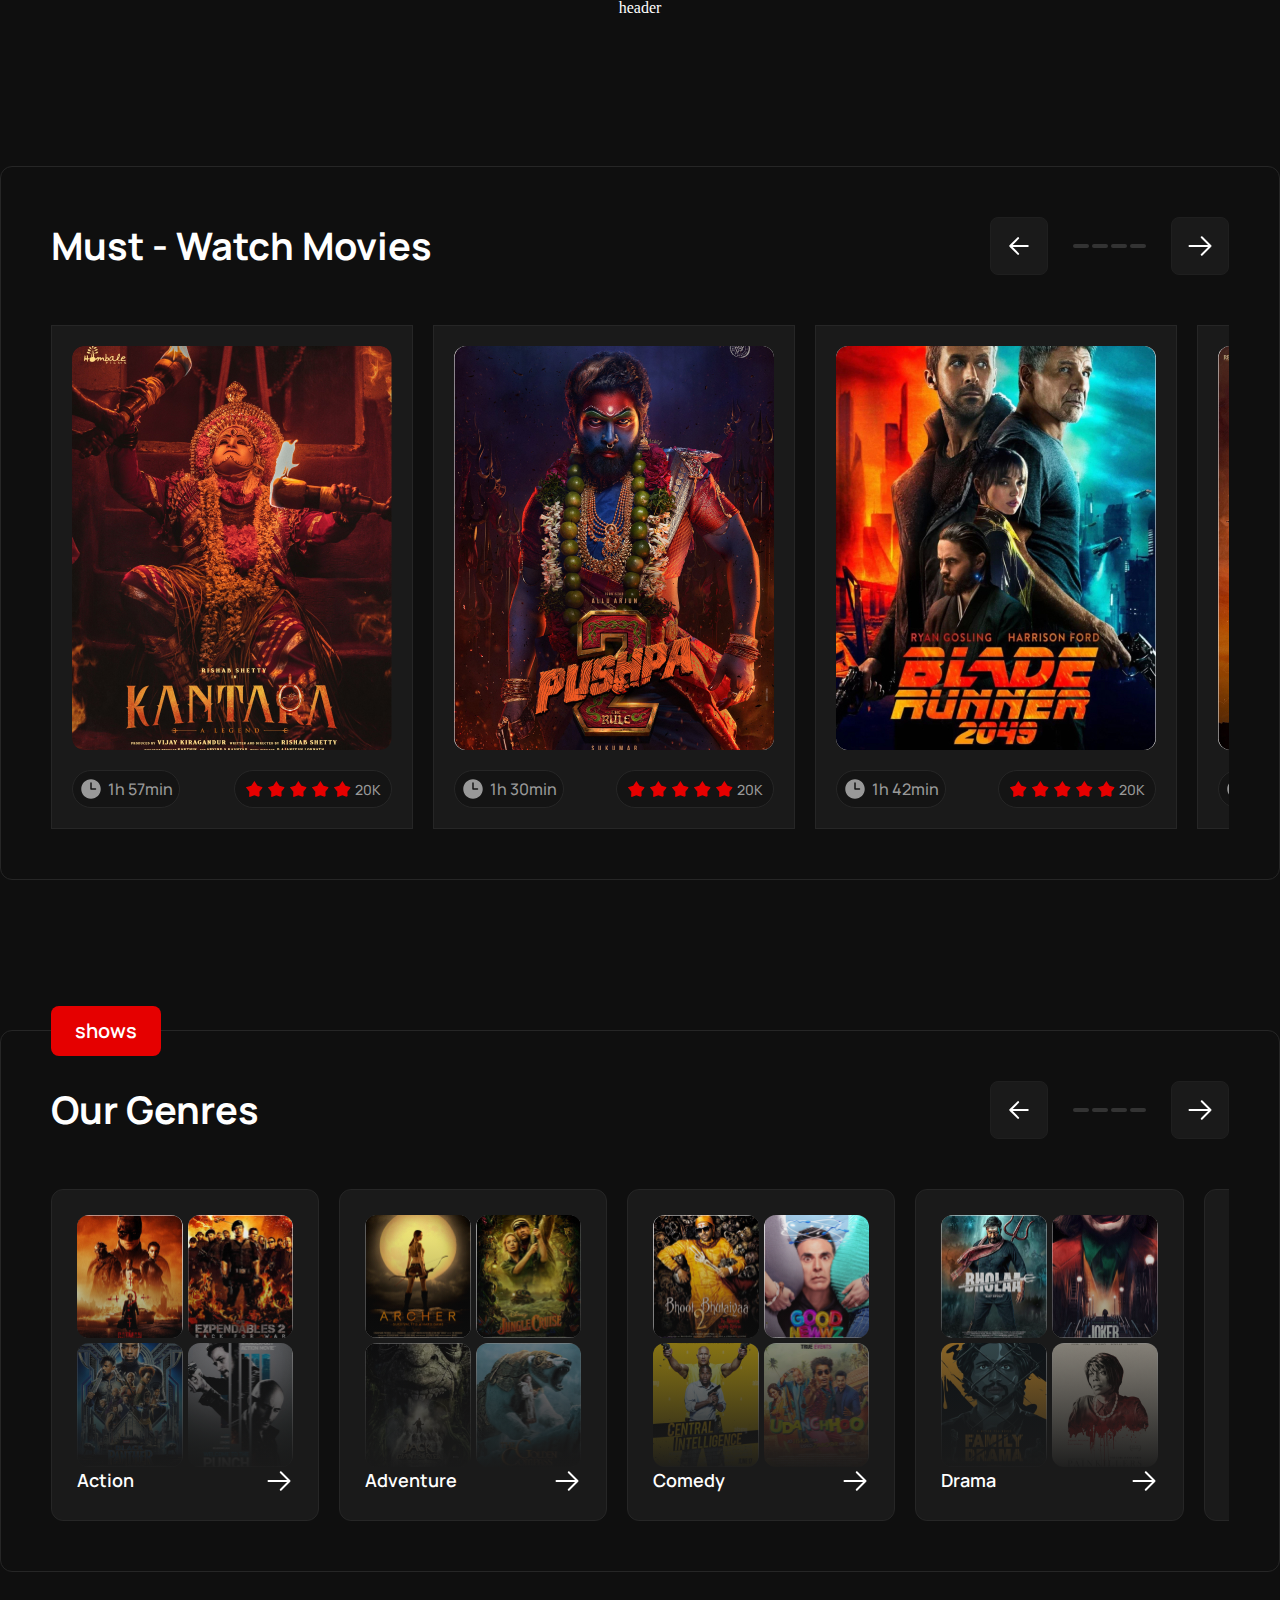
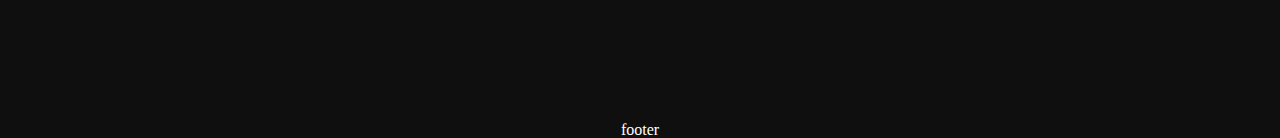
<file: lesson_15.1/index.html>
<!DOCTYPE html>
<html lang="en">
<head>
    <meta charset="UTF-8">
    <meta name="viewport" content="width=device-width, initial-scale=1.0">
    <link rel="stylesheet" href="css/reset.css">
    <link rel="stylesheet" href="css/style.css">
    <link href="https://fonts.googleapis.com/css?family=Manrope:regular,500,600,700,800" rel="stylesheet" />
    <title>Document</title>
</head>
<body>
    <header>header</header>
    <div class="wrapper">
        <div class="homework">
            <div class="homework__must-watch-movies-slider must-watch-movies-slider">
                <div class="must-watch-movies-slider__header header">
                    <div class="must-watch-movies-slider__title title">Must - Watch Movies</div>
                    <div class="must-watch-movies-slider__controller controller">
                        <div class="must-watch-movies-slider__arrow-left arrow-left">
                            <img src="img/icons/arrow-left.svg" alt="arrow-left">
                        </div>
                        <div class="must-watch-movies-slider__pages pages">
                            <div class="must-watch-movies-slider__page page"></div>
                            <div class="must-watch-movies-slider__page page"></div>
                            <div class="must-watch-movies-slider__page page"></div>
                            <div class="must-watch-movies-slider__page page"></div>
                        </div>
                        <div class="must-watch-movies-slider__arrow-right arrow-right">
                            <img src="img/icons/arrow-right.svg" alt="arrow-right">
                        </div>
                    </div>
                </div>
                <div class="must-watch-movies-slider__items">
                    <div class="must-watch-movies-slider__item">
                        <div class="must-watch-movies-slider__image"><img src="img/Must_Watch_Movies/kantaka.jpg" alt="kantaka"></div>
                        <div class="must-watch-movies-slider__info info-must-watch-movies-slider">
                            <div class="info-must-watch-movies-slider__time-of-movie">
                                <img src="img/icons/clock.svg" alt="clock">
                                <p>1h 57min</p>
                            </div>
                            <div class="info-must-watch-movies-slider__rating-of-movie">
                                <img src="img/icons/star.svg" alt="star">
                                <img src="img/icons/star.svg" alt="star">
                                <img src="img/icons/star.svg" alt="star">
                                <img src="img/icons/star.svg" alt="star">
                                <img src="img/icons/star.svg" alt="star">
                                <p>20K</p>
                            </div>
                        </div>
                    </div>
                    <div class="must-watch-movies-slider__item">
                        <div class="must-watch-movies-slider__image"><img src="img/Must_Watch_Movies/pushpa.jpg" alt="pushpa"></div>
                        <div class="must-watch-movies-slider__info info-must-watch-movies-slider">
                            <div class="info-must-watch-movies-slider__time-of-movie">
                                <img src="img/icons/clock.svg" alt="clock">
                                <p>1h 30min</p>
                            </div>
                            <div class="info-must-watch-movies-slider__rating-of-movie">
                                <img src="img/icons/star.svg" alt="star">
                                <img src="img/icons/star.svg" alt="star">
                                <img src="img/icons/star.svg" alt="star">
                                <img src="img/icons/star.svg" alt="star">
                                <img src="img/icons/star.svg" alt="star">
                                <p>20K</p>
                            </div>
                        </div>
                    </div>
                    <div class="must-watch-movies-slider__item">
                        <div class="must-watch-movies-slider__image"><img src="img/Must_Watch_Movies/blade_runner.jpg" alt="blade_runner"></div>
                        <div class="must-watch-movies-slider__info info-must-watch-movies-slider">
                            <div class="info-must-watch-movies-slider__time-of-movie">
                                <img src="img/icons/clock.svg" alt="clock">
                                <p>1h 42min</p>
                            </div>
                            <div class="info-must-watch-movies-slider__rating-of-movie">
                                <img src="img/icons/star.svg" alt="star">
                                <img src="img/icons/star.svg" alt="star">
                                <img src="img/icons/star.svg" alt="star">
                                <img src="img/icons/star.svg" alt="star">
                                <img src="img/icons/star.svg" alt="star">
                                <p>20K</p>
                            </div>
                        </div>
                    </div>
                    <div class="must-watch-movies-slider__item">
                        <div class="must-watch-movies-slider__image"><img src="img/Must_Watch_Movies/adipurush.jpg" alt="adipurush"></div>
                        <div class="must-watch-movies-slider__info info-must-watch-movies-slider">
                            <div class="info-must-watch-movies-slider__time-of-movie">
                                <img src="img/icons/clock.svg" alt="clock">
                                <p>2h 10min</p>
                            </div>
                            <div class="info-must-watch-movies-slider__rating-of-movie">
                                <img src="img/icons/star.svg" alt="star">
                                <img src="img/icons/star.svg" alt="star">
                                <img src="img/icons/star.svg" alt="star">
                                <img src="img/icons/star.svg" alt="star">
                                <img src="img/icons/star.svg" alt="star">
                                <p>20K</p>
                            </div>
                        </div>
                    </div>
                </div>
            </div>
            <div class="homework__our-genres-slider our-genres-slider">
                <div class="our-genres-slider__button">
                    <a href="#">shows</a>
                </div>
                <div class="our-genres-slider__header header">
                    <div class="our-genres-slider__title title">Our Genres</div>
                    <div class="our-genres-slider__controller controller">
                        <div class="our-genres-slider__arrow-left arrow-left">
                            <img src="img/icons/arrow-left.svg" alt="arrow-left">
                        </div>
                        <div class="our-genres-slider__pages pages">
                            <div class="our-genres-slider__page page"></div>
                            <div class="our-genres-slider__page page"></div>
                            <div class="our-genres-slider__page page"></div>
                            <div class="our-genres-slider__page page"></div>
                        </div>
                        <div class="our-genres-slider__arrow-right arrow-right">
                            <img src="img/icons/arrow-right.svg" alt="arrow-right">
                        </div>
                    </div>
                </div>
                <div class="our-genres-slider__items">
                    <div class="our-genres-slider__item">
                        <div class="our-genres-slider__images">
                            <div class="our-genres-slider__first-row-of-imeges">
                                <img src="img/Our_Genres/Action/batman.jpg" alt="expendables_2">
                                <img src="img/Our_Genres/Action/black_panther.jpg" alt="expendables_2">
                            </div>
                            <div class="our-genres-slider__second-row-of-imeges">
                                <img src="img/Our_Genres/Action/expendables_2.jpg" alt="expendables_2">
                                <img src="img/Our_Genres/Action/punch.jpg" alt="expendables_2">
                            </div>
                        </div>
                        <div class="our-genres-slider__type-of-movie-and-more type-of-movie-and-more">
                            <div class="type-of-movie-and-more__text">action</div>
                            <div class="type-of-movie-and-more__arrow-for-more">
                                <img src="img/icons/arrow-right.svg" alt="">
                            </div>
                        </div>
                    </div>
                    <div class="our-genres-slider__item">
                        <div class="our-genres-slider__images">
                            <div class="our-genres-slider__first-row-of-imeges">
                                <img src="img/Our_Genres/Adventure/archer.jpg" alt="expendables_2">
                                <img src="img/Our_Genres/Adventure/jack.jpg" alt="expendables_2">
                            </div>
                            <div class="our-genres-slider__second-row-of-imeges">
                                <img src="img/Our_Genres/Adventure/jungle_cruise.jpg" alt="expendables_2">
                                <img src="img/Our_Genres/Adventure/the_golden_compass.jpg" alt="expendables_2">
                            </div>
                        </div>
                        <div class="our-genres-slider__type-of-movie-and-more type-of-movie-and-more">
                            <div class="type-of-movie-and-more__text">Adventure</div>
                            <div class="type-of-movie-and-more__arrow-for-more">
                                <img src="img/icons/arrow-right.svg" alt="">
                            </div>
                        </div>
                    </div>
                    <div class="our-genres-slider__item">
                        <div class="our-genres-slider__images">
                            <div class="our-genres-slider__first-row-of-imeges">
                                <img src="img/Our_Genres/Comedy/bhool_bhulaiyaa_2.jpg" alt="expendables_2">
                                <img src="img/Our_Genres/Comedy/central_intelligence.jpg" alt="expendables_2">
                            </div>
                            <div class="our-genres-slider__second-row-of-imeges">
                                <img src="img/Our_Genres/Comedy/good_newwz.jpg" alt="expendables_2">
                                <img src="img/Our_Genres/Comedy/udanchhoo.jpg" alt="expendables_2">
                            </div>
                        </div>
                        <div class="our-genres-slider__type-of-movie-and-more type-of-movie-and-more">
                            <div class="type-of-movie-and-more__text">Comedy</div>
                            <div class="type-of-movie-and-more__arrow-for-more">
                                <img src="img/icons/arrow-right.svg" alt="">
                            </div>
                        </div>
                    </div>
                    <div class="our-genres-slider__item">
                        <div class="our-genres-slider__images">
                            <div class="our-genres-slider__first-row-of-imeges">
                                <img src="img/Our_Genres/Drama/bholaa.jpg" alt="expendables_2">
                                <img src="img/Our_Genres/Drama/family_drama.jpg" alt="expendables_2">
                            </div>
                            <div class="our-genres-slider__second-row-of-imeges">
                                <img src="img/Our_Genres/Drama/joker.jpg" alt="expendables_2">
                                <img src="img/Our_Genres/Drama/painkillers.jpg" alt="expendables_2">
                            </div>
                        </div>
                        <div class="our-genres-slider__type-of-movie-and-more type-of-movie-and-more">
                            <div class="type-of-movie-and-more__text">Drama</div>
                            <div class="type-of-movie-and-more__arrow-for-more">
                                <img src="img/icons/arrow-right.svg" alt="">
                            </div>
                        </div>
                    </div>
                    <div class="our-genres-slider__item">
                        <div class="our-genres-slider__images">
                            <div class="our-genres-slider__first-row-of-imeges">
                                <img src="img/Our_Genres/Horror/scream.jpg" alt="expendables_2">
                                <img src="img/Our_Genres//Horror/the_flesheater.jpg" alt="expendables_2">
                            </div>
                            <div class="our-genres-slider__second-row-of-imeges">
                                <img src="img/Our_Genres/Horror/the_human_centipede.jpg" alt="expendables_2">
                                <img src="img/Our_Genres/Horror/us.jpg" alt="expendables_2">
                            </div>
                        </div>
                        <div class="our-genres-slider__type-of-movie-and-more type-of-movie-and-more">
                            <div class="type-of-movie-and-more__text">horror</div>
                            <div class="type-of-movie-and-more__arrow-for-more">
                                <img src="img/icons/arrow-right.svg" alt="">
                            </div>
                        </div>
                    </div>
                </div>
            </div>
        </div>
    </div>
    <footer>footer</footer>
</body>
</html>
</file>
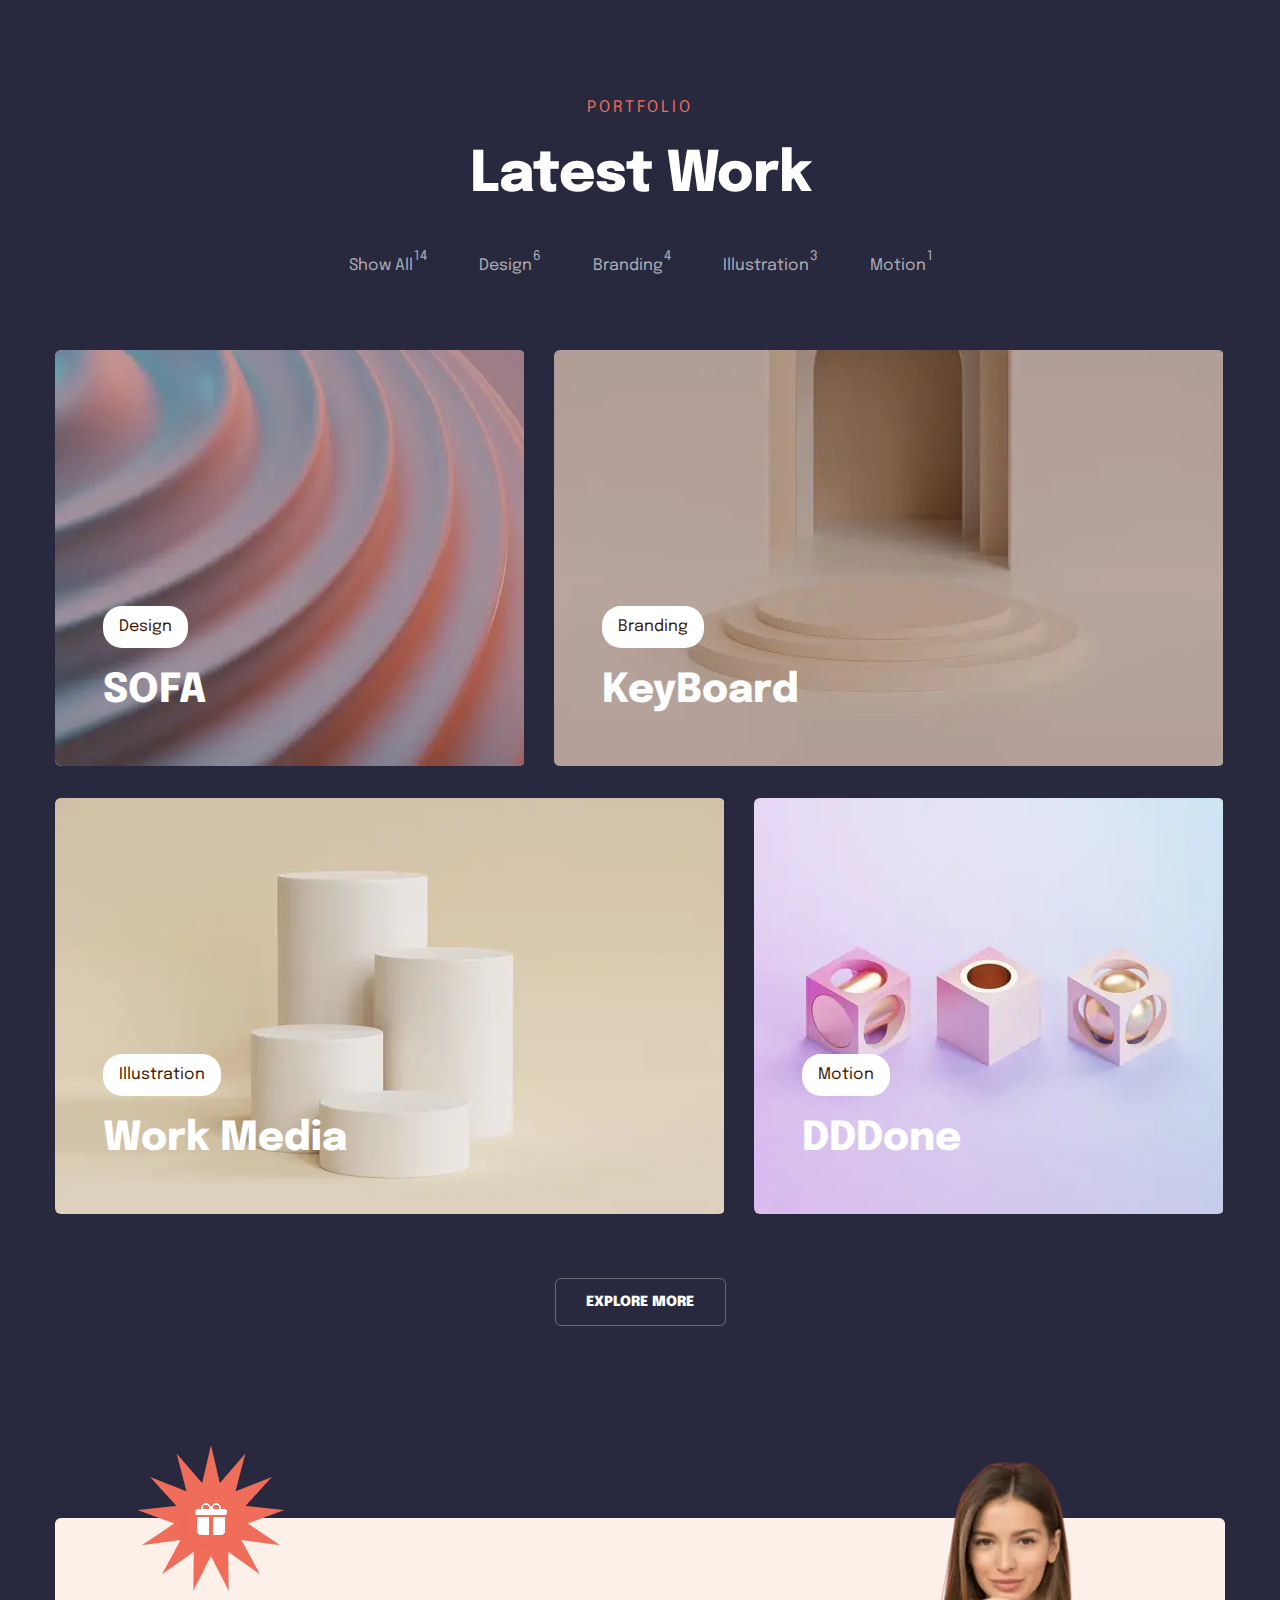
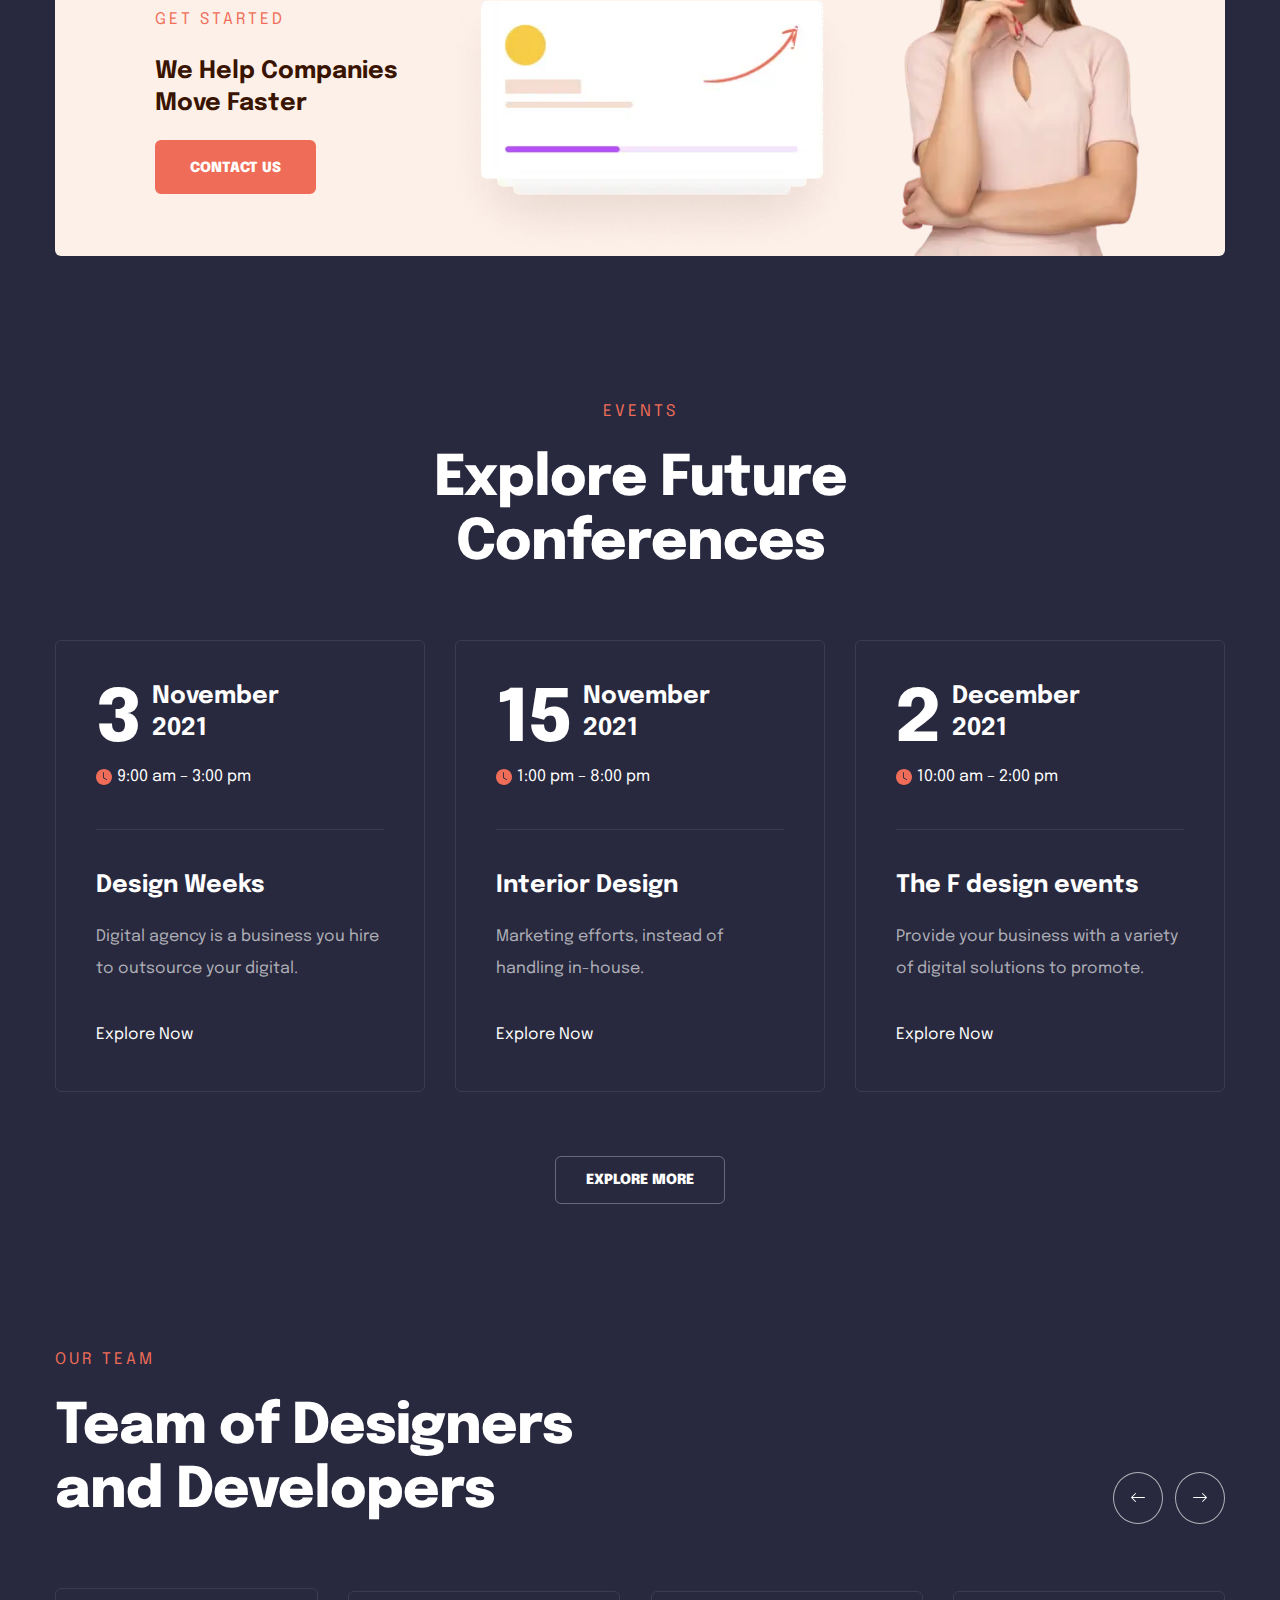
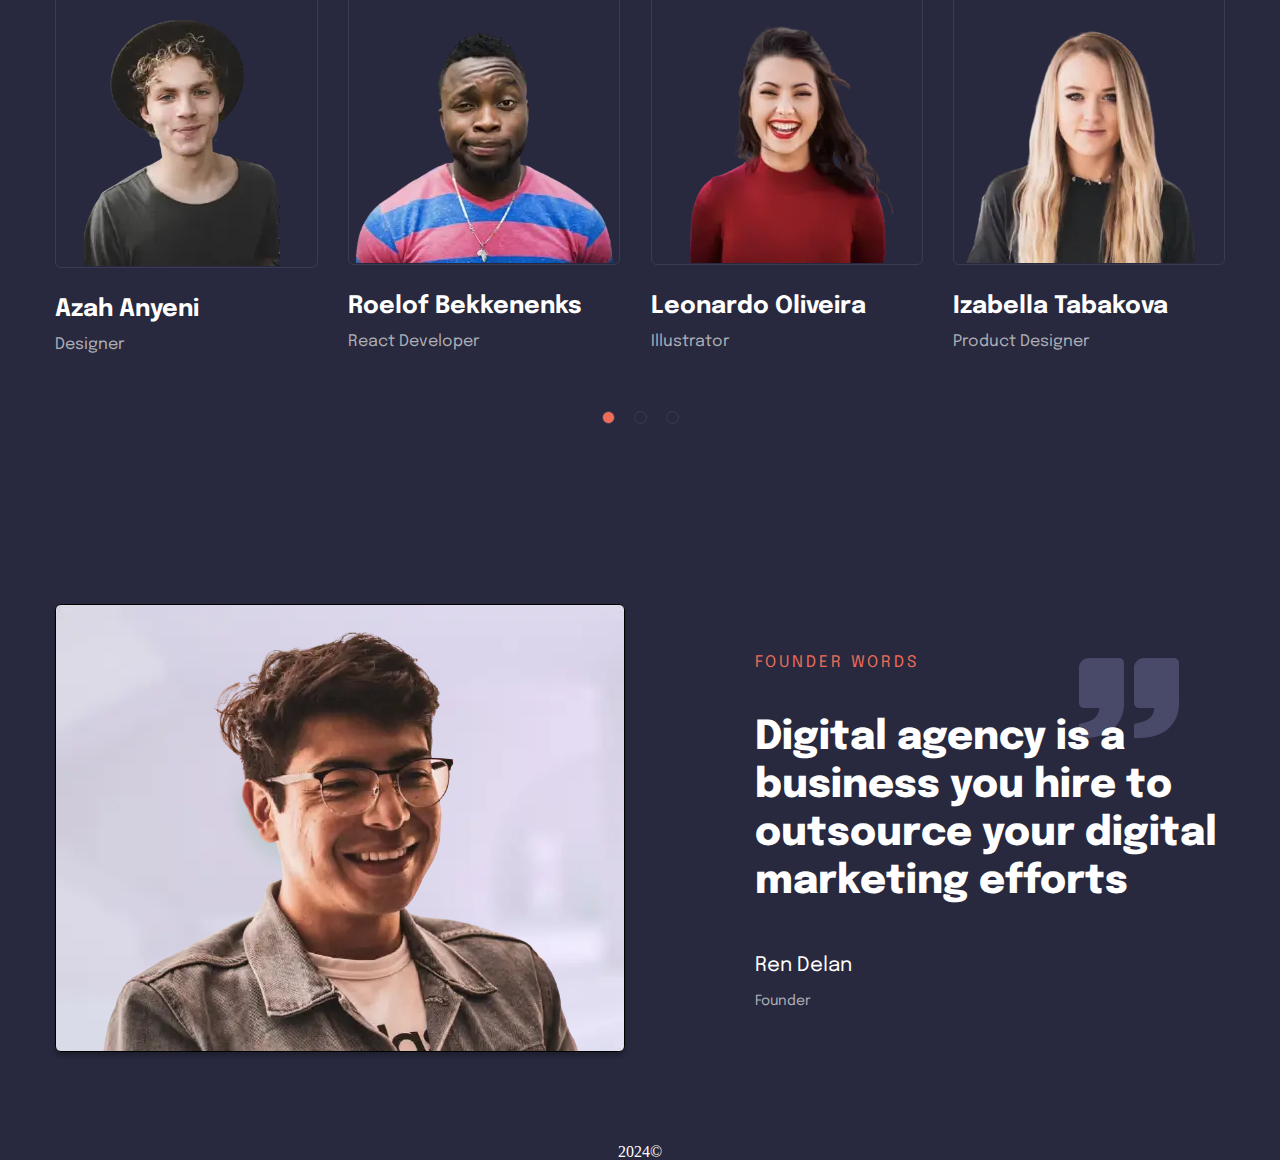
<file: lesson_15/index.html>
<!DOCTYPE html>
<html lang="en">
<head>
    <meta charset="UTF-8">
    <meta name="viewport" content="width=device-width, initial-scale=1.0">
    <link href="https://fonts.googleapis.com/css?family=Epilogue:regular,700,800,900" rel="stylesheet" />
    <link rel="stylesheet" href="css/reset.css">
    <link rel="stylesheet" href="css/style.css">
    <title>Document</title>
</head>
<body>
    <div class="wrapper">
            <header></header>
            <main>
                <div class="homework">
                    <div class="homework__portfolio portfolio">
                        <div class="portfolio__conteiner">
                            <div class="portfolio__header">
                                <div class="portfolio__label label">
                                    <h5>Portfolio</h5>
                                </div>
                                <div class="portfolio__title title">
                                    <h2>Latest Work</h2>
                                </div>
                                <ul class="portfolio__menu">
                                    <li class="portfolio__item-menu"><a class="portfolio__link-menu" href="#">Show All<sup>14</sup></a></li>
                                    <li class="portfolio__item-menu"><a class="portfolio__link-menu" href="#">Design<sup>6</sup></a></li>
                                    <li class="portfolio__item-menu"><a class="portfolio__link-menu" href="#">Branding<sup>4</sup></a></li>
                                    <li class="portfolio__item-menu"><a class="portfolio__link-menu" href="#">Illustration<sup>3</sup></a></li>
                                    <li class="portfolio__item-menu"><a class="portfolio__link-menu" href="#">Motion<sup>1</sup></a></li>
                                </ul>
                            </div>
                            <div class="portfolio__items">
                                <div class="portfolio__item">
                                    <div class="portfolio__content content-portfolio">
                                        <div class="content-portfolio__image"><img src="img/portfolio/design.webp" alt=""></div>
                                        <div class="content-portfolio__button">design</div>
                                        <div class="content-portfolio__name">SOFA</div>
                                    </div>
                                </div>
                                <div class="portfolio__item portfolio__item">
                                    <div class="portfolio__content">
                                        <div class="content-portfolio__image"><img src="img/portfolio/branding.webp" alt=""></div>
                                        <div class="content-portfolio__button">branding</div>
                                        <div class="content-portfolio__name">KeyBoard</div>
                                    </div>
                                </div>
                                <div class="portfolio__item portfolio__item">
                                    <div class="portfolio__content">
                                        <div class="content-portfolio__image"><img src="img/portfolio/illustration.webp" alt=""></div>
                                        <div class="content-portfolio__button">illustration</div>
                                        <div class="content-portfolio__name">Work Media</div>
                                    </div>
                                </div>
                                <div class="portfolio__item">
                                    <div class="portfolio__content content-portfolio">
                                        <div class="content-portfolio__image"><img src="img/portfolio/motion.webp" alt=""></div>
                                        <div class="content-portfolio__button">motion</div>
                                        <div class="content-portfolio__name">DDDone</div>
                                    </div>
                                </div>
                            </div>
                            <div class="portfolio__button button">explore More</div>
                        </div>
                    </div>
                    <div class="homework__contact-us contact-us">
                        <div class="contact-us__conteiner">
                            <div class="contact-us__items">
                                <div class="contact-us__item">
                                    <div class="contact-us__content">
                                        <div class="contact-us__label label">
                                            <h5>Get Started</h5>
                                        </div>
                                        <div class="contact-us__text">
                                            <h4>We Help Companies Move Faster</h4>
                                        </div>
                                        <div class="contact-us__button">Contact Us</div>
                                    </div>
                                </div>
                                <div class="contact-us__item"><img class="contact-us__image contact-us__image--screen" src="img/contact-us/screen.webp" alt="some svg page"></div>
                                <div class="contact-us__item contact-us__item--after">
                                    <img class="contact-us__image contact-us__image--girl" src="img/contact-us/girl.webp" alt="girl which is poising">
                                </div>
                            </div>
                        </div>
                    </div>
                    <div class="homework__events events">
                        <div class="events__conteiner">
                            <div class="events__header">
                                <div class="events__label label"><h5>events</h5></div>
                                <div class="events__title title"><h2>explore future conferences</h2>
                                </div>
                            </div>
                            <div class="events__items">
                                <div class="events__item item-events">
                                    <div class="item-events__header">
                                        <div class="item-events__data">
                                            <div class="item-events__number">3</div>
                                            <div class="item-events__deteils">november 2021</div>
                                        </div>
                                        <div class="item-events__time">9:00 am – 3:00 pm</div>
                                    </div>
                                    <div class="item-events__title">Design Weeks</div>
                                    <div class="item-events__text">Digital agency is a business you hire to outsource your digital.</div>
                                    <div class="item-events__link">Explore Now</div>
                                </div>
                                <div class="events__item item-events">
                                    <div class="item-events__header">
                                        <div class="item-events__data">
                                            <div class="item-events__number">15</div>
                                            <div class="item-events__deteils">november 2021</div>
                                        </div>
                                        <div class="item-events__time">1:00 pm – 8:00 pm</div>
                                    </div>
                                    <div class="item-events__title">Interior Design</div>
                                    <div class="item-events__text">Marketing efforts, instead of handling in-house.</div>
                                    <div class="item-events__link">Explore Now</div>
                                </div>
                                <div class="events__item item-events">
                                    <div class="item-events__header">
                                        <div class="item-events__data">
                                            <div class="item-events__number">2</div>
                                            <div class="item-events__deteils">December 2021</div>
                                        </div>
                                        <div class="item-events__time">10:00 am – 2:00 pm</div>
                                    </div>
                                    <div class="item-events__title">The F design events</div>
                                    <div class="item-events__text">Provide your business with a variety of digital solutions to promote.</div>
                                    <div class="item-events__link">Explore Now</div>
                                </div>
                            </div>
                            <div class="events__button button">Explore more</div>
                        </div>
                    </div>
                    <div class="homework__our-team our-team">
                        <div class="our-team__conteiner">
                            <div class="our-team__header">
                                <div class="our-team__header-box">
                                    <div class="our-team__label label">Our Team</div>
                                    <div class="our-team__title title">Team of Designers and Developers</div>
                                </div>
                                <div class="our-team__slider-arrows slider-arrows">
                                    <div class="slider-arrows__arrow slider-arrows__arrow--left">
                                        <img src="img/our-team/arrow-left.svg" alt="arrow icon">
                                    </div>
                                    <div class="slider-arrows__arrow slider-arrows__arrow--right">
                                        <img src="img/our-team/arrow-right.svg" alt="icon arrow">
                                    </div>
                                </div>
                            </div>
                            <div class="our-team__slider slider">
                                <div class="slider__item">
                                    <div class="slider__image"><img src="img/our-team/azah-anyeni.webp" alt="azah-anyeni"></div>
                                    <div class="slider__info">
                                        <div class="slider__name">Azah Anyeni</div>
                                        <div class="slider__role-in-team">Designer</div>
                                    </div>
                                </div>
                                <div class="slider__item">
                                    <div class="slider__image"><img src="img/our-team/roelof-bekkenenks.webp" alt="roelof-bekkenenks"></div>
                                    <div class="slider__info">
                                        <div class="slider__name">Roelof Bekkenenks</div>
                                        <div class="slider__role-in-team">React Developer</div>
                                    </div>
                                </div>
                                <div class="slider__item">
                                    <div class="slider__image"><img src="img/our-team/leonardo-oliveira.webp" alt="leonardo-oliveira"></div>
                                    <div class="slider__info">
                                        <div class="slider__name">Leonardo Oliveira</div>
                                        <div class="slider__role-in-team">Illustrator</div>
                                    </div>
                                </div>
                                <div class="slider__item">
                                    <div class="slider__image"><img src="img/our-team/izabella-tabakova.webp" alt="izabella-tabakova"></div>
                                    <div class="slider__info">
                                        <div class="slider__name">Izabella Tabakova</div>
                                        <div class="slider__role-in-team">Product Designer</div>
                                    </div>
                                </div>
                            </div>
                            <div class="our-team__slider-controls">
                                <div class="our-team__slider-control our-team__slider-control--active"></div>
                                <div class="our-team__slider-control"></div>
                                <div class="our-team__slider-control"></div>
                            </div>
                        </div>
                    </div>
                    <div class="homework__founder founder">
                        <div class="founder__conteiner">
                            <div class="founder__items">
                                <div class="founder__image"><img src="img/founder/person.webp" alt="founder"></div>
                                <div class="founder__content">
                                    <div class="founder__label label">Founder Words</div>
                                    <div class="founder__quote">Digital agency is a business you hire to outsource your digital marketing efforts</div>
                                    <div class="founder__name">Ren Delan</div>
                                    <div class="founder__role-in-team">Founder</div>
                                </div>
                            </div>
                        </div>
                    </div>
                </div>
            </main>
            <footer>2024©</footer>
    </div>
</body>
</html>
</file>
<file: lesson_07/css/style.css>
.header{
    display: block;
    text-align: center;
    padding: 30px;
    font-size: 48px;
}
h1 {
    text-align: center;
    font-size: 48px;
}
.card{
    font-family: DM Sans;
    padding: 25px;
    background-color: #F0F0F6;
    border-radius: 56px;
    max-width: 500px;
    transition: box-shadow 0.3s linear;
}

.card:hover{
    transform: scale(1.01);
    box-shadow: 0 6px 12px rgba(0, 0, 0, 0.2);
}

.price-list{
    display: flex;
    justify-content: space-around;

}
li{
    padding: 13px;
}
.card__price{
    font-weight: 700;
    display: flex;
    margin: 25px;
    flex-direction: column;
    align-items: center;
}
.price{
    font-size: 120px;
    text-shadow: 0px 4px 4px rgba(0, 0, 0);
}
.plan-name{
    font-size: 30px;
}

span{
    color: white;
}
.card__price{
    background-color: #4A3AFF;
    padding: 45px 145px;
    border-radius: 34px;
}
.card__list{
    font-size: 28px;
}

.list__item::before{
    content: "";
    margin-right: 5px;
    width: 37px;
    height: 36px;
    background-image: url(../img/correct.svg);
}


.data{
    color: #4A3AFF;
    font-size: 20px;
}
.title{
    padding: 10px 0;
    color: #1E1B39;
    font-weight: 700;
    font-size: 42px;
}
.sub-title{
    color: #6E6C83;
    font-size: 24px;
}

.type {
    font-family: DM Sans;
    max-width: 700px;
    display: flex;
    flex-direction: column;
    align-items: flex-start;
    padding: 25px;
    transition: 0.3s all;
}
.type:hover{
    text-shadow: 0px 0px 2px #0e0c20;
}

.timeline{
    margin: 0 auto;
    max-width: 700px;
    display: flex;
    flex-direction: column;
}

.agency{
    display: flex;
    flex-direction: column;
    justify-content: center;
    align-items: center;
    font-family: Epilogue;
    color: #391400;
    font-weight: 400;
}
img{
    padding: 68px 0;
    max-width: 970px;
    border-radius: 15px;
}
.business{
    max-width: 570px;
    margin: 0 auto;
}
.text{
    padding: 32px 0;
    color: rgba(57, 20, 0, 0.64);
    font-size: 16px;
    line-height: 32px;
}
h3{
    padding: 18px 0px;
    font-weight: 700;
    font-size: 24px;
}
h4{
    font-size: 20px;
    line-height: 32px;
}
.list{
    font-size: 16px;
    padding: 10px;
}
.circle::before{
content: "";
margin-right: 12px;
width: 8px;
height: 8px;
background-color: #EF6D58;
border-radius: 50%;
}
.footer{
    padding: 6px;
    display: block;
    text-align: center;
    font-size: 24px;
    background-color: #EF6D58;
}
.quote__text{

    padding: 42px 32px 32px 112px;
    max-width: 574px;
    color: #391400;
    font-family: Epilogue;
    font-size: 20px;
    font-weight: 400;
    background: url(../img/Shape.svg) 32px 40px / 48px no-repeat;
}

.quote{
    display: flex;
    justify-content: center;
    align-items: center;
    width: 570px;
    height: 170px;
    background-color: #F9E5DA;
    border-radius: 8px;
}


.block1{
    background-color: blueviolet;
    width: 120px;
    text-align: center;
    border-radius: 50px;
}
.block2 {
    background-color: blueviolet;
    width: 40px;
    height: 80px;
    margin-left: 40px;
    visibility: hidden;
}

.block3 {
    margin-left: 40px;
    width: 400px;
    height: 30px;
    background-color: blueviolet;
    text-align: center;
    visibility: hidden;
}

.block4 {
    margin-left: 414px;
    width: 10px;
    height: 40px;
    background-color: blueviolet;
    text-align: center;
    visibility: hidden;
}

.block5 {
    margin-left: 40px;
    width: 400px;
    height: 30px;
    background-color: blueviolet;
    text-align: center;
    visibility: hidden;
}

.block6 {
    margin-left: 40px;
    width: 5px;
    height: 60px;
    background-color: blueviolet;
    text-align: center;
    padding: 6px;
    visibility: hidden;
}

.block7 {
    margin-left: 40px;
    width: 140px;
    height: 30px;
    background-color: blueviolet;
    text-align: center;
    visibility: hidden;
}

.block8 {
    margin-left: 80px;
    width: 5px;
    height: 60px;
    background-color: blueviolet;
    text-align: center;
    padding: 6px;
    visibility: hidden;
}

.block9 {
    margin-left: 80px;
    width: 140px;
    height: 10px;
    padding: 6px;
    background-color: blueviolet;
    text-align: center;
    visibility: hidden;
}

.block10 {
    margin-left: 208px;
    width: 5px;
    height: 60px;
    background-color: blueviolet;
    text-align: center;
    padding: 6px;
    visibility: hidden;
}


.block11 {
    margin-left: 150px;
    background-color: blueviolet;
    width: 120px;
    text-align: center;
    border-radius: 50px;
}


.line:nth-child(1):hover ~ .line:nth-child(2){
    visibility: visible;
}
.line:nth-child(2):hover{
    visibility: visible;
}
.line:nth-child(2):hover~.line:nth-child(3) {
    visibility: visible;
}

.line:nth-child(3):hover {
    visibility: visible;
}
.line:nth-child(3):hover~.line:nth-child(4) {
    visibility: visible;
}

.line:nth-child(4):hover {
    visibility: visible;
}
.line:nth-child(4):hover~.line:nth-child(5) {
    visibility: visible;
}

.line:nth-child(5):hover {
    visibility: visible;
}
.line:nth-child(5):hover~.line:nth-child(6) {
    visibility: visible;
}

.line:nth-child(6):hover {
    visibility: visible;
}
.line:nth-child(6):hover~.line:nth-child(7) {
    visibility: visible;
}

.line:nth-child(7):hover {
    visibility: visible;
}
.line:nth-child(7):hover~.line:nth-child(8) {
    visibility: visible;
}

.line:nth-child(8):hover {
    visibility: visible;
}
.line:nth-child(8):hover~.line:nth-child(9) {
    visibility: visible;
}

.line:nth-child(9):hover {
    visibility: visible;
}
.line:nth-child(9):hover~.line:nth-child(10) {
    visibility: visible;
}

.line:nth-child(10):hover {
    visibility: visible;
}
</file>
<file: lesson_08/css/style.css>
body{
    background-color: aquamarine;
}
.page{
    max-width: 1440px;
    margin: 0 auto;
    text-align: center;
    background-color: rgb(14, 36, 36);
}
p{
    margin: 20px 0px;
    color: aquamarine;
    font-size: 30px;
}
img{
    margin: 20px 10px;
}
footer{
    text-align: center;
}
.men{
    max-width: 1170px;
}
</file>
<file: lesson_09/css/style.css>
body{
    background-color: #FDF0E9;
    max-width: 1170px;
    margin: 0 auto;
}
.companies{
    display: flex;
    justify-content: space-around;
    padding: 72px 0px 0px 0px;
}
.body__separator {
    background-color: #F3D1BF;
    width: 1170px;
    height: 1px;
    margin: 72px auto 101px auto;
}
.card__block {
    max-width: 470px;
}
.card__block > div{
    padding-bottom: 25px;
}
.card__block:first-child {
    margin-left: 75px;
}
.card__block:last-child {

}
.title{
    color: #EF6D58;
    font-family: Epilogue;
    text-transform: uppercase;
    line-height: 32px;
    letter-spacing: 3px;
}
.subtitle{
    color: #391400;
    font-family: Epilogue;
    font-size: 56px;
    font-weight: 800;
    text-transform: capitalize;
    line-height: 64px;
    letter-spacing: -1px;
}
.quote{
    color: #391400;
    font-family: Epilogue;
    font-size: 20px;
    line-height: 32px;
}
.text{
    color: rgba(57, 20, 0, 0.64);
    font-family: Epilogue;
    line-height: 32px;
}
.card{
    display: flex;
    flex-direction: row;
    justify-content: space-evenly;
    margin-bottom: 120px;
}
.card__button{
    display: block;
    padding: 18px 34px 16px 34px;
    font-family: Epilogue;
    text-transform: uppercase;
    font-weight: 900;
    font-size: 14px;
    color: #391400;
    border-radius: 6px;
    background-color: #fff;
    width: 140px;
    height: 50px;
    box-shadow: 0px 3px 9px 0px rgba(57, 20, 0, 0.08);
    transition: all 0.4s;
}
.card__button:hover{
    background-color: #000;
    color: #fff;
}
.stats{
    display: flex;
    justify-content: center;
    margin: 160px 0 160px 0;
}
.articles{
    display: flex;
    justify-content: center;
    margin: 160px 0 160px 0;
}
.articles {
    display: flex;
    justify-content: center;
    margin: 160px 0 160px 0;
}
.stats__block{
    display: flex;
    flex-direction: column;
    justify-content: center;
    width: 391px;
    height: 176px;
    padding-left: 50px;
    border-radius: 6px 0px 0px 6px;
    border: 1px solid #F3D1BF;
}
.articles__block {
    display: flex;
    flex-direction: column;
    justify-content: space-evenly;
    width: 391px;
    height: 176px;
    padding-left: 50px;
    border-radius: 6px 0px 0px 6px;
    border: 1px solid #F3D1BF;
}
.link{
    font-family: Epilogue;
    text-transform: uppercase;
    color: #391400;
}
.link:hover{
    text-decoration: underline;
}
.subtitle--light{
    margin-bottom: 80px;
    font-size: 24px;
    font-weight: 700;
    line-height: 32px;
}
.card__conteiner{
    display: flex;
    justify-content: space-evenly;
    align-items: center;
}
.list{
    display: flex;
    justify-content: space-between;
}
.list__items{
    color: #391400;
    font-family: Epilogue;
    font-size: 72px;
    font-weight: 800;
    line-height: 80px;
    margin: 0px 35px 20px 0px;
}
.conteiner-body__subtitle--smaller{
    font-size: 40px;
}
.card__block--wider{
    max-width: 470px;
}
li{
    padding-bottom: 10px;
    display: flex;
}
li::before{
    background-image: url(../img/check.svg);
    padding: 16px;
    margin-right: 16px;
    content: "";

}
a{
    margin-right: 20px;
}
.feedback__selfie{
    background-color: #F7CB47;
    border-radius: 50%;
    width: 110px;
}
.conteiner-body__text--selfie{
    max-width: 385px;
}
.card__feedback{
    display: flex;
}
.quote--name{
    margin-left: 80px;
}
.card--position{
    display: inline-block;
    margin-bottom: 0px;
}
.articles__block--size{
    width: 391px;
    height: 400px;
    border: 1px solid #F3D1BF;
}
.conteiner-body__text--size{
    max-width: 295px;
}
.text--size{
    max-width: 295px;
}
.subtitle--size{
    font-size: 24px;
}
.card__link--size{
    padding-top: 26px;
    font-size: 16px;
    text-transform: capitalize;
}
.articles__icon--design{
    width: 32px;
    height: 32px;
    margin: 24px 0px 0px 24px;
}
.stats__block--size{
    justify-content: space-evenly;
}
.articles__icon{
    width: 80px;
    height: 80px;
    background-color: #EF6C57;
    border-radius: 50%;
}
footer{
    text-align: center;
}
.list__item{
    padding-bottom: 20px;
}
</file>
<file: lesson_10/css/style.css>
.wrapper__page{
    display: flex;
    justify-content: center;
}
body{
    background-color: rgb(250, 181, 97);
}
.wrapper__block{
    width: 65px;
    height: 65px;
    text-align: center;
    padding: 20px 20px;
    margin: 10px 10px;
}
.wrapper__block--1{
    background-color: blueviolet;
}
.wrapper__block--2 {
    background-color:aquamarine;
    padding: 20px 5px;
}
.wrapper__block--3 {
    background-color: chartreuse;
}
.wrapper{
    max-width: 1440px;
    margin: 0 auto;
    text-align: center;
    background-color: rgb(253, 202, 140);
}
h1{
    font-size: 46px;
}
p{
    font-size: 36px;
}
.wrapper__block--static{
    position: static;
}
.wrapper__block--relative{
    position: relative;
    top: 40px;
    left: 20px;
}
.wrapper__page--absolute{
    position: relative;
}
.wrapper__block--absolute{
    position: absolute;
    top: 0px;
    left: 0px;
}
.wrapper__block--fixed{
    position: fixed;
    top: 90%;
    left: 90%;
}
.wrapper__page--sticky{
    height: 500px;
    background-color: rgb(196, 165, 127);
}
.wrapper__block--sticky{
    position: sticky;
    top: 20px;
}
.sticky-header__title{
    font-size: 36px;
    width: 100%;
    background-color: aqua;
    height: 50px;
    position: sticky;
    top: 10px;
    margin-bottom: 10px;
}
.sticky-header__box{
    position: relative;
}
.homework__thumbnail{
    margin: 100px 0px;
    width: 1440px;
    height: 880px;
    position: relative;
    background-color: #28293E;
}
.thumbnail-homework__item--ovel{
    position: absolute;
    top: 278px;
    left: 835px;
    border-radius: 370px;
    border: 1px solid #000;
    box-shadow: 0px 4px 4px 0px rgba(0, 0, 0, 0.25);
}
.thumbnail-homework__item--laptop{
    position: absolute;
    top: 178px;
    left: 735px;
    background-color: #B550F8;
    width: 246px;
    height: 305px;
    border-radius: 122px 122px 7px 7px;
}
.thumbnail-homework__item--laptop img{
    position: absolute;
    top: 24px;
    left: 21px;

}
.thumbnail-homework__item--star img{
    position: absolute;
    top: 246px;
    left: 1074px;
}
.thumbnail-homework__item--star {
    position: absolute;
    top: 218px;
    left: 1039px;
    width: 112px;
    height: 112px;
    border-radius: 50%;
    background-color: #EF6D58;
}
.thumbnail-homework__item--star img{
    position: absolute;
    top: 25%;
    left: 32%;
}
.thumbnail-homework__item--cloud img{
    position: absolute;
    top: 258px;
    left: 1193px;
}
.thumbnail-homework__item--girl{
    position: absolute;
    top: 367px;
    left: 1059px;
    width: 246px;
    height: 305px;
    background-color: #F7CC47;
    border-radius: 122px 122px 7px 7px;
}
.thumbnail-homework__item--girl img{
    position: absolute;
    top: 12%;
    left: 0;
}
.thumbnail-homework__item--shape img{
    position: absolute;
    top: 519px;
    left: 735px;
}
.thumbnail-homework__item--arrow img{
    position: absolute;
    top: 721px;
    left: 1049px;
}
.thumbnail-homework__item--screen img{
    position: absolute;
    top: 609px;
    left: 791px;
    border-radius: 7px;
}
.homework__galery{
    width: 1440px;
    height: 750px;
    background-color: #28293E;
}
.galery-homework{
    display: flex;
    justify-content: center;
    align-items: center;
}
.galery-homework__card{
    width: 33.33%;
    border: 1px solid #3A3C56;
    height: 608px;
}
.galery-homework__card--design{
    background-image: url(../img/galery/frame-desigh.webp);
    background-repeat: no-repeat;
    background-position: 15px 15px;
}
.galery-homework__card--branding{
    background-image: url(../img/galery/frame-branding.webp);
    background-repeat: no-repeat;
    background-position: 15px 15px;
}

.galery-homework__card--illustration{
    background-image: url(../img/galery/frame-illustration.webp);
    background-repeat: no-repeat;
    background-position: 15px 15px;}
span{
    border-radius: 19px;
    background: #FFF;
    padding: 10px 15px 11px 15px;
    font-family: Epilogue;
    font-size: 16px;
    font-style: normal;
    font-weight: 400;
    line-height: 32px;
    text-align: center;
    color: #391400;
    text-transform: capitalize;
    transition: all 0.3s;
}
.galery-homework__button--design{
    position: relative;
    top: 435px;
    left: -134px;
}
.galery-homework__text--design {
    position: relative;
    top: 460px;
    left: -123px;
}
.galery-homework__button--branding {
    position: relative;
    top: 435px;
    left: -124px;
}

.galery-homework__text--branding {
    position: relative;
    top: 460px;
    left: -76px;
}
.galery-homework__button--illustration {
    position: relative;
    top: 434px;
    left: -117px;
}

.galery-homework__text--illustration {
    position: relative;
    top: 460px;
    left: -54px;
}
.galery-homework__text--design h3{
    text-transform: uppercase;
}
span:hover{
    background-color: #000;
    color: #FFF;
}
h3{
    font-family: Epilogue;
    font-size: 40px;
    font-style: normal;
    font-weight: 800;
    line-height: 48px;
    text-transform: capitalize;
    color: #FFF;
}
</file>
<file: lesson_11/css/style.css>
body{
    height: 100%;
}
.block{
    width: 300px;
    height: 300px;
    margin: 0 auto;
    background-color: rgba(252, 176, 126, 0.507);
    margin: 20px 20px;
    perspective: 400px;
}
.block__item{
        width: 300px;
        height: 300px;
        margin: 0 auto;
        background-color: rgb(252, 176, 126);
        display: flex;
        justify-content: center;
        align-items: center;
        transition-duration: 0.5s;
}
.block__item--transform-translate:hover{
    transform: translate(5%, 5%);
}
.block__item--transform-scale:hover{
    transform: scale(0.8);
}
.block__item--transform-rotate:hover{
    transform: rotate(25deg);
}
.block__item--rotate:hover{
    transform: rotate(90deg);
}
.block__item--transform-skew:hover{
    transform: skew(5deg,5deg);
}
.block__item--matrix:hover{
    transform: translate(5%, 5%) scale(0.9) rotate(30deg) skew(5deg, 5deg);
}
.block__item--transform-origin:hover{
    transform-origin: 97% 27%;
    transform: rotate(-30deg);
}
.block__item--perspective:hover{
    transform: rotateX(25deg);
    border: 1px solid black;
}
.wrapper{
    display: flex;
    flex-wrap: wrap;
    max-width: 1440px;
    margin: 0 auto;
    height: 100%;
}
/* transform: translate (x, y);✅
translate: 50% 50%; ✅
transform: scale (n);✅
transform: rotate (deg);✅
rotate: 30deg;✅
transform: skew (xdeg, ydeg);✅
transform: translate(20%, 20%) scale(0.5) rotate(30deg) skew(20deg, 20deg);✅
transform-origin: ___ ___;✅
perspective
perspective-origin
translate3d
transform-style: flat;
backface-visibility

Приклад перегортання картки на іншу сторону (flipper) */
/* <=========================================> */
.list__item{
    width: 70px;
    height: 70px;
    background-color: bisque;
    margin: 10px;
    animation-duration: 5s;
    animation-direction: alternate-reverse;
    animation-iteration-count: infinite;
}
.animation{
    max-width: 1440px;
    margin: 0 auto;
}
.animation__list > p{
    font-size: 32px;
    text-align: center;
}

.list__item--usual:hover{
    transform: translate(1000px, 0px);
}

.list__item--animated {
    animation-name: animated;
}
@keyframes animated{
    0%{
        transform: translate(0px, 0px);
    }
    0%{
        transform: translate(1000px, 0px);
    }
}
.list__item--delay{
    animation-name: animated;
    animation-delay: 10s;
}

.list__item--animated-ease {
    animation-timing-function:ease;
}

.list__item--animated-linear {
    animation-timing-function:linear;
}

.list__item--animated-ease-in {
    animation-timing-function:ease-in;
}

.list__item--animated-ease-out {
    animation-timing-function:ease-out;
}

.list__item--animated-ease-in-out {
    animation-timing-function:ease-in-out;
}

.list__item--keyframes-moves{
    position: relative;
    animation-name: down;
}
.list__item--keyframes-rotate{
    animation-name: rotate;
}
@keyframes rotate{
    0%{
        transform: rotate(0deg);
    }
    25%{
        transform: rotate(90deg);
    }
    50%{
        transform: rotate(180deg);
    }
    75%{
        transform: rotate(270deg);
    }
    100%{
        transform: rotate(360deg);
    }
}
.list__item--keyframes{
    animation-duration: 5s;
    animation-direction: alternate-reverse;
    animation-iteration-count: infinite;
}
@keyframes down{
    0%{
        left: 0%;
    }
    100% {
        left: 20%;
    }
}
/* <=========================================> */

.car{
    position: relative;
    height: 600px;
}
.car__details{
    max-width: 1000px;
    animation-name: moves;
    animation-duration: 10s;
    animation-timing-function: linear;
    animation-direction: alternate-reverse;
    animation-iteration-count: infinite;
}
.details__start{
    position: absolute;
    top: 300px;
    left: 520px;
    width: 200px;
    height: 130px;
    background-color: aqua;
    border-top-left-radius: 50%;
}
@keyframes moves{
    0% {
        transform: translateX(-500px);
    }

    50% {
        transform: translateX(calc(100vw - 1340px));
    }

    100% {
        transform: translateX(0px);
    }
}
.details__center{
        position: absolute;
        top: 170px;
        left: 720px;
        width: 400px;
        height: 260px;
        background-color: aqua;
        border-radius: 25% 50% 0 0 ;
}
.details__end {
    position: absolute;
    top: 300px;
    left: 1120px;
    width: 200px;
    height: 130px;
    background-color: aqua;
    border-top-right-radius: 50%;
}
.details__wheel-end{
    position: absolute;
    top: 370px;
    left: 650px;
    width: 150px;
    height: 150px;
    background-color: aqua;
    border-radius: 100%;
    border: 5px black dashed ;
    animation: wheel 10s infinite linear, rotatewheel 5s infinite linear alternate;
}
.details__wheel-start{
    position: absolute;
    top: 370px;
    left: 1050px;
    width: 150px;
    height: 150px;
    background-color: aqua;
    border-radius: 100%;
    border: 5px black dashed;
    animation: wheel 10s infinite linear, rotatewheel 5s infinite linear alternate;
}
@keyframes wheel {
    0% {
        transform: translateX(-550px);
    }

    50% {
        transform: translateX(calc(100vw - 1340px));
    }

    100% {
        transform: translateX(0px);
    }
}
@keyframes rotatewheel {
    0% {
        transform: rotate(0deg);
    }

    100% {
        transform: rotate(360deg);
    }
}
.details__lights-red{
    position: absolute;
    top: 320px;
    left: 520px;
    width: 50px;
    height: 25px;
    border: 5px solid burlywood;
    background-color: red;
    border-top-left-radius: 50%;
}
.details__lights-yellow{
    position: absolute;
    top: 300px;
    left: 1220px;
    width: 100px;
    height: 50px;
    border: 5px solid burlywood;
    background-color: yellow;
    border-top-right-radius: 50%;
}
.details__glass{
    position: absolute;
    top: 170px;
    left: 920px;
    width: 200px;
    height: 160px;
    border-radius: 0 90% 0 0;
    background-color: rgba(75, 58, 35, 0.507);
}
.car__button-stop{
    position: absolute;
    top: 90%;
    left: 48.5%;
    width: 50px;
    height: 50px;
    background-color: red;
    border: 2px black solid;
    border-radius: 100%;
    text-align: center;
    padding-top: 12.5px;
}
.car__button-stop:hover{
    animation-play-state:paused
}
footer{
    background-color: aqua;
    text-align: center;
}
</file>
<file: lesson_13/css/style.css>
body{
    background-color: #28293E;
}
main{
    max-width: 1190px;
    margin: 0 auto;
}
.wrapper {
    /* margin: 0px 10px; */
}

.homework {
    margin: 92px 10px;
}

.homework__portfolio {}

.portfolio {}

.portfolio__items {
    margin-top: 68px;
    display: flex;
    flex: 0 1 470px;
    gap: 32px 30px;
    flex-wrap: wrap;
}

.portfolio__item {}
.portfolio__image{

}
.portfolio__item:nth-child(1) .portfolio__content::before {
    content: '';
    background-image: url(../img/portfolio/design.webp);
    width: 100%;
    height: 100%;
    position:absolute;
    z-index: -1;
    border-radius: 6px;
}
.portfolio__item:nth-child(2) .portfolio__content::before {
    content: '';
    background-image: url(../img/portfolio/branding.webp);
    width: 100%;
    height: 100%;
    position: absolute;
    z-index: -1;
    border-radius: 6px;
}
.portfolio__item:nth-child(3) .portfolio__content::before {
    content: '';
    background-image: url(../img/portfolio/illustration.webp);
    width: 100%;
    height: 100%;
    position: absolute;
    z-index: -1;
    border-radius: 6px;
}
.portfolio__item:nth-child(4) .portfolio__content::before {
    content: '';
    background-image: url(../img/portfolio/motion.webp);
    width: 100%;
    height: 100%;
    position: absolute;
    z-index: -1;
    border-radius: 6px;
}
.portfolio__content{
    position:relative;
    display: flex;
    flex: 0 1 670px;
    transition:all 0.5s ease-in;
}
.portfolio__content:hover{
    box-shadow: 11px 15px 17px -16px rgba(255, 255, 255, 1);
    transform: scale(1.01);
}
.content-portfolio__button:hover{
    color: #fff;
    background-color: #EF6D58;
}
.content-portfolio > .content-portfolio__name {
    margin: 0px 0px 51px 48px;
}
.content-portfolio>.content-portfolio__button {
    margin: 0px 0px 19px 48px;
}
.content-portfolio--smaler{
    flex: 0 1 470px;
}
.portfolio__button{
    max-width: 171px;
    margin: 0 auto;
}

.portfolio__content {
    display: flex;
    flex-direction:column;
    align-items: flex-start;
    justify-content: flex-end;
    width: 670px;
    height: 416px;
}

.content-portfolio--smaler{
    width: 470px;
    height: 416px;
}


.content__button {
    transition: all 0.3s linear;
}

.content_name {}

.content-portfolio__button{
    font-family: Epilogue;
    font-weight: 400;
    line-height: 32px;
    color: #391400;
    border-radius: 19px;
    background: #FFF;
    display: flex;
    justify-content: center;
    align-items: center;
    padding: 5px 16px;
    text-transform:capitalize
}

.content-portfolio__name {
    font-family: Epilogue;
    font-size: 40px;
    font-weight: 800;
    line-height: 48px;
    color: #fff;
}


.portfolio__header {
    display: flex;
    flex-direction: column;
    align-items: center;
    flex-shrink: 1;

}

.portfolio__label {
    padding-bottom: 20px;
}

.label {
    color: #EF6D58;
    font-family: Epilogue;
    line-height: 32px;
    letter-spacing: 3px;
    text-transform: uppercase;
    text-align: center;
}

.portfolio__title {
    padding-bottom: 36px;
}

.title {
    color: #fff;
    font-family: Epilogue;
    font-size: 56px;
    font-weight: 800;
    line-height: 64px;
    letter-spacing: -1px;
    text-transform: capitalize;
    text-align: center;
}

.portfolio__menu{
    color: rgb(255, 255, 255, 0.64);
    font-family: Epilogue;
    font-weight: 400;
    line-height: 32px;
    display: flex;
    align-items: center;
    justify-content: center;
    flex-wrap: wrap;
    column-gap: 53px;
}


.portfolio__item-menu {
    gap: 27px;
}

.portfolio__link-menu > sup {
    position: relative;
    top: -4px;
    left: 1px;
    transition: color 0.5s linear;
}
.portfolio__link-menu:hover{
    color: #fff;

}
/* =============================================================================================================================================== */











/* =============================================================================================================================================== */
.homework__contact-us {}

.contact-us {}

.contact-us__conteiner {
    max-width: 1170px;
    background-color: #FDF0E9;
    border-radius: 6px;
    position: relative;
    margin-top: 192px;
}
.contact-us__conteiner::after{
    content:'';
    background-image: url(../img/contact-us/icon.webp);
    width: 148px;
    height: 148px;
    position: absolute;
    top: -73px;
    left: 82px;
}
.contact-us__conteiner::before{
    content: '';
    background-image: url(../img/contact-us/icon-efect.webp);
    width: 148px;
    height: 148px;
    position: absolute;
    top: -73px;
    left: 82px;
    animation-name: rotate;
    animation-duration: 30s;
    animation-iteration-count:infinite;
    animation-timing-function: linear;
    animation-direction:alternate-reverse
}
@keyframes rotate{
    0%{
        transform: rotate(0deg);
    }
    100%{
        transform: rotate(360deg);
    }
}


.contact-us__items {
    display: flex;
    justify-content: start;
    align-items: center;
    gap: 80px;
}


.contact-us__content {
    display: flex;
    flex-direction: column;
    justify-content: space-between;
    align-items: start;
    row-gap: 20px;
    margin: 24px 0px 0px 100px;
}

        
.contact-us__label {}

.label {}

.contact-us__text {
    color: #391400;
    font-family: Epilogue;
    font-size: 24px;
    font-weight: 700;
    line-height: 32px;
    max-width: 248px;
}

.contact-us__button {
    background-color: #EF6D58;
    color: #fff;
    border: 3px solid #EF6D58;
}
.contact-us__button:hover{
    background-color: #fff;
    color: #EF6D58;
}

.contact-us__button{
    font-family: Epilogue;
    padding: 18px 32px 16px 32px;
    border-radius: 6px;
    font-size: 14px;
    font-weight: 900;
    text-transform: uppercase;
    display: flex;
    justify-content: center;
    align-items: center;
    transition: all 0.5s linear;
}

.contact-us__image--screen{
    margin: 70px 0px 0px 0px;
    max-width: 338px;
    transform:scale(1.3);
}
.contact-us__image--girl{
    max-width: 239px;
    margin-top: -58px;
}
.contact-us__item--after{
    z-index: 1;
}
.contact-us__item--after::after{
    content: '';
    background-image: url(../img/contact-us/cloud.svg);
    width: 282px;
    height: 242px;
    position: absolute;
    top: 14.5%;
    left: 67.5%;
    z-index: -1;
}

/* =============================================================================================================================================== */

.homework__events {}

.events {}

.events__conteiner {
    margin-top: 140px;
    display: flex;
    flex-direction: column;
    align-items: center;
}

.events__header {}

.events__label {
}

.label {}

.events__title {
    max-width: 427px;
    margin: 20px 0px 64px 0px;
}

.title {}

.events__items {
    display: flex;
    gap: 30px;
    flex-wrap: wrap;
}
/* (370 452) */

.item-events{
    display: flex;
    flex-direction: column;
    /* flex-basis: 448px; */
    flex: 0 1 370px;
    padding: 40px;
}

.events__item {
    border-radius: 6px;
    border: 1px solid #3A3C56;
    transition:all 0.5s linear;
}
.events__item:hover{
    box-shadow: 11px 15px 17px -16px rgba(255, 255, 255, 1);
}
.item-events__data {
    display: flex;
    column-gap: 12px;


}
.item-events__header{
    padding-bottom:36px;
    border-bottom: 1px solid #3A3C56;
    margin-bottom: 40px;
}
.item-events__number {
    font-family: Epilogue;
    font-size: 72px;
    font-weight: 800;
    line-height: 80px;
    letter-spacing: -2px;
    color: #fff;
}

.item-events__deteils {
    font-family: Epilogue;
    font-size: 24px;
    font-weight: 700;
    line-height: 32px;
    color: #fff;
    text-transform:capitalize;
    max-width: 127px;
}

.item-events__time {
    display: flex;
    justify-content: flex-start;
    align-items: center;
    font-family: Epilogue;
    line-height: 32px;
    color: #fff;
}
.item-events__time::before{
    content: '';
    background-image: url(../img/events/clock.svg);
    width: 16px;
    height: 16px;
    margin-right: 5px;
}

.item-events__title {
    font-family: Epilogue;
    font-size: 24px;
    font-weight: 700;
    line-height: 32px;
    color: #fff;
    margin-bottom: 19px;
}

.item-events__text {
    font-family: Epilogue;
    font-weight: 400;
    line-height: 32px;
    color: rgba(255, 255, 255, 0.64);
    margin-bottom: 34px;
    flex-grow: 1;
}

.item-events__link {
    font-family: Epilogue;
    font-weight: 400;
    line-height: 32px;
    color: #fff;
    transition: all 0.3s linear;
}
.item-events__link:hover{
    text-decoration: underline;
    color: #EF6D58;
}
.button {
    color: #FFF;
    text-align: center;
    font-family: Epilogue;
    font-weight: 900;
    font-size: 14px;
    text-transform: uppercase;
    border-radius: 6px;
    border: 1px solid rgba(255, 255, 255, 0.30);
    padding: 16px 30px;
    margin-top: 64px;
    transition: all 0.3s linear;
}
.button:hover{
    border: 1px solid #EF6D58;
    color: #EF6D58;
    transform: scale(1.02);
}
/* ========================================================================================== */



.homework__our-team {}

.our-team {}

.our-team__conteiner {
    margin-top: 140px;
}

.our-team__header {
    display: flex;
    justify-content: space-between;
    align-items: flex-end;
    margin-bottom: 64px;
}

.our-team__header-box {
    
}

.our-team__label {
    text-align:start;
}

.label {
}

.our-team__title {
    margin-top: 20px;
    text-align: start;
    max-width: 530px;
    text-transform:none;
}

.title {}

.our-team__slider-arrows {

}

.slider-arrows{
    display: flex;
    justify-content: space-between;
    flex-basis: 112px;
}
.slider-arrows__arrow:hover{
    background-color: #EF6D58;
}

.slider-arrows__arrow {
    border-radius:50%;
    border: 1px solid rgba(255, 255, 255, 0.64);
    padding: 20px 17px 14px 17px;
    transition: all 0.3s ease-out;
}

.slider-arrows__arrow--left {}

.slider-arrows__arrow--right {}

.our-team__slider {
    display:flex;
    justify-content: space-between;
    flex-wrap: wrap;
    gap: 30px;
}

.slider__item {
    margin-bottom: 50px;
    display: flex;
    flex-direction: column;
    justify-content: center;
    align-items: start;
}
.slider__item:nth-child(1) > .slider__image {
    padding: 30px 37px 1px 28px;
}
.slider__item:nth-child(2) >.slider__image{
    padding: 39px 5px 1px 6px;
}
.slider__item:nth-child(3) >.slider__image{
    padding: 33px 28px 1px 37px;
}
.slider__item:nth-child(4) >.slider__image{
    padding: 38px 28px 1px 12px;
}

.slider__image {
    display:flex;
    justify-content: center;
    align-content: flex-end;
    flex-wrap:wrap;
    flex: 0 1 196px;
    width: 100%;
    height: 100%;
    border-radius: 6px;
    border: 1px solid #3A3C56;
    
}
.slider__image > img{
        /* max-height: 233px; */
}

.slider__info {}

.slider__name {
    font-family: Epilogue;
    font-size: 24px;
    font-weight: 700;
    line-height: 32px;
    color: #fff;
    margin: 26px 0px 3px 0px;
}

.slider__role-in-team {
    font-family: Epilogue;
    font-weight: 400;
    line-height: 32px;
    color: rgba(255, 255, 255, 0.64);
}
.our-team__slider-control--active{
    background-color: #EF6D58;
}

.our-team__slider-controls {
    display:flex;
    justify-content: center;
    column-gap: 19px;
}

.our-team__slider-control {
    width: 13px;
    height: 13px;
    border: 1px solid #3A3C56;
    border-radius: 50%;
    transition: all 0.3s ease-out;
}
.our-team__slider-control:hover{
    border: 1px solid #EF6D58;
}

/* =================================================================================================== */



.homework__founder {}

.founder {}

.founder__conteiner {
    margin-top:180px;
}

.founder__items {
    display: flex;
    justify-content: space-between;
    gap: 30px;
}

.founder__image {
    display: flex;
    justify-content: center;
    align-items: flex-end;
    flex-wrap:wrap;
    width: 570px;
    height: 448px;
    border: 1px solid #000;
    background: url(../img/founder/backgournd.webp) lightgray 0px 0px / 100% 100% no-repeat;
    box-shadow: 0px 4px 4px 0px rgba(0, 0, 0, 0.25);
    border-radius: 6px;
}
.founder__image > img 
{
    max-width: 477px;
}
.founder__content {
    flex: 0 1 470px;
}

.founder__label {
    margin-top: 43px;
    text-align:start;
}

.label {}

.founder__quote {
    font-family: Epilogue;
    font-size: 40px;
    font-weight: 800;
    line-height: 48px;
    color: #fff;
    margin-top: 35px;
    position:relative;
}
.founder__quote::after{
    content: '';
    background-image: url(../img/founder/quote.svg);
    width:100px;
    height: 80px;
    position:absolute;
    top:-56px;
    left:324px;
    z-index: -1;
}

.founder__name {
    font-family: Epilogue;
    font-size: 20px;
    font-style: normal;
    font-weight: 400;
    line-height: 32px;
    color: #fff;
    margin-top: 44px;
}

.founder__role-in-team {
    font-family: Epilogue;
    font-size: 14px;
    font-style: normal;
    font-weight: 400;
    line-height: 24px;
    color: rgba(255, 255, 255, 0.64);
    margin-top: 7px;
}


/* ============================================================================================== */

footer{
    color: #fff;
    text-align:center;
}
</file>
<file: lesson_14/css/style.css>
.white-form__container {
    margin: 200px auto;
    max-width: 1320px;
}

.contact {
    display: flex;
    justify-content: space-between;
    gap: 50px;
    padding: 88px;
    border-radius: 15px;
    background: #FFF;
    box-shadow: 0px 59px 124px 0px rgba(0, 0, 0, 0.12);
}

.contact__info {
    max-width: 481px;
    display: flex;
    flex-direction: column;
    justify-content: space-around;
    row-gap: 35px;
}

.info {
}

.info__title {
    color: #132238;
    font-family: "Work Sans";
    font-size: 38px;
    font-weight: 600;
    line-height: 50px;
    padding-bottom: 16px;
}

.description {
    color: #87909D;
    font-family: "Work Sans";
    font-size: 18px;
    line-height: 24px;
}


.info__items {
    display: flex;
    flex-direction: column;
    row-gap: 12px;

}

.item-info {
    padding: 24px;
    border-radius: 10px;
    background: #FFF;
    /* box-shadow: 0px 12px 64px 0px rgba(28, 25, 25, 0.12); */
    display: flex;
    align-items: center;
    column-gap: 12px;
    max-width: 336px;
    transition: all 0.5s linear;
}
.item-info:hover {
    box-shadow: 0px 12px 64px 0px rgba(28, 25, 25, 0.12);
}
@keyframes fillAnimation {
    from {
        fill: #A53DFF;
    }

    to {
        fill: #fff;
    }
}
.item-info:hover .item-info__image {
    background-color: #A53DFF;
}

.item-info:hover .item-info__image svg path {
    animation: fillAnimation 0.5s linear forwards;
}

.item-info__image {
    padding: 12px 12px 8px 12px;
    border-radius: 4px;
    background: rgba(237, 216, 255, 0.50);
    transition: all 0.3s linear;
}

.item-info__text {
    color: #132238;
    font-family: "Work Sans";
    font-weight: 500;
    line-height: 24px;
}

.item-info__title {
    color: #424E60;
    font-family: "Work Sans";
    font-size: 14px;
    line-height: 20px;
}

.item-info__info {}

.info__social {
    display: flex;
    column-gap: 12px;
    flex-wrap: wrap;
    row-gap: 15px;
}
.social>div{
    transition: all 0.5s linear;
}
.social > div:hover {
    background-color: #A53DFF;
    box-shadow: 0px 12px 64px 0px rgba(28, 25, 25, 0.12);
}
.social >div:hover > svg path {
    animation: fillAnimation 0.3s linear forwards;
}
.social__facebook {

}

.info__social > div{
    padding: 15px 15px 12px 15px;
    border-radius: 4px;
    transition: all 0.5s linear;
}

.social {}

.form__button{
    margin-top: 25px;
}
.form-contact{
    display: flex;
    flex-direction: column;
    justify-content: space-between;
    flex: 0 1 auto;
}
.social__ball {}

.social__be {}

.social__instagram {}

.social__in{
}

.contact__form {
    max-width: 560px;
}

.form-contact {
    padding: 21px 0px;
}

.form-contact__text {
}
.form-contact__description{
}
.form{
    display: flex;
    flex: 1 0 560px;
}
.form__items {
    display: flex;
    flex-direction: column;
    row-gap: 15px;
    flex-grow: 1;
}
.item-form__input {
    /* border: 2px solid #ccc; */
    font-size: 14px;
    transition: border-color 0.3s ease;
    
}

/* Focus styling */
.item-form__input:focus {
    border-color: #A53DFF;
    outline: none;
}
.item-form__input--textarea:focus {
    border-color: #A53DFF;
    outline: none;
}

.item-form__input{
    min-height: 54px;
    max-width: 560px;
    padding-top: 26px;
    border-bottom: 2px solid #E6E8EB;
}
.item-form__input--textarea{
    width: 100%;
    min-width: 560px;
}
.item-form{
}
.item-form__input:focus::placeholder{
    visibility: hidden;
}
.item-form__input::placeholder{
    color: #697484;
    font-family: "Work Sans";
    font-size: 18px;
    line-height: 24px;
}
p{
    font-family: "Work Sans";
    font-size: 18px;
    line-height: 24px;
}
.item-form__input:focus::placeholder {
    color: #A53DFF;
}
.item-form__input:focus{
    border-color: #A53DFF;
}
.form__item{
    position: relative;
}

.item-form__animated-placeholder{
    color: #A53DFF;
    position: absolute;
    top: 10px;
    left: 10px;
    visibility: hidden;
}

.item-form__input--textarea::placeholder {
    color: #697484;
    font-family: "Work Sans";
    font-size: 18px;
    line-height: 24px;
}
.item-form__input:focus + p{
    visibility: visible;
    animation: move 0.5s ease-out forwards;
}
@keyframes move{
    from{
        top: 26px;
        left: 0px;
    }
    to{
        top: 5px;
        left: 0px;
    }
}
.item-form--with-two-input{
    display: flex;
    justify-content: center;
    column-gap: 24px;
}
.item-form__budget{
    display: flex;
    flex: 1 1 auto;
}
.item-form__subject {
    position: relative;
    display: flex;
    flex: 1 1 auto;
}
span{
    color: #A53DFF;
    font-size: 16px;
    font-family: "Work Sans";
    font-weight: 600;
    line-height: 24px;
}
span.image{
    height: 24px;
}
.form__button > button{
    display: flex;
    align-items: center;
    column-gap: 12px;
    padding: 12px 24px 12px 24px;
    border: 2px solid #A53DFF;
    border-radius: 4px;
    transition: all 0.5s linear ;
}
button:focus{
    transform: scale(1.05);
    outline: none;
}
.form__button > button:hover{
    background-color: #A53DFF;
}
.form__button>button:hover span{
    color: #fff;
}
.form__button>button:hover  svg path{
    fill: #fff;
}

/* Для Chrome, Safari, Edge, Opera */
input[type="number"]::-webkit-outer-spin-button,
input[type="number"]::-webkit-inner-spin-button {
    -webkit-appearance: none;
    margin: 0;
}

/* Для Firefox */
input[type="number"] {
    -moz-appearance: textfield;
}


/* ================================================================================================ */
.dark-form__label{
    color: #FFF;
    font-family: Manrope;
    font-size: 18px;
    font-weight: 600;
    line-height: 150%;
}
.dark-form__input::placeholder{
    color:#999;
    font-family: Manrope;
    font-size: 18px;
    line-height: 150%;
}
.dark-form__textarea::placeholder {
    color: #999;
    font-family: Manrope;
    font-size: 18px;
    line-height: 150%;
}
.dark-form__input, .dark-form__textarea{
    outline: none;
    color: #FFF;
    font-size: 20px;
    border-radius: 8px;
    border: 1px solid #262626;
    background: #141414;
    padding: 20px;
    margin-top: 16px;
}
.dark-form__textarea{
    max-width: 875px;
    min-width: 875px;
    min-height: 160px;
}
.dark-form {
    margin: 0 auto;
    max-width: 976px;
    background-color: #0F0F0F;
    border-radius: 12px;
    border: 1px solid #262626;

}


.dark-form__items {
    display: flex;
    flex-direction: column;
    gap: 50px;
    padding: 50px;
}

.dark-form__item {
    display: flex;
    justify-content: flex-start;
    align-items: center;
    column-gap: 50px;
}
.dark-form__item > div{
    flex-grow: 1;
    flex-basis: 413px;
}
.dark-form__button > button{
    background-color: red;
    border-radius: 8px;
    padding: 18px 24px;
    color: #FFF;
    font-family: Manrope;
    font-size: 18px;
    font-weight: 600;
    line-height: 150%;
    transition: all 0.3s linear;
}
.dark-form__privacy-policy {
    max-height: 27px;
}
.privacy-policy__checkbox{
    flex-shrink: 1;
    width: auto;
    border-radius: 4px;
    border: 1px solid #262626;
    background: #0F0F0F;
    margin-right: 10px;
}
.privacy-policy__link{
    flex-grow: 1;
    color: #999;
    font-family: Manrope;
    font-size: 18px;
    font-weight: 400;
    line-height: 150%;
}
.dark-form__item--smaler > .dark-form__button{
    flex-grow: 0;
    flex-shrink: 1;
    flex-basis: auto;
}
.dark-form__button{
    
}
.privacy-policy{
    display: flex;
    flex-grow: 0;
}
input[type="checkbox"]:hover{
    background-color: #818181;
}


.dark-form__item {}

.dark-form__item--smaler {}

.dark-form__privacy-policy {}

.privacy-policy {}

/* ------------------------------------custom checkbox------------------------------------ */


.privacy-policy__container {
    display: block;
    position: relative;
    padding-left: 35px;
    cursor: pointer;
    /* flex-grow: 1; */
    color: #999;
    font-family: Manrope;
    font-size: 18px;
    font-weight: 400;
    line-height: 150%;
}
.privacy-policy__container input{
    position: absolute;
    top: 0px;
    left: 0px;
    opacity: 0;
    cursor: pointer;
    height: 0px;
    width: 0px;
    z-index: 2;
}
.privacy-policy__checkmark{
    position: absolute;
    top: 0;
    left: 0;
    height: 25px;
    width: 25px;
    border-radius: 4px;
    background-color: #0F0F0F;
    border: 1px solid #262626;
}
/* label:hover{
    text-decoration: underline;
} */

.privacy-policy__container:hover input~.privacy-policy__checkmark {
    background-color: #262626;
}
.privacy-policy__container input:checked~.privacy-policy__checkmark {
    background-color: red;
}
.privacy-policy__checkmark:after {
    content: "";
    position: absolute;
    display: none;
}
.privacy-policy__container input:checked~.privacy-policy__checkmark:after {
    display: block;
}
.privacy-policy__container .privacy-policy__checkmark:after {
    left: 8px;
    top: 2px;
    width: 8px;
    height: 15px;
    border: solid white;
    border-width: 0 3px 3px 0;

    transform: rotate(45deg);
}
.dark-form__button {}
button{
    transition: scale 0.3s ease-in;
}
button:hover{
    transform: scale(1.05);
}
/* ==================================================== */
footer{
    margin-top: 100px;
    text-align: center;
    background-color: aqua;
}
header {
    text-align: center;
    background-color: aqua;
}
</file>
<file: lesson_15.1/css/style.css>
body{
    background-color: #0F0F0F;
}
.wrapper{}
.homework {
    max-width: 1670px;
    margin: 0 auto;
}

/* ================================================================================== */


.homework__must-watch-movies-slider {
    display: flex;
    flex-direction: column;
    padding: 50px;
    border-radius: 12px;
    border: 1px solid #262626;
    gap: 50px;
    margin: 0 0px 150px 0px;
    min-width: 430px;
}

.must-watch-movies-slider {}

.header{
    display: flex;
    justify-content: space-between;
}

.title {
    color: #FFF;
    font-family: Manrope;
    font-size: 38px;
    font-weight: 700;
    line-height: 150%;
    text-transform: capitalize;
}

.controller {
    display: flex;
}

.arrow-left {
    padding: 14px;
    background-color: #1A1A1A;
    border: 1px solid #1F1F1F;
    border-radius: 8px;
    transition: all 0.3s linear;
}

.arrow-right {
    padding: 14px;
    background-color: #1A1A1A;
    border: 1px solid #1F1F1F;
    border-radius: 8px;
    transition: all 0.3s linear;
}

.pages {
    display: flex;
    align-items: center;
    gap: 3px;
    padding: 0px 25px;
}

.page {
    height: 4px;
    width: 16px;
    background-color: #333;
    border-radius: 100px;
    transition: all 0.8s linear;
}

.page:hover{
    animation: scale 0.5s linear normal;
    animation-fill-mode: forwards;
}
@keyframes scale{
    0%{
        width: 16px;
    }
    100% {
        width: 23px;
        background-color: red;
    }
}

img{
    border-radius: 12px;
}
.must-watch-movies-slider__items {
    display: flex;
    gap: 20px;
}

.must-watch-movies-slider__item {
    display: flex;
    flex-direction: column;
    gap: 20px;
    padding: 20px;
    border: 1px solid #262626;
    background: #1A1A1A;
    flex: 0 1 calc(100% / 4 - ((20px * 3) / 4));
    transition: all 0.5s ease-in-out;
}

.must-watch-movies-slider__item:hover{
    transform: scale(1.03);
    background-color: #1f1f1f;

}

.must-watch-movies-slider__image{
    display: flex;
    justify-content: center;
}
.must-watch-movies-slider__image > img{
    max-height: 404px;
}

.must-watch-movies-slider__info {
    display: flex;
    justify-content: space-between;
}

.info-must-watch-movies-slider {}

.info-must-watch-movies-slider__time-of-movie {
    display: flex;
    align-items: center;
    border-radius: 51px;
    border: 1px solid #262626;
    background: #141414;
    padding: 6px;
    gap: 5px;
}

.info-must-watch-movies-slider__rating-of-movie {
    display: flex;
    gap: 4px;
    justify-content: space-between;
    align-items: center;
    border-radius: 51px;
    border: 1px solid #262626;
    background: #141414;
    padding: 6px 10px;
}
.info-must-watch-movies-slider__time-of-movie p{
    color: #999;
    font-family: Manrope;
    font-weight: 500;
    line-height: 150%;
}

.info-must-watch-movies-slider__rating-of-movie p{
    color: #999;
    font-family: Manrope;
    font-size: 14px;
    font-weight: 500;
    line-height: 150%;
}

/* ==================================================================================================== */



.homework__our-genres-slider {
    display: flex;
    flex-direction: column;
    padding: 50px;
    border-radius: 12px;
    border: 1px solid #262626;
    gap: 50px;
    min-width: 430px;
}

.our-genres-slider {
    position: relative;

}

.our-genres-slider__button {
    position: absolute;
    top: -25px;
    left: 50px;
    color: #FFF;
    font-family: Manrope;
    font-size: 20px;
    font-weight: 600;
    line-height: 150%;
    padding: 10px 24px;
    background-color: #E50000;
    border-radius: 8px;
    transition: all 0.3s ease-in;
}

.our-genres-slider__button:hover{
    transform: scale(1.03);
}

.our-genres-slider__header {
    display: flex;
    justify-content: space-between;
}

.our-genres-slider__title {}

.our-genres-slider__controller {}

.our-genres-slider__arrow-left {
}
.arrow-left:hover{
        background-color: #2c2c2c;
}

.arrow-right:hover {
    background-color: #2c2c2c;
}

.our-genres-slider__pages {}

.our-genres-slider__page {}

.our-genres-slider__arrow-right {}

.our-genres-slider__items {
    display: flex;
    gap: 20px;
    justify-content: space-around;
}

.our-genres-slider__item {
    display: flex;
    flex-direction: column;
    flex: 0 1 282px;
    padding: 25px;
    border-radius: 12px;
    border: 1px solid #262626;
    background: #1A1A1A;
    transition: all 0.5s linear;
}


.our-genres-slider__images{
    position: relative;
    display: flex;
    justify-content: space-around;
    gap: 5px;
}
.our-genres-slider__first-row-of-imeges{
    display: flex;
    flex-direction: column;
    gap: 5px;
}

.our-genres-slider__second-row-of-imeges {
    display: flex;
    flex-direction: column;
    gap: 5px;
}

.our-genres-slider__images::before{
    content: '';
    width: 100%;
    height: 101%;
    background: linear-gradient(180deg, rgba(26, 26, 26, 0.00) 0%, #1A1A1A 101.79%);
    position: absolute;
    transform: scaleY(1);
    /* Full height initially */
    transform-origin: bottom;
    /* Animates from bottom */
    transition: transform 0.5s linear;
    /* Smooth transition */
    animation: shadow-disappear 0.5s linear forwards;

}
.our-genres-slider__item:hover{
    transform: scale(1.01);
}

.our-genres-slider__images::before:hover{
    background-color: red;
    
}
.our-genres-slider__images:hover::before {
    transform: scaleY(0);
    /* Shrinks the shadow to disappear */
}

@keyframes before-animation {
    0%{
        transform: scaleY(1);
    }

    100% {
        transform: scaleY(0);
    }
}

.our-genres-slider__images img {
    border-radius: 12px;
    max-height: 123.5px;
}

.our-genres-slider__type-of-movie-and-more {
    display: flex;
    justify-content: space-between;

}

.type-of-movie-and-more__text {
    text-transform: capitalize;
    color:#FFF;
    font-family: Manrope;
    font-size: 18px;
    font-weight: 600;
    line-height: 150%;
}

.type-of-movie-and-more__arrow-for-more {}

/* ====================================================================================================== */

/* @media (max-width: 1670px) {
    .must-watch-movies-slider__item{
        flex: 0 1 calc(100% / 3 - ((20px * 2) / 3));
    }
}  */


@media (max-width: 1670px) {
    .must-watch-movies-slider__items, .our-genres-slider__items {
        overflow: scroll;
        scrollbar-color: #E50000 #fff;
        /* Зменшуємо кількість карток на рядку до 3 для екрану меншого розміру */
    }
}

@media (max-width: 1652px) {
    .our-genres-slider__item {
        flex: 0 1 calc(100% / 4 - ((30px * 2) / 4));
        /* Зменшуємо кількість карток на рядку до 3 для екрану меншого розміру */
    }
}

@media (max-width: 1288px) {
    .must-watch-movies-slider__item{
        flex: 0 1 calc(100% / 2 - ((20px * 1) / 2));
        /* Зменшуємо кількість карток на рядку до 2 для ще меншого екрану */
    }

}

@media (max-width: 850px){
    .must-watch-movies-slider__title{
        text-align: center;
    }
    .must-watch-movies-slider__controller{
        justify-content: center;
    }
    .must-watch-movies-slider__header{
        flex-direction: column;
    }
}

@media (max-width: 920px) {
    .homework__must-watch-movies-slider{
        padding: 25px;
    }
}

@media (max-width: 635px) {
    .our-genres-slider__title {
        text-align: center;
    }

    .our-genres-slider__controller {
        justify-content: center;
    }

    .our-genres-slider__header {
        flex-direction: column;
    }
}


@media (max-width: 410px){
    /* .must-watch-movies-slider__title{
        font-size: 28px;
    } */
    /* .must-watch-movies-slider__image img{
        max-width: 270px;
    } */
    /* .must-watch-movies-slider__item{
        max-width: 290px;
    } */
    .info-must-watch-movies-slider__time-of-movie {
        gap: 2px;
    }

    .info-must-watch-movies-slider__rating-of-movie {
        gap: 2px;
    }
} 

@media (max-width: 430px) {
    .info-must-watch-movies-slider__time-of-movie p{
        font-size: 22px;
    }
    .info-must-watch-movies-slider__rating-of-movie p{
        font-size: 22px;
    }
    .type-of-movie-and-more__text{
        font-size: 24px;
    }
}
/* на 534px потрібно просто зменшувати карточку must watch movies */

/* ================================================================================== */

body{
    display: flex;
    flex-direction: column;
}
.wrapper{
    flex: 1 0 auto;
}

header{
    color: #fff;
    text-align: center;
    margin-bottom: 150px;
}

footer {
    color: #fff;
    text-align: center;
    margin-top: 150px;
}

/* ================================================================================== */
</file>
<file: lesson_15/css/style.css>
body{
    background-color: #28293E;
}
main{
    
}
.wrapper {
    max-width: 1210px;
    margin: 0 auto;
    padding: 0px 10px;
}

.homework {
    margin: 92px 10px;
    
}

.homework__portfolio {}

.portfolio {}


/* ========================================================================================================= */

.portfolio__item {
    display: flex;
    align-items: center;
    aspect-ratio: 670 / 416;
}


.portfolio__items {
    display: flex;
    margin: 68px 0px 0px 0px;
    gap: 32px 30px;
    flex-wrap: wrap;
}

.portfolio__item:nth-child(3n - 1), .portfolio__item:nth-child(3n) {
    min-width: 669px;
}


.content-portfolio__name{
    width: 100%;
}

.portfolio__content {
    display: flex;
    flex: 0 1 100%;
    flex-direction: column;
    justify-content: flex-end;
    min-height: 416px;
    min-width: 469px;
    /* Вміст розташований вертикально */
    align-items: flex-start;
}

.content-portfolio__image{
    position: absolute;
    top: 0;
    left: 0;
    width: 100%;
    height: 100%;
    z-index: -1;
    overflow: hidden;
}
.content-portfolio__image img{
    border-radius: 6px;
    object-fit: cover;
    object-position: center;
}



.portfolio__image{

}
.portfolio__content{
    position:relative;
    transition:all 0.5s ease-in;
}
.portfolio__content:hover{
    box-shadow: 11px 15px 17px -16px rgba(255, 255, 255, 1);
    transform: scale(1.01);
}
.content-portfolio__button:hover{
    color: #fff;
    background-color: #EF6D58;
}
.content-portfolio__name {
    padding: 0px 0px 51px 48px;
}
.content-portfolio__button {
    margin: 0px 0px 19px 48px;
}

.portfolio__button{
    max-width: 171px;
    margin: 0 auto;
}


.content-portfolio--smaler{
    flex-basis: 470px;
    max-width: 470px;
    max-height: 416px;
}


.content__button {
    transition: all 0.3s linear;
}

.content_name {}

.content-portfolio__button{
    font-family: Epilogue;
    font-weight: 400;
    line-height: 32px;
    color: #391400;
    border-radius: 19px;
    background: #FFF;
    display: flex;
    justify-content: center;
    align-items: center;
    padding: 5px 16px;
    text-transform:capitalize
}

.content-portfolio__name {
    display: block;
    font-family: Epilogue;
    font-size: 40px;
    font-weight: 800;
    line-height: 48px;
    color: #fff;
}

/* ================================================================================================= */






.portfolio__header {
    display: flex;
    flex-direction: column;
    align-items: center;
    flex-shrink: 1;

}

.portfolio__label {
    padding-bottom: 20px;
}

.label {
    color: #EF6D58;
    font-family: Epilogue;
    line-height: 32px;
    letter-spacing: 3px;
    text-transform: uppercase;
    text-align: center;
}

.portfolio__title {
    padding-bottom: 36px;
}

.title {
    color: #fff;
    font-family: Epilogue;
    font-size: 56px;
    font-weight: 800;
    line-height: 64px;
    letter-spacing: -1px;
    text-transform: capitalize;
    text-align: center;
}

.portfolio__menu{
    color: rgb(255, 255, 255, 0.64);
    font-family: Epilogue;
    font-weight: 400;
    line-height: 32px;
    display: flex;
    align-items: center;
    justify-content: center;
    flex-wrap: wrap;
    column-gap: 53px;
}


.portfolio__item-menu {
    gap: 27px;
}

.portfolio__link-menu > sup {
    position: relative;
    top: -4px;
    left: 1px;
    transition: color 0.5s linear;
}
.portfolio__link-menu:hover{
    color: #fff;

}
/* =============================================================================================================================================== */











/* =============================================================================================================================================== */
.homework__contact-us {}

.contact-us {}

.contact-us__conteiner {
    max-width: 1170px;
    background-color: #FDF0E9;
    border-radius: 6px;
    position: relative;
    margin-top: 192px;
}
.contact-us__conteiner::after{
    content:'';
    background-image: url(../img/contact-us/icon.webp);
    width: 148px;
    height: 148px;
    position: absolute;
    top: -73px;
    left: 82px;

}
.contact-us__conteiner::before{
    content: '';
    background-image: url(../img/contact-us/icon-efect.webp);
    width: 148px;
    height: 148px;
    position: absolute;
    top: -73px;
    left: 82px;
    animation-name: rotate;
    animation-duration: 30s;
    animation-iteration-count:infinite;
    animation-timing-function: linear;
    animation-direction:alternate-reverse
}
@keyframes rotate{
    0%{
        transform: rotate(0deg);
    }
    100%{
        transform: rotate(360deg);
    }
}


.contact-us__items {
    display: flex;
    flex-wrap: wrap;
    justify-content: start;
    align-items: center;
    gap: 80px;
}


.contact-us__content {
    display: flex;
    flex-direction: column;
    justify-content: space-between;
    align-items: start;
    row-gap: 20px;
    margin: 24px 0px 0px 100px;
}

        
.contact-us__label {}

.label {}

.contact-us__text {
    color: #391400;
    font-family: Epilogue;
    font-size: 24px;
    font-weight: 700;
    line-height: 32px;
    max-width: 248px;
}

.contact-us__button {
    background-color: #EF6D58;
    color: #fff;
    border: 3px solid #EF6D58;
}
.contact-us__button:hover{
    background-color: #fff;
    color: #EF6D58;
}

.contact-us__button{
    font-family: Epilogue;
    padding: 18px 32px 16px 32px;
    border-radius: 6px;
    font-size: 14px;
    font-weight: 900;
    text-transform: uppercase;
    display: flex;
    justify-content: center;
    align-items: center;
    transition: all 0.5s linear;
}

.contact-us__image--screen{
    margin: 70px 0px 0px 0px;
    max-width: 338px;
    transform:scale(1.3);
}
.contact-us__image--girl{
    max-width: 239px;
    margin-top: -58px;
}
.contact-us__item--after{
    z-index: 1;
}
.contact-us__item--after::after{
    content: '';
    display: none;
    background-image: url(../img/contact-us/cloud.svg);
    width: 282px;
    height: 242px;
    position: absolute;
    top: 40px;
    left: 780px;
    z-index: -1;
}

/* =============================================================================================================================================== */

.homework__events {}

.events {}

.events__conteiner {
    margin-top: 140px;
    display: flex;
    flex-direction: column;
    align-items: center;
}

.events__header {}

.events__label {
}

.label {}

.events__title {
    max-width: 427px;
    margin: 20px 0px 64px 0px;
}

.title {}

.events__items {
    display: flex;
    gap: 30px;
    flex-wrap: wrap;
}
/* (370 452) */

.item-events{
    display: flex;
    flex-direction: column;
    /* flex-basis: 448px; */
    flex: 0 1 370px;
    padding: 40px;
}

.events__item {
    border-radius: 6px;
    border: 1px solid #3A3C56;
    transition:all 0.5s linear;
}
.events__item:hover{
    box-shadow: 11px 15px 17px -16px rgba(255, 255, 255, 1);
}
.item-events__data {
    display: flex;
    column-gap: 12px;


}
.item-events__header{
    padding-bottom:36px;
    border-bottom: 1px solid #3A3C56;
    margin-bottom: 40px;
}
.item-events__number {
    font-family: Epilogue;
    font-size: 72px;
    font-weight: 800;
    line-height: 80px;
    letter-spacing: -2px;
    color: #fff;
}

.item-events__deteils {
    font-family: Epilogue;
    font-size: 24px;
    font-weight: 700;
    line-height: 32px;
    color: #fff;
    text-transform:capitalize;
    max-width: 127px;
}

.item-events__time {
    display: flex;
    justify-content: flex-start;
    align-items: center;
    font-family: Epilogue;
    line-height: 32px;
    color: #fff;
}
.item-events__time::before{
    content: '';
    background-image: url(../img/events/clock.svg);
    width: 16px;
    height: 16px;
    margin-right: 5px;
}

.item-events__title {
    font-family: Epilogue;
    font-size: 24px;
    font-weight: 700;
    line-height: 32px;
    color: #fff;
    margin-bottom: 19px;
}

.item-events__text {
    font-family: Epilogue;
    font-weight: 400;
    line-height: 32px;
    color: rgba(255, 255, 255, 0.64);
    margin-bottom: 34px;
    flex-grow: 1;
}

.item-events__link {
    font-family: Epilogue;
    font-weight: 400;
    line-height: 32px;
    color: #fff;
    transition: all 0.3s linear;
}
.item-events__link:hover{
    text-decoration: underline;
    color: #EF6D58;
}
.button {
    color: #FFF;
    text-align: center;
    font-family: Epilogue;
    font-weight: 900;
    font-size: 14px;
    text-transform: uppercase;
    border-radius: 6px;
    border: 1px solid rgba(255, 255, 255, 0.30);
    padding: 16px 30px;
    margin-top: 64px;
    transition: all 0.3s linear;
}
.button:hover{
    border: 1px solid #EF6D58;
    color: #EF6D58;
    transform: scale(1.02);
}
/* ========================================================================================== */



.homework__our-team {}

.our-team {}

.our-team__conteiner {
    margin-top: 140px;
}

.our-team__header {
    display: flex;
    justify-content: space-between;
    align-items: flex-end;
    margin-bottom: 64px;
}

.our-team__header-box {
    
}

.our-team__label {
    text-align:start;
}

.label {
}

.our-team__title {
    margin-top: 20px;
    text-align: start;
    max-width: 530px;
    text-transform:none;
}

.title {}

.our-team__slider-arrows {

}

.slider-arrows{
    display: flex;
    justify-content: space-between;
    flex-basis: 112px;
}
.slider-arrows__arrow:hover{
    background-color: #EF6D58;
}

.slider-arrows__arrow {
    border-radius:50%;
    border: 1px solid rgba(255, 255, 255, 0.64);
    padding: 20px 17px 14px 17px;
    transition: all 0.3s ease-out;
}

.slider-arrows__arrow--left {}

.slider-arrows__arrow--right {}

.our-team__slider {
    display:flex;
    justify-content: space-between;
    flex-wrap: wrap;
    gap: 30px;
}

.slider__item {
    margin-bottom: 50px;
    display: flex;
    flex-direction: column;
    justify-content: center;
    align-items: start;
}
.slider__item:nth-child(1) > .slider__image {
    padding: 30px 37px 1px 28px;
}
.slider__item:nth-child(2) >.slider__image{
    padding: 39px 5px 1px 6px;
}
.slider__item:nth-child(3) >.slider__image{
    padding: 33px 28px 1px 37px;
}
.slider__item:nth-child(4) >.slider__image{
    padding: 38px 28px 1px 12px;
}

.slider__image {
    display:flex;
    justify-content: center;
    align-content: flex-end;
    flex-wrap:wrap;
    flex: 0 1 196px;
    width: 100%;
    height: 100%;
    border-radius: 6px;
    border: 1px solid #3A3C56;
    
}
.slider__image > img{
        /* max-height: 233px; */
}

.slider__info {}

.slider__name {
    font-family: Epilogue;
    font-size: 24px;
    font-weight: 700;
    line-height: 32px;
    color: #fff;
    margin: 26px 0px 3px 0px;
}

.slider__role-in-team {
    font-family: Epilogue;
    font-weight: 400;
    line-height: 32px;
    color: rgba(255, 255, 255, 0.64);
}
.our-team__slider-control--active{
    background-color: #EF6D58;
}

.our-team__slider-controls {
    display:flex;
    justify-content: center;
    column-gap: 19px;
}

.our-team__slider-control {
    width: 13px;
    height: 13px;
    border: 1px solid #3A3C56;
    border-radius: 50%;
    transition: all 0.3s ease-out;
}
.our-team__slider-control:hover{
    border: 1px solid #EF6D58;
}

/* =================================================================================================== */



.homework__founder {
}

.founder {}

.founder__conteiner {
    margin-top:180px;
}

.founder__items {
    display: flex;
    justify-content: space-between;
    gap: 30px;
}

.founder__image {
    display: flex;
    justify-content: center;
    align-items: flex-end;
    flex-wrap:wrap;
    width: 570px;
    height: 448px;
    border: 1px solid #000;
    background: url(../img/founder/backgournd.webp) lightgray 0px 0px / 100% 100% no-repeat;
    box-shadow: 0px 4px 4px 0px rgba(0, 0, 0, 0.25);
    border-radius: 6px;
}
.founder__image > img 
{
    max-width: 477px;
}
.founder__content {
    flex: 0 1 470px;
}

.founder__label {
    margin-top: 43px;
    text-align:start;
}

.label {}

.founder__quote {
    font-family: Epilogue;
    font-size: 40px;
    font-weight: 800;
    line-height: 48px;
    color: #fff;
    margin-top: 35px;
    position:relative;
}
.founder__quote::after{
    content: '';
    background-image: url(../img/founder/quote.svg);
    width:100px;
    height: 80px;
    position:absolute;
    top:-56px;
    left:324px;
    z-index: -1;
}

.founder__name {
    font-family: Epilogue;
    font-size: 20px;
    font-style: normal;
    font-weight: 400;
    line-height: 32px;
    color: #fff;
    margin-top: 44px;
}

.founder__role-in-team {
    font-family: Epilogue;
    font-size: 14px;
    font-style: normal;
    font-weight: 400;
    line-height: 24px;
    color: rgba(255, 255, 255, 0.64);
    margin-top: 7px;
}


@media (max-width:1030px) {
    .founder__items{}
}

/* ============================================================================================== */

footer{
    color: #fff;
    text-align:center;
}
</file>
